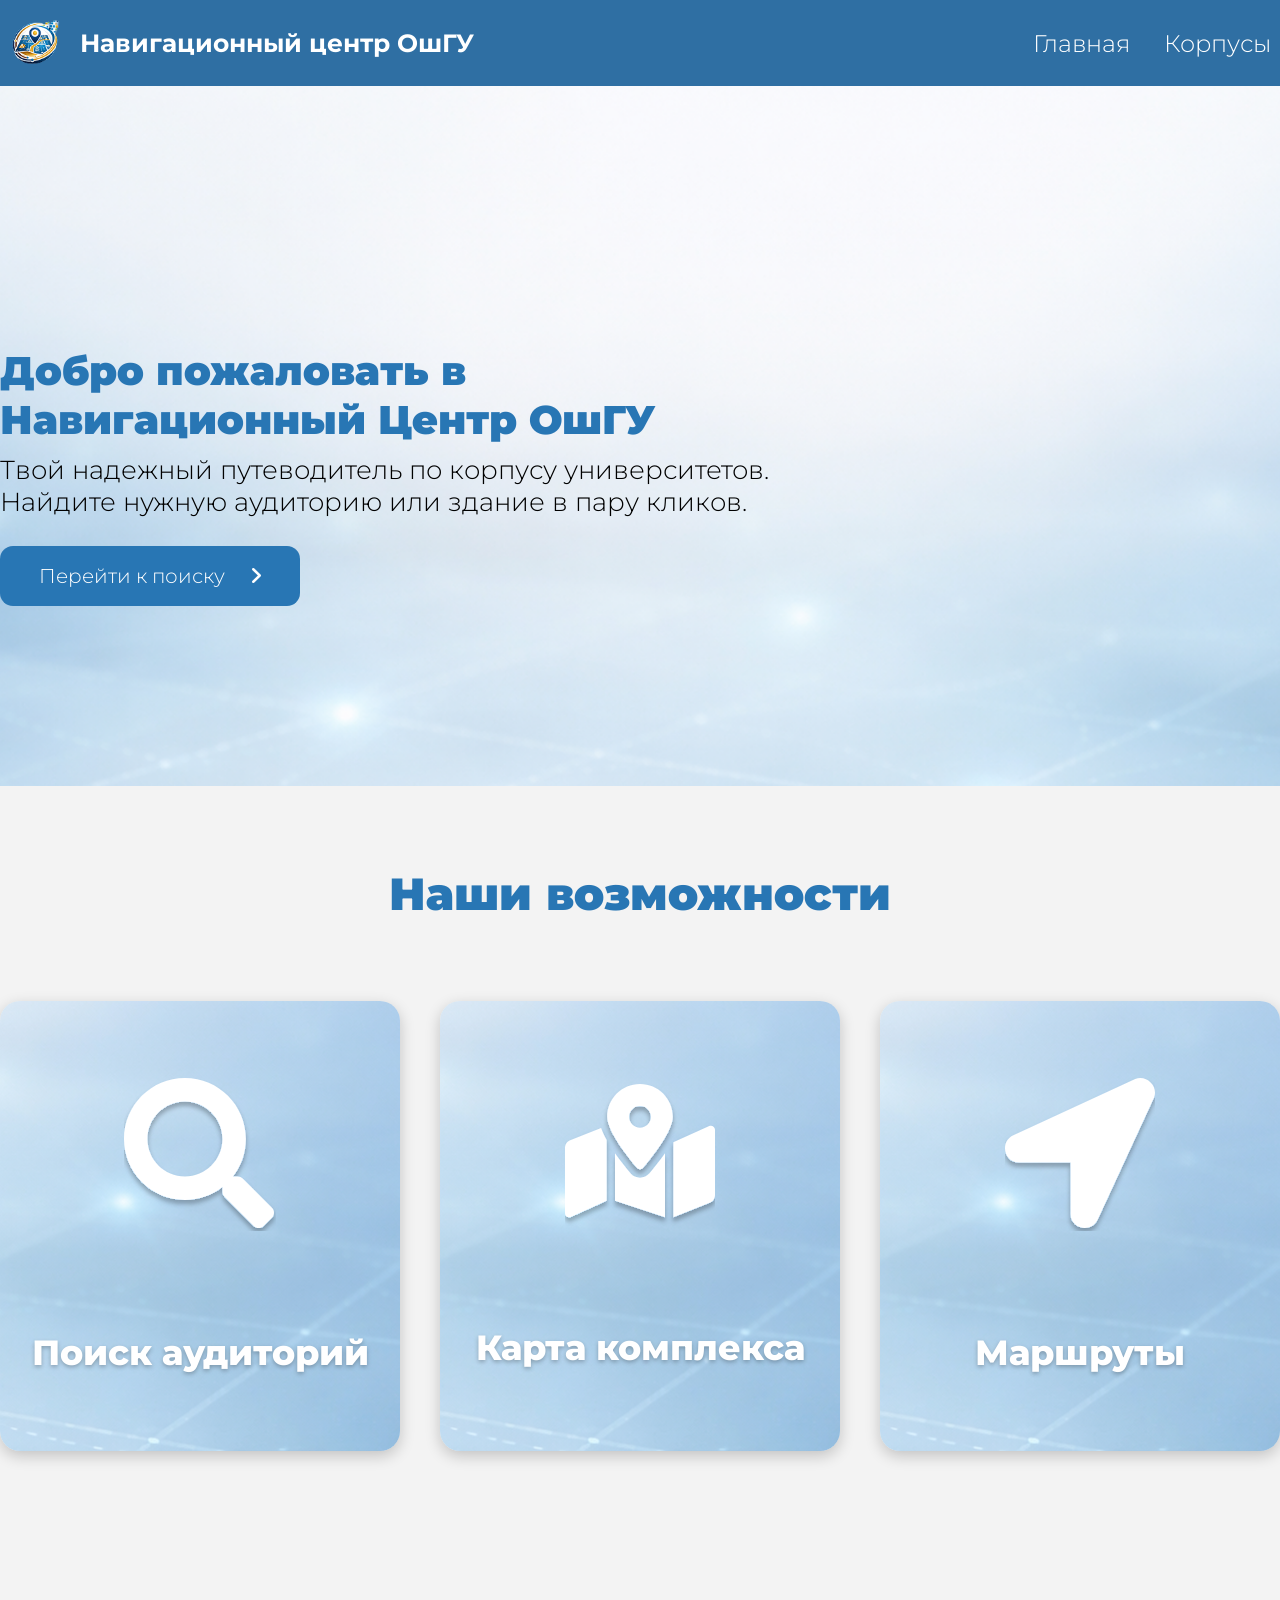
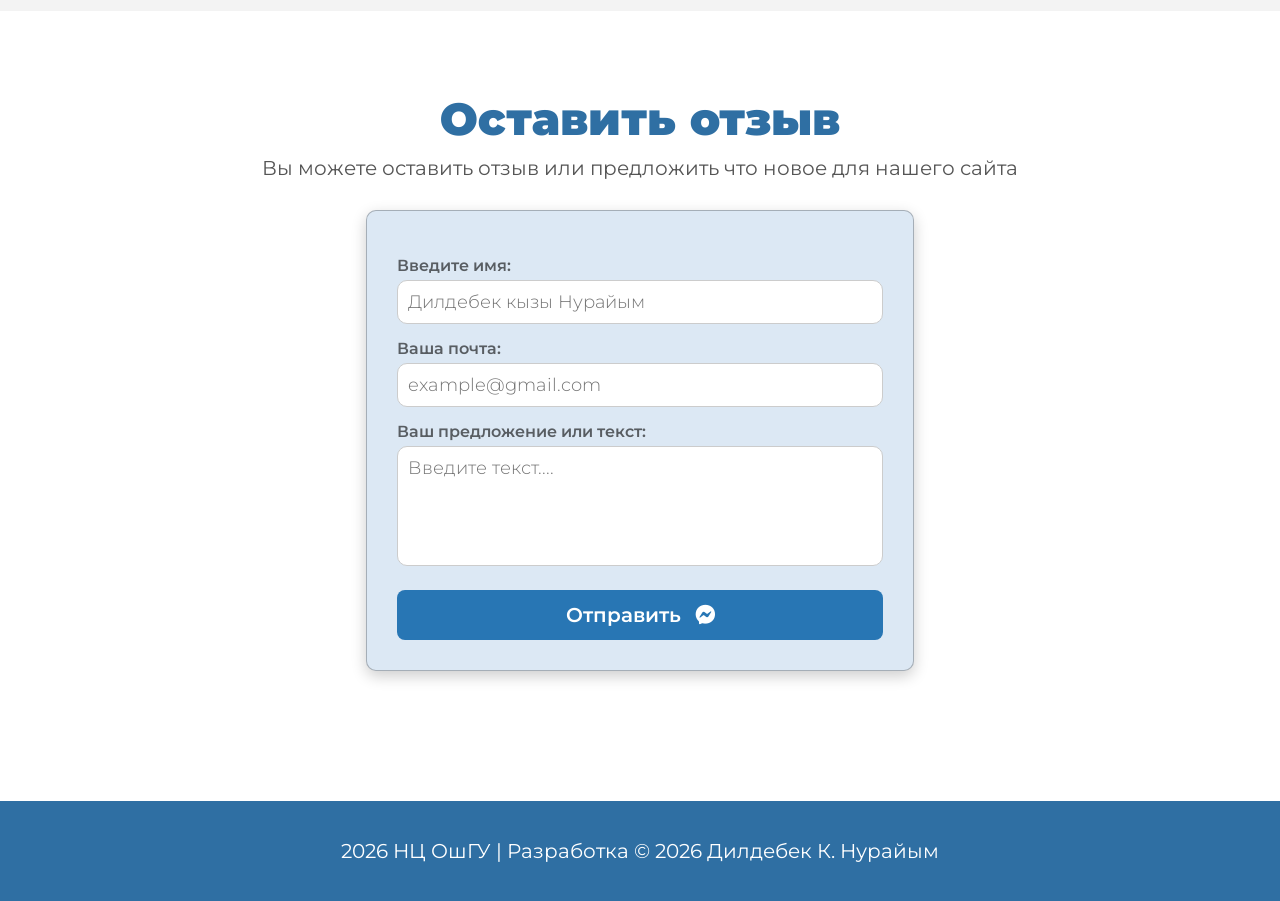
<file: index.html>
<!DOCTYPE html>
<html lang="ru">

<head>
    <meta charset="UTF-8">
    <meta name="viewport" content="width=device-width, initial-scale=1.0">
    <title>Навигационный центр ОшГУ</title>

    <link rel="stylesheet" href="css/style.css">

    <link href="https://fonts.googleapis.com/css2?family=Montserrat:wght@300;400;600;700;800;900&display=swap"
        rel="stylesheet">

    <link rel="stylesheet"
        href="https://cdnjs.cloudflare.com/ajax/libs/font-awesome/6.5.0/css/all.min.css">
</head>

<body>

    <!-- HEADER -->
    <header>
        <div class="container header-content">

            <div class="logo">
                <img src="assets/LogoNuraim.png" alt="logo">
                <span>Навигационный центр ОшГУ</span>
            </div>

            <!-- БУРГЕР -->
            <div class="burger">
                <i class="fa-solid fa-bars"></i>
            </div>

            <nav>
                <a href="./index.html">Главная</a>
                <a href="./corpus.html">Корпусы</a>
                <a href="./navigation.html">Навигация</a>
            </nav>

        </div>
    </header>

    <!-- HERO -->
    <section class="hero">
        <div class="container hero-content">

            <h1>
                Добро пожаловать в<br>
                Навигационный Центр ОшГУ
            </h1>

            <p>
                Твой надежный путеводитель по корпусу университетов.<br>
                Найдите нужную аудиторию или здание в пару кликов.
            </p>

            <a href="./navigation.html">
                <button class="main-btn">
                    Перейти к поиску
                    <i class="fa-solid fa-angle-right"></i>
                </button>
            </a>

        </div>
    </section>

    <!-- FEATURES -->
    <section class="features">

        <h2>Наши возможности</h2>

        <div class="features-grid">

            <!-- CARD 1 -->
            <div class="card">
                <!-- SVG -->
                <svg width="152" height="153" viewBox="0 0 152 153" fill="none" xmlns="http://www.w3.org/2000/svg">
                    <g filter="url(#filter0_d_8_90)">
                    <path d="M147.949 129.697L118.74 100.488C117.422 99.1699 115.635 98.4375 113.76 98.4375H108.984C117.07 88.0957 121.875 75.0879 121.875 60.9375C121.875 27.2754 94.5996 0 60.9375 0C27.2754 0 0 27.2754 0 60.9375C0 94.5996 27.2754 121.875 60.9375 121.875C75.0879 121.875 88.0957 117.07 98.4375 108.984V113.76C98.4375 115.635 99.1699 117.422 100.488 118.74L129.697 147.949C132.451 150.703 136.904 150.703 139.629 147.949L147.92 139.658C150.674 136.904 150.674 132.451 147.949 129.697ZM60.9375 98.4375C40.2246 98.4375 23.4375 81.6797 23.4375 60.9375C23.4375 40.2246 40.1953 23.4375 60.9375 23.4375C81.6504 23.4375 98.4375 40.1953 98.4375 60.9375C98.4375 81.6504 81.6797 98.4375 60.9375 98.4375Z" fill="white"/>
                    </g>
                    <defs>
                    <filter id="filter0_d_8_90" x="-4" y="0" width="157.989" height="158.015" filterUnits="userSpaceOnUse" color-interpolation-filters="sRGB">
                    <feFlood flood-opacity="0" result="BackgroundImageFix"/>
                    <feColorMatrix in="SourceAlpha" type="matrix" values="0 0 0 0 0 0 0 0 0 0 0 0 0 0 0 0 0 0 127 0" result="hardAlpha"/>
                    <feOffset dy="4"/>
                    <feGaussianBlur stdDeviation="2"/>
                    <feComposite in2="hardAlpha" operator="out"/>
                    <feColorMatrix type="matrix" values="0 0 0 0 0 0 0 0 0 0 0 0 0 0 0 0 0 0 0.25 0"/>
                    <feBlend mode="normal" in2="BackgroundImageFix" result="effect1_dropShadow_8_90"/>
                    <feBlend mode="normal" in="SourceGraphic" in2="effect1_dropShadow_8_90" result="shape"/>
                    </filter>
                    </defs>
                </svg>

                <p>Поиск аудиторий</p>
            </div>

            <!-- CARD 2 -->
            <div class="card">
                <svg width="150" height="142" viewBox="0 0 150 142" fill="none" xmlns="http://www.w3.org/2000/svg">
                    <g filter="url(#filter0_d_1_49)">
                    <path d="M75 0C56.8776 0 42.1875 14.6901 42.1875 32.8125C42.1875 47.4635 63.6328 74.1667 71.849 83.8594C73.513 85.8229 76.4896 85.8229 78.151 83.8594C86.3672 74.1667 107.812 47.4635 107.812 32.8125C107.812 14.6901 93.1224 0 75 0ZM75 43.75C68.9583 43.75 64.0625 38.8542 64.0625 32.8125C64.0625 26.7708 68.9583 21.875 75 21.875C81.0417 21.875 85.9375 26.7708 85.9375 32.8125C85.9375 38.8542 81.0417 43.75 75 43.75ZM5.23958 56.237C3.69317 56.8555 2.36753 57.9231 1.43362 59.3022C0.49971 60.6812 0.000370367 62.3084 0 63.974L0 129.161C0 132.109 2.97656 134.125 5.71354 133.031L41.6667 116.667V55.9687C39.3646 51.8073 37.4818 47.7552 36.1328 43.8802L5.23958 56.237ZM75 93.6641C71.3359 93.6641 67.8698 92.0547 65.4922 89.2474C60.3724 83.2057 54.9271 76.3255 50 69.2682V116.664L100 133.331V69.2708C95.0729 76.3255 89.6302 83.2083 84.5078 89.25C82.1302 92.0547 78.6641 93.6641 75 93.6641ZM144.286 41.9688L108.333 58.3333V133.333L144.76 118.763C146.307 118.145 147.633 117.077 148.567 115.698C149.501 114.319 150 112.692 150 111.026V45.8385C150 42.8906 147.023 40.875 144.286 41.9688Z" fill="white"/>
                    </g>
                    <defs>
                    <filter id="filter0_d_1_49" x="-4" y="0" width="158" height="141.333" filterUnits="userSpaceOnUse" color-interpolation-filters="sRGB">
                    <feFlood flood-opacity="0" result="BackgroundImageFix"/>
                    <feColorMatrix in="SourceAlpha" type="matrix" values="0 0 0 0 0 0 0 0 0 0 0 0 0 0 0 0 0 0 127 0" result="hardAlpha"/>
                    <feOffset dy="4"/>
                    <feGaussianBlur stdDeviation="2"/>
                    <feComposite in2="hardAlpha" operator="out"/>
                    <feColorMatrix type="matrix" values="0 0 0 0 0 0 0 0 0 0 0 0 0 0 0 0 0 0 0.25 0"/>
                    <feBlend mode="normal" in2="BackgroundImageFix" result="effect1_dropShadow_1_49"/>
                    <feBlend mode="normal" in="SourceGraphic" in2="effect1_dropShadow_1_49" result="shape"/>
                    </filter>
                    </defs>
                </svg> 

                <p>Карта комплекса</p>
            </div>

            <!-- CARD 3 -->
            <div class="card">
                <svg width="150" height="153" viewBox="0 0 150 153" fill="none" xmlns="http://www.w3.org/2000/svg">
                    <g filter="url(#filter0_d_1_64)">
                    <path d="M130.231 1.03084L8.41997 57.2515C-5.63374 63.8111 -0.949172 84.4244 14.042 84.4244H65.5782V135.961C65.5782 150.952 86.1915 155.639 92.751 141.583L148.972 19.772C153.656 8.52497 141.475 -3.65666 130.231 1.03084Z" fill="white"/>
                    </g>
                    <defs>
                    <filter id="filter0_d_1_64" x="-3.99805" y="0" width="158" height="158.002" filterUnits="userSpaceOnUse" color-interpolation-filters="sRGB">
                    <feFlood flood-opacity="0" result="BackgroundImageFix"/>
                    <feColorMatrix in="SourceAlpha" type="matrix" values="0 0 0 0 0 0 0 0 0 0 0 0 0 0 0 0 0 0 127 0" result="hardAlpha"/>
                    <feOffset dy="4"/>
                    <feGaussianBlur stdDeviation="2"/>
                    <feComposite in2="hardAlpha" operator="out"/>
                    <feColorMatrix type="matrix" values="0 0 0 0 0 0 0 0 0 0 0 0 0 0 0 0 0 0 0.25 0"/>
                    <feBlend mode="normal" in2="BackgroundImageFix" result="effect1_dropShadow_1_64"/>
                    <feBlend mode="normal" in="SourceGraphic" in2="effect1_dropShadow_1_64" result="shape"/>
                    </filter>
                    </defs>
                </svg>

                <p>Маршруты</p>
            </div>

        </div>

    </section>

    <!-- FEEDBACK -->
    <section class="feedback">

        <h2>Оставить отзыв</h2>

        <p class="subtitle">
            Вы можете оставить отзыв или предложить что новое для нашего сайта
        </p>

        <div class="form-box">

            <form>

                <label>Введите имя:</label>
                <input type="text" placeholder="Дилдебек кызы Нурайым">

                <label>Ваша почта:</label>
                <input type="email" placeholder="example@gmail.com">

                <label>Ваш предложение или текст:</label>
                <textarea placeholder="Введите текст...."></textarea>

                <button class="send-btn">
                    Отправить
                    <i class="fab fa-facebook-messenger"></i>
                </button>

            </form>

        </div>

    </section>

    <!-- FOOTER -->
    <footer>
        2026 НЦ ОшГУ | Разработка © 2026 Дилдебек К. Нурайым
    </footer>

    <!-- JS для бургера -->
    <script>
        const burger = document.querySelector('.burger');
        const nav = document.querySelector('nav');

        burger.addEventListener('click', () => {
            nav.classList.toggle('active');
        });
    </script>

</body>

</html>
</file>
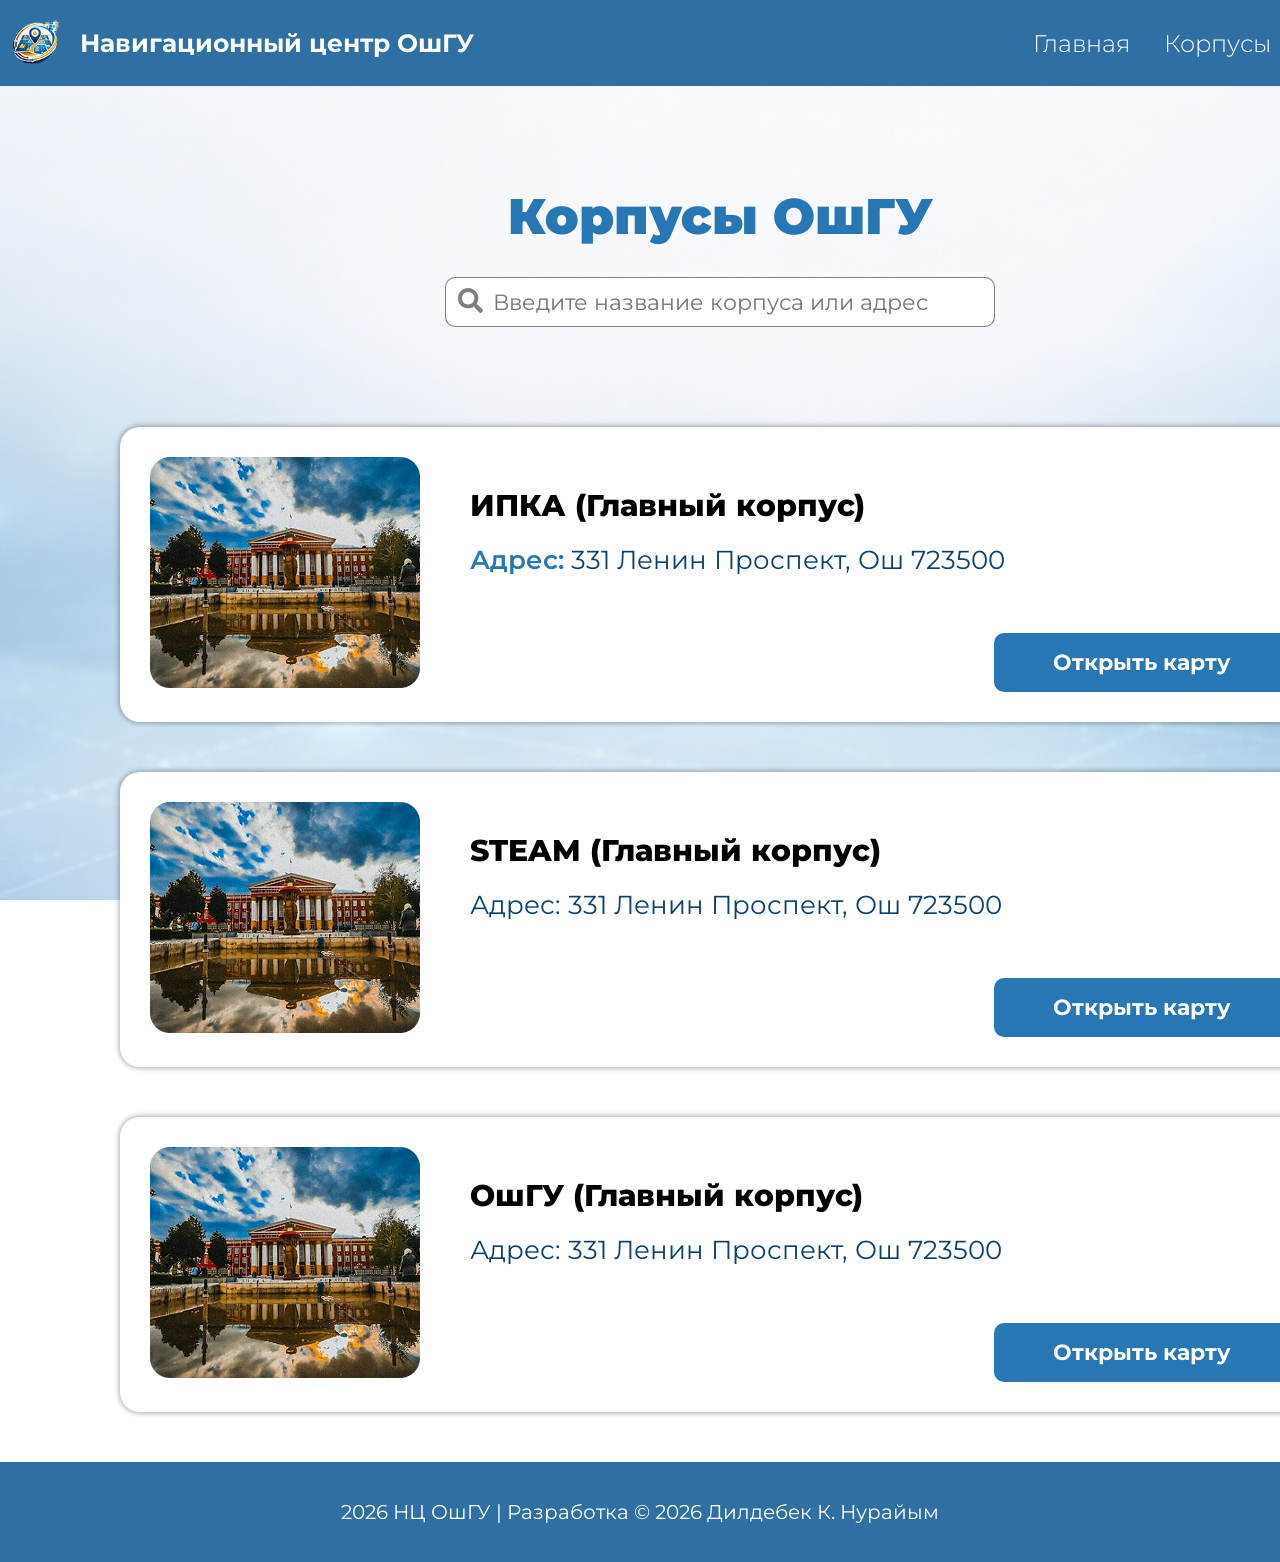
<file: corpus.html>
<!DOCTYPE html>
<html lang="ru">

<head>
    <meta charset="UTF-8">
    <meta name="viewport" content="width=device-width, initial-scale=1.0">
    <title>Навигационный центр ОшГУ</title>

    <link rel="stylesheet" href="css/corpus.css">

    <link href="https://fonts.googleapis.com/css2?family=Montserrat:wght@300;400;600;700;800;900&display=swap"
        rel="stylesheet">

    <link rel="stylesheet"
        href="https://cdnjs.cloudflare.com/ajax/libs/font-awesome/6.5.0/css/all.min.css">
</head>

<body>

    <!-- HEADER -->
    <header>
        <div class="container header-content">

            <div class="logo">
                <img src="assets/LogoNuraim.png" alt="logo">
                <span>Навигационный центр ОшГУ</span>
            </div>

            <!-- БУРГЕР -->
            <div class="burger">
                <i class="fa-solid fa-bars"></i>
            </div>

            <nav>
                <a href="./index.html">Главная</a>
                <a href="./corpus.html">Корпусы</a>
                <a href="./navigation.html">Навигация</a>
            </nav>

        </div>
    </header>

    <section class="search_and_title">
        <div class="container">
            <div class="content_search_title">
                <h1>Корпусы ОшГУ</h1>

                <div class="search_block">
                    <span>
                        <svg width="25" height="25" viewBox="0 0 25 25" fill="none" xmlns="http://www.w3.org/2000/svg">
                            <g clip-path="url(#clip0_11_99)">
                            <path d="M24.6582 21.6162L19.79 16.748C19.5703 16.5283 19.2725 16.4062 18.96 16.4062H18.1641C19.5117 14.6826 20.3125 12.5146 20.3125 10.1562C20.3125 4.5459 15.7666 0 10.1562 0C4.5459 0 0 4.5459 0 10.1562C0 15.7666 4.5459 20.3125 10.1562 20.3125C12.5146 20.3125 14.6826 19.5117 16.4062 18.1641V18.96C16.4062 19.2725 16.5283 19.5703 16.748 19.79L21.6162 24.6582C22.0752 25.1172 22.8174 25.1172 23.2715 24.6582L24.6533 23.2764C25.1123 22.8174 25.1123 22.0752 24.6582 21.6162ZM10.1562 16.4062C6.7041 16.4062 3.90625 13.6133 3.90625 10.1562C3.90625 6.7041 6.69922 3.90625 10.1562 3.90625C13.6084 3.90625 16.4062 6.69922 16.4062 10.1562C16.4062 13.6084 13.6133 16.4062 10.1562 16.4062Z" fill="black" fill-opacity="0.5"/>
                            </g>
                            <defs>
                            <clipPath id="clip0_11_99">
                            <rect width="25" height="25" fill="white"/>
                            </clipPath>
                            </defs>
                        </svg>
                    </span>
                    <input type="text" id="search_content" placeholder="Введите название корпуса или адрес">
                </div>
            </div>
        </div>
    </section>

    <section class="cards_blocks">
        <div class="container">
            <div class="cards_blocks_items">
                <div class="card_block">
                    <div class="card_image">
                        <img src="./assets/UniversityImage.png" alt="">
                    </div>

                    <div class="card_content_description">
                        <h3>ИПКА (Главный корпус)</h3>
                        <p><span>Адрес:</span> 331 Ленин Проспект, Ош 723500</p>
                        <a href="./map.html">Открыть карту</a>
                    </div>
                </div>

                <div class="card_block">
                    <div class="card_image">
                        <img src="./assets/UniversityImage.png" alt="">
                    </div>

                    <div class="card_content_description">
                        <h3>STEAM (Главный корпус)</h3>
                        <p>Адрес: 331 Ленин Проспект, Ош 723500</p>
                        <a href="">Открыть карту</a>
                    </div>
                </div>

                <div class="card_block">
                    <div class="card_image">
                        <img src="./assets/UniversityImage.png" alt="">
                    </div>

                    <div class="card_content_description">
                        <h3>ОшГУ (Главный корпус)</h3>
                        <p>Адрес: 331 Ленин Проспект, Ош 723500</p>
                        <a href="">Открыть карту</a>
                    </div>
                </div>

                <p id="noResults" style="display: none; text-align: center; font-size: 24px; font-weight: 600; color: #0D416B;">
                    По вашему запросу нечего не найдено
                </p>
            </div>
            
        </div>

    </section>





    <!-- FOOTER -->
    <footer>
        2026 НЦ ОшГУ | Разработка © 2026 Дилдебек К. Нурайым
    </footer>

    <!-- JS для бургера -->
    <script>
        const burger = document.querySelector('.burger');
        const nav = document.querySelector('nav');

        burger.addEventListener('click', () => {
            nav.classList.toggle('active');
        });
    </script>
    <script>
        const searchInput = document.getElementById("search_content");
        const cards = document.querySelectorAll(".card_block");
        const noResults = document.getElementById("noResults");

        searchInput.addEventListener("input", function () {
            const value = this.value.toLowerCase();
            let found = false;

            cards.forEach(card => {
                const title = card.querySelector("h3").textContent.toLowerCase();
                const address = card.querySelector("p").textContent.toLowerCase();

                if (title.includes(value) || address.includes(value)) {
                    card.style.display = "flex";
                    found = true;
                } else {
                    card.style.display = "none";
                }
            });

            // показываем или скрываем текст
            if (found) {
                noResults.style.display = "none";
            } else {
                noResults.style.display = "block";
            }
        });
    </script>

</body>

</html>
</file>
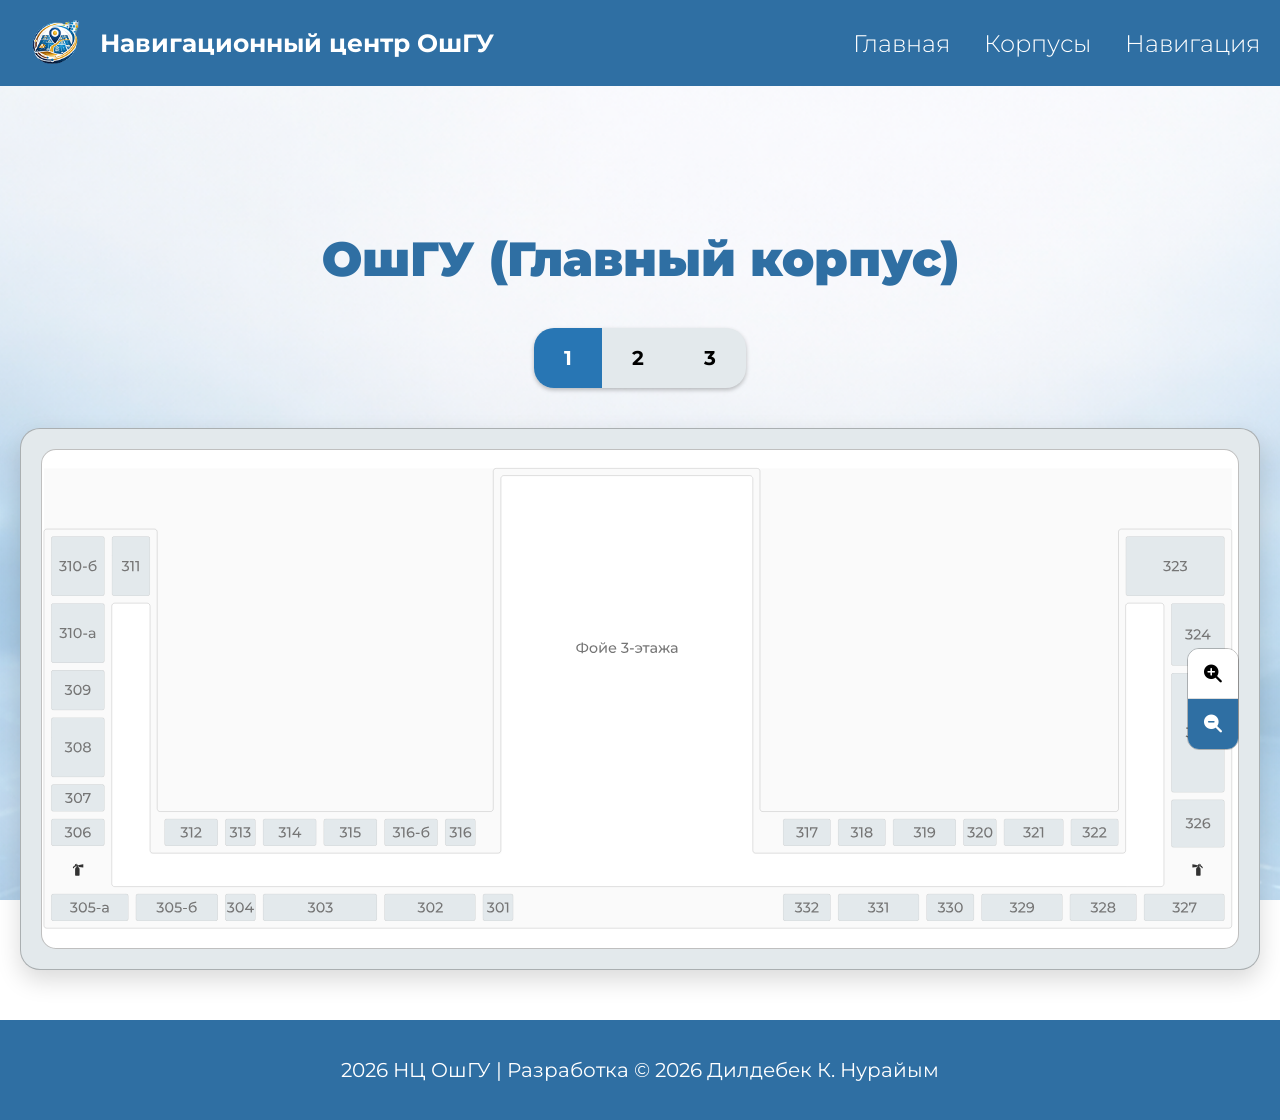
<file: map.html>
<!DOCTYPE html>
<html lang="ru">

<head>
    <meta charset="UTF-8">
    <meta name="viewport" content="width=device-width, initial-scale=1.0">
    <title>Навигационный центр ОшГУ</title>

    <link rel="stylesheet" href="css/map.css">

    <link href="https://fonts.googleapis.com/css2?family=Montserrat:wght@300;400;600;700;800;900&display=swap"
        rel="stylesheet">

    <link rel="stylesheet"
        href="https://cdnjs.cloudflare.com/ajax/libs/font-awesome/6.5.0/css/all.min.css">
</head>

<body>

    <!-- HEADER -->
    <header>
        <div class="container header-content">

            <div class="logo">
                <img src="assets/LogoNuraim.png" alt="logo">
                <span>Навигационный центр ОшГУ</span>
            </div>

            <!-- БУРГЕР -->
            <div class="burger">
                <i class="fa-solid fa-bars"></i>
            </div>

            <nav>
                <a href="./index.html">Главная</a>
                <a href="./corpus.html">Корпусы</a>
                <a href="./navigation.html">Навигация</a>
            </nav>

        </div>
    </header>

    <div class="container">
        <div class="map-ui">

            <h1 class="map-title">ОшГУ (Главный корпус)</h1>

            <div class="floors">
                <button class="active">1</button>
                <button>2</button>
                <button>3</button>
            </div>

            <div class="map-wrapper">

                <div class="map-inner">

                    <div id="map">
                        <svg width="auto" height="auto" viewBox="0 0 2502 971" fill="none" xmlns="http://www.w3.org/2000/svg">
                            <rect width="2485" height="962" transform="translate(4 3)" fill="#FAFAFA"/>
                            <rect x="2267" y="285" width="80" height="593" rx="6" fill="white"/>
                            <rect x="146" y="878" width="69" height="2201" rx="6" transform="rotate(-90 146 878)" fill="white"/>
                            <rect x="146" y="285" width="80" height="593" rx="6" fill="white"/>
                            <rect width="526" height="802" transform="translate(961 19)" fill="white"/>
                            <path d="M1129.86 387.59C1127.3 387.59 1125.11 387.24 1123.29 386.54C1121.47 385.82 1120.08 384.78 1119.12 383.42C1118.16 382.06 1117.68 380.41 1117.68 378.47C1117.68 376.53 1118.16 374.88 1119.12 373.52C1120.08 372.16 1121.47 371.12 1123.29 370.4C1125.11 369.68 1127.3 369.32 1129.86 369.32C1129.9 369.32 1129.97 369.32 1130.07 369.32C1130.19 369.32 1130.3 369.32 1130.4 369.32C1130.52 369.32 1130.59 369.32 1130.61 369.32C1133.17 369.32 1135.35 369.68 1137.15 370.4C1138.97 371.12 1140.36 372.16 1141.32 373.52C1142.28 374.88 1142.76 376.53 1142.76 378.47C1142.76 380.39 1142.28 382.04 1141.32 383.42C1140.38 384.78 1139.01 385.82 1137.21 386.54C1135.43 387.24 1133.27 387.59 1130.73 387.59C1130.69 387.59 1130.6 387.59 1130.46 387.59C1130.34 387.59 1130.22 387.59 1130.1 387.59C1129.98 387.59 1129.9 387.59 1129.86 387.59ZM1130.19 385.25C1130.23 385.25 1130.28 385.25 1130.34 385.25C1130.4 385.25 1130.43 385.25 1130.43 385.25C1132.47 385.23 1134.19 384.97 1135.59 384.47C1136.99 383.95 1138.05 383.19 1138.77 382.19C1139.51 381.17 1139.88 379.92 1139.88 378.44C1139.88 376.98 1139.51 375.75 1138.77 374.75C1138.03 373.75 1136.96 372.99 1135.56 372.47C1134.18 371.95 1132.49 371.69 1130.49 371.69C1130.47 371.69 1130.42 371.69 1130.34 371.69C1130.28 371.69 1130.23 371.69 1130.19 371.69C1128.13 371.69 1126.38 371.95 1124.94 372.47C1123.52 372.97 1122.44 373.72 1121.7 374.72C1120.96 375.72 1120.59 376.97 1120.59 378.47C1120.59 379.97 1120.97 381.22 1121.73 382.22C1122.49 383.22 1123.58 383.98 1125 384.5C1126.44 385 1128.17 385.25 1130.19 385.25ZM1128.84 389.78V367.22H1131.63V389.78H1128.84ZM1153.71 389.18C1152.11 389.18 1150.69 388.83 1149.45 388.13C1148.21 387.43 1147.23 386.47 1146.51 385.25C1145.79 384.01 1145.43 382.61 1145.43 381.05C1145.43 379.47 1145.79 378.07 1146.51 376.85C1147.23 375.63 1148.21 374.68 1149.45 374C1150.69 373.3 1152.11 372.95 1153.71 372.95C1155.29 372.95 1156.7 373.3 1157.94 374C1159.2 374.68 1160.18 375.63 1160.88 376.85C1161.6 378.05 1161.96 379.45 1161.96 381.05C1161.96 382.63 1161.6 384.03 1160.88 385.25C1160.18 386.47 1159.2 387.43 1157.94 388.13C1156.7 388.83 1155.29 389.18 1153.71 389.18ZM1153.71 386.66C1154.73 386.66 1155.64 386.43 1156.44 385.97C1157.26 385.51 1157.9 384.86 1158.36 384.02C1158.82 383.16 1159.05 382.17 1159.05 381.05C1159.05 379.91 1158.82 378.93 1158.36 378.11C1157.9 377.27 1157.26 376.62 1156.44 376.16C1155.64 375.7 1154.73 375.47 1153.71 375.47C1152.69 375.47 1151.78 375.7 1150.98 376.16C1150.18 376.62 1149.54 377.27 1149.06 378.11C1148.58 378.93 1148.34 379.91 1148.34 381.05C1148.34 382.17 1148.58 383.16 1149.06 384.02C1149.54 384.86 1150.18 385.51 1150.98 385.97C1151.78 386.43 1152.69 386.66 1153.71 386.66ZM1166.12 389V373.1H1169V384.68L1178.75 373.1H1181.36V389H1178.48V377.42L1168.76 389H1166.12ZM1173.56 371.03C1172.1 371.03 1170.95 370.68 1170.11 369.98C1169.29 369.26 1168.87 368.23 1168.85 366.89H1170.8C1170.82 367.65 1171.07 368.25 1171.55 368.69C1172.05 369.13 1172.71 369.35 1173.53 369.35C1174.35 369.35 1175.01 369.13 1175.51 368.69C1176.01 368.25 1176.27 367.65 1176.29 366.89H1178.3C1178.28 368.23 1177.85 369.26 1177.01 369.98C1176.17 370.68 1175.02 371.03 1173.56 371.03ZM1194.03 389.18C1192.33 389.18 1190.83 388.83 1189.53 388.13C1188.25 387.43 1187.25 386.47 1186.53 385.25C1185.83 384.03 1185.48 382.63 1185.48 381.05C1185.48 379.47 1185.82 378.07 1186.5 376.85C1187.2 375.63 1188.15 374.68 1189.35 374C1190.57 373.3 1191.94 372.95 1193.46 372.95C1195 372.95 1196.36 373.29 1197.54 373.97C1198.72 374.65 1199.64 375.61 1200.3 376.85C1200.98 378.07 1201.32 379.5 1201.32 381.14C1201.32 381.26 1201.31 381.4 1201.29 381.56C1201.29 381.72 1201.28 381.87 1201.26 382.01H1187.73V379.94H1199.76L1198.59 380.66C1198.61 379.64 1198.4 378.73 1197.96 377.93C1197.52 377.13 1196.91 376.51 1196.13 376.07C1195.37 375.61 1194.48 375.38 1193.46 375.38C1192.46 375.38 1191.57 375.61 1190.79 376.07C1190.01 376.51 1189.4 377.14 1188.96 377.96C1188.52 378.76 1188.3 379.68 1188.3 380.72V381.2C1188.3 382.26 1188.54 383.21 1189.02 384.05C1189.52 384.87 1190.21 385.51 1191.09 385.97C1191.97 386.43 1192.98 386.66 1194.12 386.66C1195.06 386.66 1195.91 386.5 1196.67 386.18C1197.45 385.86 1198.13 385.38 1198.71 384.74L1200.3 386.6C1199.58 387.44 1198.68 388.08 1197.6 388.52C1196.54 388.96 1195.35 389.18 1194.03 389.18ZM1218.91 389.24C1217.43 389.24 1215.99 389.01 1214.59 388.55C1213.21 388.09 1212.08 387.47 1211.2 386.69L1212.58 384.32C1213.28 384.98 1214.19 385.52 1215.31 385.94C1216.43 386.36 1217.63 386.57 1218.91 386.57C1220.47 386.57 1221.68 386.24 1222.54 385.58C1223.42 384.9 1223.86 383.99 1223.86 382.85C1223.86 381.75 1223.44 380.87 1222.6 380.21C1221.78 379.53 1220.47 379.19 1218.67 379.19H1216.99V377.09L1223.23 369.41L1223.65 370.61H1212.16V368H1226.02V370.04L1219.81 377.69L1218.25 376.76H1219.24C1221.78 376.76 1223.68 377.33 1224.94 378.47C1226.22 379.61 1226.86 381.06 1226.86 382.82C1226.86 384 1226.57 385.08 1225.99 386.06C1225.41 387.04 1224.53 387.82 1223.35 388.4C1222.19 388.96 1220.71 389.24 1218.91 389.24ZM1229.93 382.01V379.52H1238V382.01H1229.93ZM1247.08 389.21C1245.72 389.21 1244.46 388.99 1243.3 388.55C1242.16 388.11 1241.2 387.47 1240.42 386.63L1242.1 384.95C1242.76 385.59 1243.49 386.07 1244.29 386.39C1245.11 386.69 1246 386.84 1246.96 386.84C1248.12 386.84 1249.15 386.6 1250.05 386.12C1250.95 385.62 1251.66 384.93 1252.18 384.05C1252.72 383.17 1252.99 382.17 1252.99 381.05C1252.99 379.93 1252.72 378.94 1252.18 378.08C1251.66 377.2 1250.95 376.51 1250.05 376.01C1249.15 375.51 1248.12 375.26 1246.96 375.26C1246 375.26 1245.11 375.42 1244.29 375.74C1243.49 376.06 1242.76 376.54 1242.1 377.18L1240.42 375.53C1241.2 374.67 1242.16 374.02 1243.3 373.58C1244.46 373.14 1245.72 372.92 1247.08 372.92C1248.72 372.92 1250.19 373.27 1251.49 373.97C1252.79 374.67 1253.81 375.63 1254.55 376.85C1255.29 378.07 1255.66 379.47 1255.66 381.05C1255.66 382.61 1255.29 384.01 1254.55 385.25C1253.81 386.49 1252.79 387.46 1251.49 388.16C1250.19 388.86 1248.72 389.21 1247.08 389.21ZM1244.95 382.01V379.88H1253.86V382.01H1244.95ZM1262.31 389V374.87L1263.03 375.62H1256.49V373.1H1271.01V375.62H1264.5L1265.19 374.87V389H1262.31ZM1283.71 389V385.64L1283.56 385.01V379.28C1283.56 378.06 1283.2 377.12 1282.48 376.46C1281.78 375.78 1280.72 375.44 1279.3 375.44C1278.36 375.44 1277.44 375.6 1276.54 375.92C1275.64 376.22 1274.88 376.63 1274.26 377.15L1273.06 374.99C1273.88 374.33 1274.86 373.83 1276 373.49C1277.16 373.13 1278.37 372.95 1279.63 372.95C1281.81 372.95 1283.49 373.48 1284.67 374.54C1285.85 375.6 1286.44 377.22 1286.44 379.4V389H1283.71ZM1278.49 389.18C1277.31 389.18 1276.27 388.98 1275.37 388.58C1274.49 388.18 1273.81 387.63 1273.33 386.93C1272.85 386.21 1272.61 385.4 1272.61 384.5C1272.61 383.64 1272.81 382.86 1273.21 382.16C1273.63 381.46 1274.3 380.9 1275.22 380.48C1276.16 380.06 1277.42 379.85 1279 379.85H1284.04V381.92H1279.12C1277.68 381.92 1276.71 382.16 1276.21 382.64C1275.71 383.12 1275.46 383.7 1275.46 384.38C1275.46 385.16 1275.77 385.79 1276.39 386.27C1277.01 386.73 1277.87 386.96 1278.97 386.96C1280.05 386.96 1280.99 386.72 1281.79 386.24C1282.61 385.76 1283.2 385.06 1283.56 384.14L1284.13 386.12C1283.75 387.06 1283.08 387.81 1282.12 388.37C1281.16 388.91 1279.95 389.18 1278.49 389.18ZM1310.49 389L1305.42 381.26L1307.79 379.82L1313.91 389H1310.49ZM1289.22 389L1295.31 379.82L1297.68 381.26L1292.64 389H1289.22ZM1295.07 381.38L1289.64 373.1H1292.7L1297.77 381.02L1295.07 381.38ZM1295.85 382.28V379.82H1300.98V382.28H1295.85ZM1300.11 389V373.1H1302.99V389H1300.11ZM1302.12 382.28V379.82H1307.28V382.28H1302.12ZM1308.06 381.38L1305.33 381.02L1310.4 373.1H1313.49L1308.06 381.38ZM1326.54 389V385.64L1326.39 385.01V379.28C1326.39 378.06 1326.03 377.12 1325.31 376.46C1324.61 375.78 1323.55 375.44 1322.13 375.44C1321.19 375.44 1320.27 375.6 1319.37 375.92C1318.47 376.22 1317.71 376.63 1317.09 377.15L1315.89 374.99C1316.71 374.33 1317.69 373.83 1318.83 373.49C1319.99 373.13 1321.2 372.95 1322.46 372.95C1324.64 372.95 1326.32 373.48 1327.5 374.54C1328.68 375.6 1329.27 377.22 1329.27 379.4V389H1326.54ZM1321.32 389.18C1320.14 389.18 1319.1 388.98 1318.2 388.58C1317.32 388.18 1316.64 387.63 1316.16 386.93C1315.68 386.21 1315.44 385.4 1315.44 384.5C1315.44 383.64 1315.64 382.86 1316.04 382.16C1316.46 381.46 1317.13 380.9 1318.05 380.48C1318.99 380.06 1320.25 379.85 1321.83 379.85H1326.87V381.92H1321.95C1320.51 381.92 1319.54 382.16 1319.04 382.64C1318.54 383.12 1318.29 383.7 1318.29 384.38C1318.29 385.16 1318.6 385.79 1319.22 386.27C1319.84 386.73 1320.7 386.96 1321.8 386.96C1322.88 386.96 1323.82 386.72 1324.62 386.24C1325.44 385.76 1326.03 385.06 1326.39 384.14L1326.96 386.12C1326.58 387.06 1325.91 387.81 1324.95 388.37C1323.99 388.91 1322.78 389.18 1321.32 389.18Z" fill="#767676"/>
                            <g clip-path="url(#clip0_64_41)">
                            <path d="M146 264V186.165V151C146 147.686 148.686 145 152 145H220C223.314 145 226 147.686 226 151V264C226 267.314 223.314 270 220 270H152C148.686 270 146 267.314 146 264Z" fill="#E3E9EC" stroke="#C3C3C3"/>
                            <path d="M174.173 218.24C172.693 218.24 171.253 218.01 169.853 217.55C168.473 217.09 167.343 216.47 166.463 215.69L167.843 213.32C168.543 213.98 169.453 214.52 170.573 214.94C171.693 215.36 172.893 215.57 174.173 215.57C175.733 215.57 176.943 215.24 177.803 214.58C178.683 213.9 179.123 212.99 179.123 211.85C179.123 210.75 178.703 209.87 177.863 209.21C177.043 208.53 175.733 208.19 173.933 208.19H172.253V206.09L178.493 198.41L178.913 199.61H167.423V197H181.283V199.04L175.073 206.69L173.513 205.76H174.503C177.043 205.76 178.943 206.33 180.203 207.47C181.483 208.61 182.123 210.06 182.123 211.82C182.123 213 181.833 214.08 181.253 215.06C180.673 216.04 179.793 216.82 178.613 217.4C177.453 217.96 175.973 218.24 174.173 218.24ZM188.46 218V198.2L189.75 199.61H183.72V197H191.43V218H188.46ZM199.564 218V198.2L200.854 199.61H194.824V197H202.534V218H199.564Z" fill="#767676"/>
                            </g>
                            <g clip-path="url(#clip1_64_41)">
                            <path d="M19 264V186.165V151C19 147.686 21.6863 145 25 145H125C128.314 145 131 147.686 131 151V264C131 267.314 128.314 270 125 270H25C21.6863 270 19 267.314 19 264Z" fill="#E3E9EC" stroke="#C3C3C3"/>
                            <path d="M43.3405 218.24C41.8605 218.24 40.4205 218.01 39.0205 217.55C37.6405 217.09 36.5105 216.47 35.6305 215.69L37.0105 213.32C37.7105 213.98 38.6205 214.52 39.7405 214.94C40.8605 215.36 42.0605 215.57 43.3405 215.57C44.9005 215.57 46.1105 215.24 46.9705 214.58C47.8505 213.9 48.2905 212.99 48.2905 211.85C48.2905 210.75 47.8705 209.87 47.0305 209.21C46.2105 208.53 44.9005 208.19 43.1005 208.19H41.4205V206.09L47.6605 198.41L48.0805 199.61H36.5905V197H50.4505V199.04L44.2405 206.69L42.6805 205.76H43.6705C46.2105 205.76 48.1105 206.33 49.3705 207.47C50.6505 208.61 51.2905 210.06 51.2905 211.82C51.2905 213 51.0005 214.08 50.4205 215.06C49.8405 216.04 48.9605 216.82 47.7805 217.4C46.6205 217.96 45.1405 218.24 43.3405 218.24ZM57.6284 218V198.2L58.9184 199.61H52.8884V197H60.5984V218H57.6284ZM73.772 218.24C72.132 218.24 70.662 217.82 69.362 216.98C68.082 216.14 67.062 214.92 66.302 213.32C65.562 211.72 65.192 209.78 65.192 207.5C65.192 205.22 65.562 203.28 66.302 201.68C67.062 200.08 68.082 198.86 69.362 198.02C70.662 197.18 72.132 196.76 73.772 196.76C75.392 196.76 76.852 197.18 78.152 198.02C79.452 198.86 80.472 200.08 81.212 201.68C81.952 203.28 82.322 205.22 82.322 207.5C82.322 209.78 81.952 211.72 81.212 213.32C80.472 214.92 79.452 216.14 78.152 216.98C76.852 217.82 75.392 218.24 73.772 218.24ZM73.772 215.57C74.872 215.57 75.832 215.27 76.652 214.67C77.492 214.07 78.142 213.17 78.602 211.97C79.082 210.77 79.322 209.28 79.322 207.5C79.322 205.72 79.082 204.23 78.602 203.03C78.142 201.83 77.492 200.93 76.652 200.33C75.832 199.73 74.872 199.43 73.772 199.43C72.672 199.43 71.702 199.73 70.862 200.33C70.022 200.93 69.362 201.83 68.882 203.03C68.422 204.23 68.192 205.72 68.192 207.5C68.192 209.28 68.422 210.77 68.882 211.97C69.362 213.17 70.022 214.07 70.862 214.67C71.702 215.27 72.672 215.57 73.772 215.57ZM85.6768 211.01V208.52H93.7468V211.01H85.6768ZM105.796 218.24C104.476 218.24 103.306 218.03 102.286 217.61C101.286 217.19 100.426 216.57 99.7063 215.75C98.9863 214.91 98.4363 213.86 98.0563 212.6C97.6963 211.32 97.5163 209.82 97.5163 208.1C97.5163 206.74 97.6363 205.52 97.8763 204.44C98.1163 203.36 98.4563 202.4 98.8963 201.56C99.3563 200.72 99.9163 199.99 100.576 199.37C101.256 198.75 102.016 198.24 102.856 197.84C103.716 197.42 104.656 197.1 105.676 196.88L112.936 195.26L113.356 197.93L106.666 199.37C106.266 199.45 105.786 199.57 105.226 199.73C104.666 199.89 104.096 200.14 103.516 200.48C102.936 200.8 102.396 201.25 101.896 201.83C101.396 202.41 100.996 203.17 100.696 204.11C100.396 205.03 100.246 206.17 100.246 207.53C100.246 207.91 100.256 208.2 100.276 208.4C100.296 208.6 100.316 208.8 100.336 209C100.376 209.2 100.406 209.5 100.426 209.9L99.2263 208.67C99.5463 207.57 100.056 206.61 100.756 205.79C101.456 204.97 102.296 204.34 103.276 203.9C104.276 203.44 105.366 203.21 106.546 203.21C108.026 203.21 109.336 203.53 110.476 204.17C111.636 204.81 112.546 205.69 113.206 206.81C113.866 207.93 114.196 209.21 114.196 210.65C114.196 212.11 113.846 213.42 113.146 214.58C112.466 215.72 111.496 216.62 110.236 217.28C108.976 217.92 107.496 218.24 105.796 218.24ZM106.066 215.84C107.086 215.84 107.986 215.62 108.766 215.18C109.546 214.72 110.156 214.11 110.596 213.35C111.036 212.57 111.256 211.7 111.256 210.74C111.256 209.78 111.036 208.93 110.596 208.19C110.156 207.45 109.546 206.87 108.766 206.45C107.986 206.01 107.066 205.79 106.006 205.79C105.006 205.79 104.106 206 103.306 206.42C102.506 206.82 101.886 207.39 101.446 208.13C101.006 208.85 100.786 209.69 100.786 210.65C100.786 211.61 101.006 212.49 101.446 213.29C101.906 214.07 102.526 214.69 103.306 215.15C104.106 215.61 105.026 215.84 106.066 215.84Z" fill="#767676"/>
                            </g>
                            <g clip-path="url(#clip2_64_41)">
                            <path d="M19 503V452.663V431C19 427.686 21.6863 425 25 425H125C128.314 425 131 427.686 131 431V503C131 506.314 128.314 509 125 509H25C21.6863 509 19 506.314 19 503Z" fill="#E3E9EC" stroke="#C3C3C3"/>
                            <path d="M55.0133 477.24C53.5333 477.24 52.0933 477.01 50.6933 476.55C49.3133 476.09 48.1833 475.47 47.3033 474.69L48.6833 472.32C49.3833 472.98 50.2933 473.52 51.4133 473.94C52.5333 474.36 53.7333 474.57 55.0133 474.57C56.5733 474.57 57.7833 474.24 58.6433 473.58C59.5233 472.9 59.9633 471.99 59.9633 470.85C59.9633 469.75 59.5433 468.87 58.7033 468.21C57.8833 467.53 56.5733 467.19 54.7733 467.19H53.0933V465.09L59.3333 457.41L59.7533 458.61H48.2633V456H62.1233V458.04L55.9133 465.69L54.3533 464.76H55.3433C57.8833 464.76 59.7833 465.33 61.0433 466.47C62.3233 467.61 62.9633 469.06 62.9633 470.82C62.9633 472 62.6733 473.08 62.0933 474.06C61.5133 475.04 60.6333 475.82 59.4533 476.4C58.2933 476.96 56.8133 477.24 55.0133 477.24ZM74.3413 477.24C72.7013 477.24 71.2313 476.82 69.9313 475.98C68.6513 475.14 67.6313 473.92 66.8713 472.32C66.1313 470.72 65.7613 468.78 65.7613 466.5C65.7613 464.22 66.1313 462.28 66.8713 460.68C67.6313 459.08 68.6513 457.86 69.9313 457.02C71.2313 456.18 72.7013 455.76 74.3413 455.76C75.9613 455.76 77.4213 456.18 78.7213 457.02C80.0213 457.86 81.0413 459.08 81.7813 460.68C82.5213 462.28 82.8913 464.22 82.8913 466.5C82.8913 468.78 82.5213 470.72 81.7813 472.32C81.0413 473.92 80.0213 475.14 78.7213 475.98C77.4213 476.82 75.9613 477.24 74.3413 477.24ZM74.3413 474.57C75.4413 474.57 76.4013 474.27 77.2213 473.67C78.0613 473.07 78.7113 472.17 79.1713 470.97C79.6513 469.77 79.8913 468.28 79.8913 466.5C79.8913 464.72 79.6513 463.23 79.1713 462.03C78.7113 460.83 78.0613 459.93 77.2213 459.33C76.4013 458.73 75.4413 458.43 74.3413 458.43C73.2413 458.43 72.2713 458.73 71.4313 459.33C70.5913 459.93 69.9313 460.83 69.4513 462.03C68.9913 463.23 68.7613 464.72 68.7613 466.5C68.7613 468.28 68.9913 469.77 69.4513 470.97C69.9313 472.17 70.5913 473.07 71.4313 473.67C72.2713 474.27 73.2413 474.57 74.3413 474.57ZM91.4711 477.24C90.4911 477.24 89.5411 477.14 88.6211 476.94C87.7211 476.74 86.9311 476.43 86.2511 476.01L87.3911 473.67C87.9511 474.03 88.5711 474.29 89.2511 474.45C89.9511 474.59 90.6811 474.66 91.4411 474.66C93.5611 474.66 95.2511 474 96.5111 472.68C97.7711 471.34 98.4011 469.36 98.4011 466.74C98.4011 466.32 98.3811 465.82 98.3411 465.24C98.3011 464.66 98.2111 464.09 98.0711 463.53L99.0611 464.55C98.7811 465.47 98.3111 466.25 97.6511 466.89C97.0111 467.51 96.2311 467.98 95.3111 468.3C94.4111 468.6 93.4211 468.75 92.3411 468.75C90.9611 468.75 89.7311 468.49 88.6511 467.97C87.5711 467.45 86.7211 466.72 86.1011 465.78C85.4811 464.82 85.1711 463.69 85.1711 462.39C85.1711 461.03 85.4911 459.86 86.1311 458.88C86.7911 457.88 87.6811 457.11 88.8011 456.57C89.9411 456.03 91.2011 455.76 92.5811 455.76C94.4811 455.76 96.0811 456.17 97.3811 456.99C98.7011 457.81 99.7011 459 100.381 460.56C101.061 462.1 101.401 463.99 101.401 466.23C101.401 468.61 100.981 470.62 100.141 472.26C99.3011 473.9 98.1411 475.14 96.6611 475.98C95.1811 476.82 93.4511 477.24 91.4711 477.24ZM92.8511 466.32C93.8111 466.32 94.6511 466.14 95.3711 465.78C96.1111 465.42 96.6811 464.93 97.0811 464.31C97.5011 463.69 97.7111 463 97.7111 462.24C97.7111 461.5 97.5211 460.83 97.1411 460.23C96.7611 459.63 96.2011 459.14 95.4611 458.76C94.7211 458.38 93.8011 458.19 92.7011 458.19C91.8011 458.19 91.0011 458.36 90.3011 458.7C89.6011 459.04 89.0511 459.51 88.6511 460.11C88.2711 460.71 88.0811 461.43 88.0811 462.27C88.0811 463.51 88.5111 464.5 89.3711 465.24C90.2311 465.96 91.3911 466.32 92.8511 466.32Z" fill="#767676"/>
                            </g>
                            <g clip-path="url(#clip3_64_41)">
                            <path d="M19 404V326.165V291C19 287.686 21.6863 285 25 285H125C128.314 285 131 287.686 131 291V404C131 407.314 128.314 410 125 410H25C21.6863 410 19 407.314 19 404Z" fill="#E3E9EC" stroke="#C3C3C3"/>
                            <path d="M44.0416 358.24C42.5616 358.24 41.1216 358.01 39.7216 357.55C38.3416 357.09 37.2116 356.47 36.3316 355.69L37.7116 353.32C38.4116 353.98 39.3216 354.52 40.4416 354.94C41.5616 355.36 42.7616 355.57 44.0416 355.57C45.6016 355.57 46.8116 355.24 47.6716 354.58C48.5516 353.9 48.9916 352.99 48.9916 351.85C48.9916 350.75 48.5716 349.87 47.7316 349.21C46.9116 348.53 45.6016 348.19 43.8016 348.19H42.1216V346.09L48.3616 338.41L48.7816 339.61H37.2916V337H51.1516V339.04L44.9416 346.69L43.3816 345.76H44.3716C46.9116 345.76 48.8116 346.33 50.0716 347.47C51.3516 348.61 51.9916 350.06 51.9916 351.82C51.9916 353 51.7016 354.08 51.1216 355.06C50.5416 356.04 49.6616 356.82 48.4816 357.4C47.3216 357.96 45.8416 358.24 44.0416 358.24ZM58.3296 358V338.2L59.6196 339.61H53.5896V337H61.2996V358H58.3296ZM74.4731 358.24C72.8331 358.24 71.3631 357.82 70.0631 356.98C68.7831 356.14 67.7631 354.92 67.0031 353.32C66.2631 351.72 65.8931 349.78 65.8931 347.5C65.8931 345.22 66.2631 343.28 67.0031 341.68C67.7631 340.08 68.7831 338.86 70.0631 338.02C71.3631 337.18 72.8331 336.76 74.4731 336.76C76.0931 336.76 77.5531 337.18 78.8531 338.02C80.1531 338.86 81.1731 340.08 81.9131 341.68C82.6531 343.28 83.0231 345.22 83.0231 347.5C83.0231 349.78 82.6531 351.72 81.9131 353.32C81.1731 354.92 80.1531 356.14 78.8531 356.98C77.5531 357.82 76.0931 358.24 74.4731 358.24ZM74.4731 355.57C75.5731 355.57 76.5331 355.27 77.3531 354.67C78.1931 354.07 78.8431 353.17 79.3031 351.97C79.7831 350.77 80.0231 349.28 80.0231 347.5C80.0231 345.72 79.7831 344.23 79.3031 343.03C78.8431 341.83 78.1931 340.93 77.3531 340.33C76.5331 339.73 75.5731 339.43 74.4731 339.43C73.3731 339.43 72.4031 339.73 71.5631 340.33C70.7231 340.93 70.0631 341.83 69.5831 343.03C69.1231 344.23 68.8931 345.72 68.8931 347.5C68.8931 349.28 69.1231 350.77 69.5831 351.97C70.0631 353.17 70.7231 354.07 71.5631 354.67C72.4031 355.27 73.3731 355.57 74.4731 355.57ZM86.378 351.01V348.52H94.448V351.01H86.378ZM108.692 358V354.64L108.542 354.01V348.28C108.542 347.06 108.182 346.12 107.462 345.46C106.762 344.78 105.702 344.44 104.282 344.44C103.342 344.44 102.422 344.6 101.522 344.92C100.622 345.22 99.8623 345.63 99.2423 346.15L98.0423 343.99C98.8623 343.33 99.8423 342.83 100.982 342.49C102.142 342.13 103.352 341.95 104.612 341.95C106.792 341.95 108.472 342.48 109.652 343.54C110.832 344.6 111.422 346.22 111.422 348.4V358H108.692ZM103.472 358.18C102.292 358.18 101.252 357.98 100.352 357.58C99.4723 357.18 98.7923 356.63 98.3123 355.93C97.8323 355.21 97.5923 354.4 97.5923 353.5C97.5923 352.64 97.7923 351.86 98.1923 351.16C98.6123 350.46 99.2823 349.9 100.202 349.48C101.142 349.06 102.402 348.85 103.982 348.85H109.022V350.92H104.102C102.662 350.92 101.692 351.16 101.192 351.64C100.692 352.12 100.442 352.7 100.442 353.38C100.442 354.16 100.752 354.79 101.372 355.27C101.992 355.73 102.852 355.96 103.952 355.96C105.032 355.96 105.972 355.72 106.772 355.24C107.592 354.76 108.182 354.06 108.542 353.14L109.112 355.12C108.732 356.06 108.062 356.81 107.102 357.37C106.142 357.91 104.932 358.18 103.472 358.18Z" fill="#767676"/>
                            </g>
                            <g clip-path="url(#clip4_64_41)">
                            <path d="M19 643V565.165V530C19 526.686 21.6863 524 25 524H125C128.314 524 131 526.686 131 530V643C131 646.314 128.314 649 125 649H25C21.6863 649 19 646.314 19 643Z" fill="#E3E9EC" stroke="#C3C3C3"/>
                            <path d="M55.1178 597.24C53.6378 597.24 52.1978 597.01 50.7978 596.55C49.4178 596.09 48.2878 595.47 47.4078 594.69L48.7878 592.32C49.4878 592.98 50.3978 593.52 51.5178 593.94C52.6378 594.36 53.8378 594.57 55.1178 594.57C56.6778 594.57 57.8878 594.24 58.7478 593.58C59.6278 592.9 60.0678 591.99 60.0678 590.85C60.0678 589.75 59.6478 588.87 58.8078 588.21C57.9878 587.53 56.6778 587.19 54.8778 587.19H53.1978V585.09L59.4378 577.41L59.8578 578.61H48.3678V576H62.2278V578.04L56.0178 585.69L54.4578 584.76H55.4478C57.9878 584.76 59.8878 585.33 61.1478 586.47C62.4278 587.61 63.0678 589.06 63.0678 590.82C63.0678 592 62.7778 593.08 62.1978 594.06C61.6178 595.04 60.7378 595.82 59.5578 596.4C58.3978 596.96 56.9178 597.24 55.1178 597.24ZM74.4458 597.24C72.8058 597.24 71.3358 596.82 70.0358 595.98C68.7558 595.14 67.7358 593.92 66.9758 592.32C66.2358 590.72 65.8658 588.78 65.8658 586.5C65.8658 584.22 66.2358 582.28 66.9758 580.68C67.7358 579.08 68.7558 577.86 70.0358 577.02C71.3358 576.18 72.8058 575.76 74.4458 575.76C76.0658 575.76 77.5258 576.18 78.8258 577.02C80.1258 577.86 81.1458 579.08 81.8858 580.68C82.6258 582.28 82.9958 584.22 82.9958 586.5C82.9958 588.78 82.6258 590.72 81.8858 592.32C81.1458 593.92 80.1258 595.14 78.8258 595.98C77.5258 596.82 76.0658 597.24 74.4458 597.24ZM74.4458 594.57C75.5458 594.57 76.5058 594.27 77.3258 593.67C78.1658 593.07 78.8158 592.17 79.2758 590.97C79.7558 589.77 79.9958 588.28 79.9958 586.5C79.9958 584.72 79.7558 583.23 79.2758 582.03C78.8158 580.83 78.1658 579.93 77.3258 579.33C76.5058 578.73 75.5458 578.43 74.4458 578.43C73.3458 578.43 72.3758 578.73 71.5358 579.33C70.6958 579.93 70.0358 580.83 69.5558 582.03C69.0958 583.23 68.8658 584.72 68.8658 586.5C68.8658 588.28 69.0958 589.77 69.5558 590.97C70.0358 592.17 70.6958 593.07 71.5358 593.67C72.3758 594.27 73.3458 594.57 74.4458 594.57ZM94.0655 597.24C92.3655 597.24 90.8955 596.99 89.6555 596.49C88.4155 595.99 87.4555 595.28 86.7755 594.36C86.0955 593.42 85.7555 592.32 85.7555 591.06C85.7555 589.82 86.0755 588.77 86.7155 587.91C87.3755 587.03 88.3255 586.37 89.5655 585.93C90.8055 585.47 92.3055 585.24 94.0655 585.24C95.8255 585.24 97.3255 585.47 98.5655 585.93C99.8255 586.37 100.786 587.03 101.446 587.91C102.106 588.79 102.436 589.84 102.436 591.06C102.436 592.32 102.096 593.42 101.416 594.36C100.736 595.28 99.7655 595.99 98.5055 596.49C97.2455 596.99 95.7655 597.24 94.0655 597.24ZM94.0655 594.81C95.7455 594.81 97.0555 594.47 97.9955 593.79C98.9555 593.09 99.4355 592.15 99.4355 590.97C99.4355 589.81 98.9555 588.9 97.9955 588.24C97.0555 587.56 95.7455 587.22 94.0655 587.22C92.4055 587.22 91.1055 587.56 90.1655 588.24C89.2255 588.9 88.7555 589.81 88.7555 590.97C88.7555 592.15 89.2255 593.09 90.1655 593.79C91.1055 594.47 92.4055 594.81 94.0655 594.81ZM94.0655 584.94C95.5255 584.94 96.6655 584.64 97.4855 584.04C98.3255 583.44 98.7455 582.62 98.7455 581.58C98.7455 580.52 98.3155 579.69 97.4555 579.09C96.5955 578.49 95.4655 578.19 94.0655 578.19C92.6655 578.19 91.5455 578.49 90.7055 579.09C89.8855 579.69 89.4755 580.52 89.4755 581.58C89.4755 582.62 89.8755 583.44 90.6755 584.04C91.4955 584.64 92.6255 584.94 94.0655 584.94ZM94.0655 586.86C92.4655 586.86 91.1055 586.65 89.9855 586.23C88.8655 585.79 88.0055 585.17 87.4055 584.37C86.8055 583.55 86.5055 582.58 86.5055 581.46C86.5055 580.28 86.8155 579.27 87.4355 578.43C88.0755 577.57 88.9655 576.91 90.1055 576.45C91.2455 575.99 92.5655 575.76 94.0655 575.76C95.5855 575.76 96.9155 575.99 98.0555 576.45C99.1955 576.91 100.086 577.57 100.726 578.43C101.366 579.27 101.686 580.28 101.686 581.46C101.686 582.58 101.386 583.55 100.786 584.37C100.186 585.17 99.3155 585.79 98.1755 586.23C97.0355 586.65 95.6655 586.86 94.0655 586.86Z" fill="#767676"/>
                            </g>
                            <g clip-path="url(#clip5_64_41)">
                            <path d="M19 715V682.771V670C19 666.686 21.6863 664 25 664H125C128.314 664 131 666.686 131 670V715C131 718.314 128.314 721 125 721H25C21.6863 721 19 718.314 19 715Z" fill="#E3E9EC" stroke="#C3C3C3"/>
                            <path d="M55.9088 703.24C54.4288 703.24 52.9888 703.01 51.5888 702.55C50.2088 702.09 49.0788 701.47 48.1988 700.69L49.5788 698.32C50.2788 698.98 51.1888 699.52 52.3088 699.94C53.4288 700.36 54.6288 700.57 55.9088 700.57C57.4688 700.57 58.6788 700.24 59.5388 699.58C60.4188 698.9 60.8588 697.99 60.8588 696.85C60.8588 695.75 60.4388 694.87 59.5988 694.21C58.7788 693.53 57.4688 693.19 55.6688 693.19H53.9888V691.09L60.2288 683.41L60.6488 684.61H49.1588V682H63.0188V684.04L56.8088 691.69L55.2488 690.76H56.2388C58.7788 690.76 60.6788 691.33 61.9388 692.47C63.2188 693.61 63.8588 695.06 63.8588 696.82C63.8588 698 63.5688 699.08 62.9888 700.06C62.4088 701.04 61.5288 701.82 60.3488 702.4C59.1888 702.96 57.7088 703.24 55.9088 703.24ZM75.2368 703.24C73.5968 703.24 72.1268 702.82 70.8268 701.98C69.5468 701.14 68.5268 699.92 67.7668 698.32C67.0268 696.72 66.6568 694.78 66.6568 692.5C66.6568 690.22 67.0268 688.28 67.7668 686.68C68.5268 685.08 69.5468 683.86 70.8268 683.02C72.1268 682.18 73.5968 681.76 75.2368 681.76C76.8568 681.76 78.3168 682.18 79.6168 683.02C80.9168 683.86 81.9368 685.08 82.6768 686.68C83.4168 688.28 83.7868 690.22 83.7868 692.5C83.7868 694.78 83.4168 696.72 82.6768 698.32C81.9368 699.92 80.9168 701.14 79.6168 701.98C78.3168 702.82 76.8568 703.24 75.2368 703.24ZM75.2368 700.57C76.3368 700.57 77.2968 700.27 78.1168 699.67C78.9568 699.07 79.6068 698.17 80.0668 696.97C80.5468 695.77 80.7868 694.28 80.7868 692.5C80.7868 690.72 80.5468 689.23 80.0668 688.03C79.6068 686.83 78.9568 685.93 78.1168 685.33C77.2968 684.73 76.3368 684.43 75.2368 684.43C74.1368 684.43 73.1668 684.73 72.3268 685.33C71.4868 685.93 70.8268 686.83 70.3468 688.03C69.8868 689.23 69.6568 690.72 69.6568 692.5C69.6568 694.28 69.8868 695.77 70.3468 696.97C70.8268 698.17 71.4868 699.07 72.3268 699.67C73.1668 700.27 74.1368 700.57 75.2368 700.57ZM90.0915 703L99.0015 683.26L99.7815 684.61H87.3015L88.8015 683.14V688.36H85.9215V682H101.761V684.04L93.2715 703H90.0915Z" fill="#767676"/>
                            </g>
                            <g clip-path="url(#clip6_64_41)">
                            <path d="M19 787V754.771V742C19 738.686 21.6863 736 25 736H125C128.314 736 131 738.686 131 742V787C131 790.314 128.314 793 125 793H25C21.6863 793 19 790.314 19 787Z" fill="#E3E9EC" stroke="#C3C3C3"/>
                            <path d="M55.0133 775.24C53.5333 775.24 52.0933 775.01 50.6933 774.55C49.3133 774.09 48.1833 773.47 47.3033 772.69L48.6833 770.32C49.3833 770.98 50.2933 771.52 51.4133 771.94C52.5333 772.36 53.7333 772.57 55.0133 772.57C56.5733 772.57 57.7833 772.24 58.6433 771.58C59.5233 770.9 59.9633 769.99 59.9633 768.85C59.9633 767.75 59.5433 766.87 58.7033 766.21C57.8833 765.53 56.5733 765.19 54.7733 765.19H53.0933V763.09L59.3333 755.41L59.7533 756.61H48.2633V754H62.1233V756.04L55.9133 763.69L54.3533 762.76H55.3433C57.8833 762.76 59.7833 763.33 61.0433 764.47C62.3233 765.61 62.9633 767.06 62.9633 768.82C62.9633 770 62.6733 771.08 62.0933 772.06C61.5133 773.04 60.6333 773.82 59.4533 774.4C58.2933 774.96 56.8133 775.24 55.0133 775.24ZM74.3413 775.24C72.7013 775.24 71.2313 774.82 69.9313 773.98C68.6513 773.14 67.6313 771.92 66.8713 770.32C66.1313 768.72 65.7613 766.78 65.7613 764.5C65.7613 762.22 66.1313 760.28 66.8713 758.68C67.6313 757.08 68.6513 755.86 69.9313 755.02C71.2313 754.18 72.7013 753.76 74.3413 753.76C75.9613 753.76 77.4213 754.18 78.7213 755.02C80.0213 755.86 81.0413 757.08 81.7813 758.68C82.5213 760.28 82.8913 762.22 82.8913 764.5C82.8913 766.78 82.5213 768.72 81.7813 770.32C81.0413 771.92 80.0213 773.14 78.7213 773.98C77.4213 774.82 75.9613 775.24 74.3413 775.24ZM74.3413 772.57C75.4413 772.57 76.4013 772.27 77.2213 771.67C78.0613 771.07 78.7113 770.17 79.1713 768.97C79.6513 767.77 79.8913 766.28 79.8913 764.5C79.8913 762.72 79.6513 761.23 79.1713 760.03C78.7113 758.83 78.0613 757.93 77.2213 757.33C76.4013 756.73 75.4413 756.43 74.3413 756.43C73.2413 756.43 72.2713 756.73 71.4313 757.33C70.5913 757.93 69.9313 758.83 69.4513 760.03C68.9913 761.23 68.7613 762.72 68.7613 764.5C68.7613 766.28 68.9913 767.77 69.4513 768.97C69.9313 770.17 70.5913 771.07 71.4313 771.67C72.2713 772.27 73.2413 772.57 74.3413 772.57ZM94.5911 775.24C92.7311 775.24 91.1411 774.83 89.8211 774.01C88.5011 773.19 87.4911 772.01 86.7911 770.47C86.1111 768.91 85.7711 767.01 85.7711 764.77C85.7711 762.39 86.1911 760.38 87.0311 758.74C87.8711 757.1 89.0411 755.86 90.5411 755.02C92.0411 754.18 93.7611 753.76 95.7011 753.76C96.7011 753.76 97.6511 753.86 98.5511 754.06C99.4711 754.26 100.261 754.57 100.921 754.99L99.7811 757.33C99.2411 756.95 98.6211 756.69 97.9211 756.55C97.2411 756.41 96.5211 756.34 95.7611 756.34C93.6211 756.34 91.9211 757.01 90.6611 758.35C89.4011 759.67 88.7711 761.64 88.7711 764.26C88.7711 764.68 88.7911 765.18 88.8311 765.76C88.8711 766.34 88.9711 766.91 89.1311 767.47L88.1111 766.45C88.4111 765.53 88.8811 764.76 89.5211 764.14C90.1811 763.5 90.9611 763.03 91.8611 762.73C92.7811 762.41 93.7711 762.25 94.8311 762.25C96.2311 762.25 97.4711 762.51 98.5511 763.03C99.6311 763.55 100.481 764.29 101.101 765.25C101.721 766.19 102.031 767.31 102.031 768.61C102.031 769.95 101.701 771.12 101.041 772.12C100.381 773.12 99.4911 773.89 98.3711 774.43C97.2511 774.97 95.9911 775.24 94.5911 775.24ZM94.4711 772.81C95.3911 772.81 96.1911 772.64 96.8711 772.3C97.5711 771.96 98.1211 771.49 98.5211 770.89C98.9211 770.27 99.1211 769.55 99.1211 768.73C99.1211 767.49 98.6911 766.51 97.8311 765.79C96.9711 765.05 95.8011 764.68 94.3211 764.68C93.3611 764.68 92.5211 764.86 91.8011 765.22C91.0811 765.58 90.5111 766.07 90.0911 766.69C89.6911 767.29 89.4911 767.98 89.4911 768.76C89.4911 769.48 89.6811 770.15 90.0611 770.77C90.4411 771.37 91.0011 771.86 91.7411 772.24C92.4811 772.62 93.3911 772.81 94.4711 772.81Z" fill="#767676"/>
                            </g>
                            <g clip-path="url(#clip7_64_41)">
                            <path d="M19 944V911.771V899C19 895.686 21.6863 893 25 893H175C178.314 893 181 895.686 181 899V944C181 947.314 178.314 950 175 950H25C21.6863 950 19 947.314 19 944Z" fill="#E3E9EC" stroke="#C3C3C3"/>
                            <path d="M66.0827 932.24C64.6027 932.24 63.1627 932.01 61.7627 931.55C60.3827 931.09 59.2527 930.47 58.3727 929.69L59.7527 927.32C60.4527 927.98 61.3627 928.52 62.4827 928.94C63.6027 929.36 64.8027 929.57 66.0827 929.57C67.6427 929.57 68.8527 929.24 69.7127 928.58C70.5927 927.9 71.0327 926.99 71.0327 925.85C71.0327 924.75 70.6127 923.87 69.7727 923.21C68.9527 922.53 67.6427 922.19 65.8427 922.19H64.1627V920.09L70.4027 912.41L70.8227 913.61H59.3327V911H73.1927V913.04L66.9827 920.69L65.4227 919.76H66.4127C68.9527 919.76 70.8527 920.33 72.1127 921.47C73.3927 922.61 74.0327 924.06 74.0327 925.82C74.0327 927 73.7427 928.08 73.1627 929.06C72.5827 930.04 71.7027 930.82 70.5227 931.4C69.3627 931.96 67.8827 932.24 66.0827 932.24ZM85.4106 932.24C83.7706 932.24 82.3006 931.82 81.0006 930.98C79.7206 930.14 78.7006 928.92 77.9406 927.32C77.2006 925.72 76.8306 923.78 76.8306 921.5C76.8306 919.22 77.2006 917.28 77.9406 915.68C78.7006 914.08 79.7206 912.86 81.0006 912.02C82.3006 911.18 83.7706 910.76 85.4106 910.76C87.0306 910.76 88.4906 911.18 89.7906 912.02C91.0906 912.86 92.1106 914.08 92.8506 915.68C93.5906 917.28 93.9606 919.22 93.9606 921.5C93.9606 923.78 93.5906 925.72 92.8506 927.32C92.1106 928.92 91.0906 930.14 89.7906 930.98C88.4906 931.82 87.0306 932.24 85.4106 932.24ZM85.4106 929.57C86.5106 929.57 87.4706 929.27 88.2906 928.67C89.1306 928.07 89.7806 927.17 90.2406 925.97C90.7206 924.77 90.9606 923.28 90.9606 921.5C90.9606 919.72 90.7206 918.23 90.2406 917.03C89.7806 915.83 89.1306 914.93 88.2906 914.33C87.4706 913.73 86.5106 913.43 85.4106 913.43C84.3106 913.43 83.3406 913.73 82.5006 914.33C81.6606 914.93 81.0006 915.83 80.5206 917.03C80.0606 918.23 79.8306 919.72 79.8306 921.5C79.8306 923.28 80.0606 924.77 80.5206 925.97C81.0006 927.17 81.6606 928.07 82.5006 928.67C83.3406 929.27 84.3106 929.57 85.4106 929.57ZM103.62 932.24C102.14 932.24 100.7 932.01 99.3004 931.55C97.9204 931.09 96.7904 930.47 95.9104 929.69L97.2904 927.32C97.9904 927.98 98.9004 928.52 100.02 928.94C101.14 929.36 102.33 929.57 103.59 929.57C105.19 929.57 106.42 929.23 107.28 928.55C108.14 927.87 108.57 926.96 108.57 925.82C108.57 925.04 108.38 924.36 108 923.78C107.62 923.2 106.96 922.76 106.02 922.46C105.1 922.14 103.83 921.98 102.21 921.98H97.4404L98.5504 911H110.4V913.61H99.6604L101.22 912.14L100.35 920.81L98.7904 919.37H102.84C104.94 919.37 106.63 919.64 107.91 920.18C109.19 920.72 110.12 921.47 110.7 922.43C111.28 923.37 111.57 924.46 111.57 925.7C111.57 926.9 111.28 928 110.7 929C110.12 929.98 109.24 930.77 108.06 931.37C106.9 931.95 105.42 932.24 103.62 932.24ZM114.337 925.01V922.52H122.407V925.01H114.337ZM136.651 932V928.64L136.501 928.01V922.28C136.501 921.06 136.141 920.12 135.421 919.46C134.721 918.78 133.661 918.44 132.241 918.44C131.301 918.44 130.381 918.6 129.481 918.92C128.581 919.22 127.821 919.63 127.201 920.15L126.001 917.99C126.821 917.33 127.801 916.83 128.941 916.49C130.101 916.13 131.311 915.95 132.571 915.95C134.751 915.95 136.431 916.48 137.611 917.54C138.791 918.6 139.381 920.22 139.381 922.4V932H136.651ZM131.431 932.18C130.251 932.18 129.211 931.98 128.311 931.58C127.431 931.18 126.751 930.63 126.271 929.93C125.791 929.21 125.551 928.4 125.551 927.5C125.551 926.64 125.751 925.86 126.151 925.16C126.571 924.46 127.241 923.9 128.161 923.48C129.101 923.06 130.361 922.85 131.941 922.85H136.981V924.92H132.061C130.621 924.92 129.651 925.16 129.151 925.64C128.651 926.12 128.401 926.7 128.401 927.38C128.401 928.16 128.711 928.79 129.331 929.27C129.951 929.73 130.811 929.96 131.911 929.96C132.991 929.96 133.931 929.72 134.731 929.24C135.551 928.76 136.141 928.06 136.501 927.14L137.071 929.12C136.691 930.06 136.021 930.81 135.061 931.37C134.101 931.91 132.891 932.18 131.431 932.18Z" fill="#767676"/>
                            </g>
                            <g clip-path="url(#clip8_64_41)">
                            <path d="M256 787V754.771V742C256 738.686 258.686 736 262 736H362C365.314 736 368 738.686 368 742V787C368 790.314 365.314 793 362 793H262C258.686 793 256 790.314 256 787Z" fill="#E3E9EC" stroke="#C3C3C3"/>
                            <path d="M297.111 775.24C295.631 775.24 294.191 775.01 292.791 774.55C291.411 774.09 290.281 773.47 289.401 772.69L290.781 770.32C291.481 770.98 292.391 771.52 293.511 771.94C294.631 772.36 295.831 772.57 297.111 772.57C298.671 772.57 299.881 772.24 300.741 771.58C301.621 770.9 302.061 769.99 302.061 768.85C302.061 767.75 301.641 766.87 300.801 766.21C299.981 765.53 298.671 765.19 296.871 765.19H295.191V763.09L301.431 755.41L301.851 756.61H290.361V754H304.221V756.04L298.011 763.69L296.451 762.76H297.441C299.981 762.76 301.881 763.33 303.141 764.47C304.421 765.61 305.061 767.06 305.061 768.82C305.061 770 304.771 771.08 304.191 772.06C303.611 773.04 302.731 773.82 301.551 774.4C300.391 774.96 298.911 775.24 297.111 775.24ZM311.399 775V755.2L312.689 756.61H306.659V754H314.369V775H311.399ZM318.632 775V772.96L327.182 764.71C327.942 763.99 328.502 763.36 328.862 762.82C329.242 762.26 329.492 761.75 329.612 761.29C329.752 760.81 329.822 760.35 329.822 759.91C329.822 758.83 329.442 757.98 328.682 757.36C327.922 756.74 326.812 756.43 325.352 756.43C324.232 756.43 323.222 756.62 322.322 757C321.422 757.36 320.642 757.93 319.982 758.71L317.942 756.94C318.742 755.92 319.812 755.14 321.152 754.6C322.512 754.04 324.002 753.76 325.622 753.76C327.082 753.76 328.352 754 329.432 754.48C330.512 754.94 331.342 755.61 331.922 756.49C332.522 757.37 332.822 758.41 332.822 759.61C332.822 760.29 332.732 760.96 332.552 761.62C332.372 762.28 332.032 762.98 331.532 763.72C331.032 764.46 330.312 765.29 329.372 766.21L321.752 773.56L321.032 772.39H333.722V775H318.632Z" fill="#767676"/>
                            </g>
                            <g clip-path="url(#clip9_64_41)">
                            <path d="M196 944V911.771V899C196 895.686 198.686 893 202 893H362C365.314 893 368 895.686 368 899V944C368 947.314 365.314 950 362 950H202C198.686 950 196 947.314 196 944Z" fill="#E3E9EC" stroke="#C3C3C3"/>
                            <path d="M246.881 932.24C245.401 932.24 243.961 932.01 242.561 931.55C241.181 931.09 240.051 930.47 239.171 929.69L240.551 927.32C241.251 927.98 242.161 928.52 243.281 928.94C244.401 929.36 245.601 929.57 246.881 929.57C248.441 929.57 249.651 929.24 250.511 928.58C251.391 927.9 251.831 926.99 251.831 925.85C251.831 924.75 251.411 923.87 250.571 923.21C249.751 922.53 248.441 922.19 246.641 922.19H244.961V920.09L251.201 912.41L251.621 913.61H240.131V911H253.991V913.04L247.781 920.69L246.221 919.76H247.211C249.751 919.76 251.651 920.33 252.911 921.47C254.191 922.61 254.831 924.06 254.831 925.82C254.831 927 254.541 928.08 253.961 929.06C253.381 930.04 252.501 930.82 251.321 931.4C250.161 931.96 248.681 932.24 246.881 932.24ZM266.209 932.24C264.569 932.24 263.099 931.82 261.799 930.98C260.519 930.14 259.499 928.92 258.739 927.32C257.999 925.72 257.629 923.78 257.629 921.5C257.629 919.22 257.999 917.28 258.739 915.68C259.499 914.08 260.519 912.86 261.799 912.02C263.099 911.18 264.569 910.76 266.209 910.76C267.829 910.76 269.289 911.18 270.589 912.02C271.889 912.86 272.909 914.08 273.649 915.68C274.389 917.28 274.759 919.22 274.759 921.5C274.759 923.78 274.389 925.72 273.649 927.32C272.909 928.92 271.889 930.14 270.589 930.98C269.289 931.82 267.829 932.24 266.209 932.24ZM266.209 929.57C267.309 929.57 268.269 929.27 269.089 928.67C269.929 928.07 270.579 927.17 271.039 925.97C271.519 924.77 271.759 923.28 271.759 921.5C271.759 919.72 271.519 918.23 271.039 917.03C270.579 915.83 269.929 914.93 269.089 914.33C268.269 913.73 267.309 913.43 266.209 913.43C265.109 913.43 264.139 913.73 263.299 914.33C262.459 914.93 261.799 915.83 261.319 917.03C260.859 918.23 260.629 919.72 260.629 921.5C260.629 923.28 260.859 924.77 261.319 925.97C261.799 927.17 262.459 928.07 263.299 928.67C264.139 929.27 265.109 929.57 266.209 929.57ZM284.419 932.24C282.939 932.24 281.499 932.01 280.099 931.55C278.719 931.09 277.589 930.47 276.709 929.69L278.089 927.32C278.789 927.98 279.699 928.52 280.819 928.94C281.939 929.36 283.129 929.57 284.389 929.57C285.989 929.57 287.219 929.23 288.079 928.55C288.939 927.87 289.369 926.96 289.369 925.82C289.369 925.04 289.179 924.36 288.799 923.78C288.419 923.2 287.759 922.76 286.819 922.46C285.899 922.14 284.629 921.98 283.009 921.98H278.239L279.349 911H291.199V913.61H280.459L282.019 912.14L281.149 920.81L279.589 919.37H283.639C285.739 919.37 287.429 919.64 288.709 920.18C289.989 920.72 290.919 921.47 291.499 922.43C292.079 923.37 292.369 924.46 292.369 925.7C292.369 926.9 292.079 928 291.499 929C290.919 929.98 290.039 930.77 288.859 931.37C287.699 931.95 286.219 932.24 284.419 932.24ZM295.136 925.01V922.52H303.206V925.01H295.136ZM315.255 932.24C313.935 932.24 312.765 932.03 311.745 931.61C310.745 931.19 309.885 930.57 309.165 929.75C308.445 928.91 307.895 927.86 307.515 926.6C307.155 925.32 306.975 923.82 306.975 922.1C306.975 920.74 307.095 919.52 307.335 918.44C307.575 917.36 307.915 916.4 308.355 915.56C308.815 914.72 309.375 913.99 310.035 913.37C310.715 912.75 311.475 912.24 312.315 911.84C313.175 911.42 314.115 911.1 315.135 910.88L322.395 909.26L322.815 911.93L316.125 913.37C315.725 913.45 315.245 913.57 314.685 913.73C314.125 913.89 313.555 914.14 312.975 914.48C312.395 914.8 311.855 915.25 311.355 915.83C310.855 916.41 310.455 917.17 310.155 918.11C309.855 919.03 309.705 920.17 309.705 921.53C309.705 921.91 309.715 922.2 309.735 922.4C309.755 922.6 309.775 922.8 309.795 923C309.835 923.2 309.865 923.5 309.885 923.9L308.685 922.67C309.005 921.57 309.515 920.61 310.215 919.79C310.915 918.97 311.755 918.34 312.735 917.9C313.735 917.44 314.825 917.21 316.005 917.21C317.485 917.21 318.795 917.53 319.935 918.17C321.095 918.81 322.005 919.69 322.665 920.81C323.325 921.93 323.655 923.21 323.655 924.65C323.655 926.11 323.305 927.42 322.605 928.58C321.925 929.72 320.955 930.62 319.695 931.28C318.435 931.92 316.955 932.24 315.255 932.24ZM315.525 929.84C316.545 929.84 317.445 929.62 318.225 929.18C319.005 928.72 319.615 928.11 320.055 927.35C320.495 926.57 320.715 925.7 320.715 924.74C320.715 923.78 320.495 922.93 320.055 922.19C319.615 921.45 319.005 920.87 318.225 920.45C317.445 920.01 316.525 919.79 315.465 919.79C314.465 919.79 313.565 920 312.765 920.42C311.965 920.82 311.345 921.39 310.905 922.13C310.465 922.85 310.245 923.69 310.245 924.65C310.245 925.61 310.465 926.49 310.905 927.29C311.365 928.07 311.985 928.69 312.765 929.15C313.565 929.61 314.485 929.84 315.525 929.84Z" fill="#767676"/>
                            </g>
                            <g clip-path="url(#clip10_64_41)">
                            <path d="M462 787V754.771V742C462 738.686 464.686 736 468 736H568C571.314 736 574 738.686 574 742V787C574 790.314 571.314 793 568 793H468C464.686 793 462 790.314 462 787Z" fill="#E3E9EC" stroke="#C3C3C3"/>
                            <path d="M502.19 775.24C500.71 775.24 499.27 775.01 497.87 774.55C496.49 774.09 495.36 773.47 494.48 772.69L495.86 770.32C496.56 770.98 497.47 771.52 498.59 771.94C499.71 772.36 500.91 772.57 502.19 772.57C503.75 772.57 504.96 772.24 505.82 771.58C506.7 770.9 507.14 769.99 507.14 768.85C507.14 767.75 506.72 766.87 505.88 766.21C505.06 765.53 503.75 765.19 501.95 765.19H500.27V763.09L506.51 755.41L506.93 756.61H495.44V754H509.3V756.04L503.09 763.69L501.53 762.76H502.52C505.06 762.76 506.96 763.33 508.22 764.47C509.5 765.61 510.14 767.06 510.14 768.82C510.14 770 509.85 771.08 509.27 772.06C508.69 773.04 507.81 773.82 506.63 774.4C505.47 774.96 503.99 775.24 502.19 775.24ZM516.478 775V755.2L517.768 756.61H511.738V754H519.448V775H516.478ZM523.742 769.84V767.74L534.482 754H537.722L527.072 767.74L525.542 767.26H542.312V769.84H523.742ZM535.412 775V769.84L535.502 767.26V762.7H538.322V775H535.412Z" fill="#767676"/>
                            </g>
                            <g clip-path="url(#clip11_64_41)">
                            <path d="M589 787V754.771V742C589 738.686 591.686 736 595 736H695C698.314 736 701 738.686 701 742V787C701 790.314 698.314 793 695 793H595C591.686 793 589 790.314 589 787Z" fill="#E3E9EC" stroke="#C3C3C3"/>
                            <path d="M630.111 775.24C628.631 775.24 627.191 775.01 625.791 774.55C624.411 774.09 623.281 773.47 622.401 772.69L623.781 770.32C624.481 770.98 625.391 771.52 626.511 771.94C627.631 772.36 628.831 772.57 630.111 772.57C631.671 772.57 632.881 772.24 633.741 771.58C634.621 770.9 635.061 769.99 635.061 768.85C635.061 767.75 634.641 766.87 633.801 766.21C632.981 765.53 631.671 765.19 629.871 765.19H628.191V763.09L634.431 755.41L634.851 756.61H623.361V754H637.221V756.04L631.011 763.69L629.451 762.76H630.441C632.981 762.76 634.881 763.33 636.141 764.47C637.421 765.61 638.061 767.06 638.061 768.82C638.061 770 637.771 771.08 637.191 772.06C636.611 773.04 635.731 773.82 634.551 774.4C633.391 774.96 631.911 775.24 630.111 775.24ZM644.399 775V755.2L645.689 756.61H639.659V754H647.369V775H644.399ZM658.742 775.24C657.262 775.24 655.822 775.01 654.422 774.55C653.042 774.09 651.912 773.47 651.032 772.69L652.412 770.32C653.112 770.98 654.022 771.52 655.142 771.94C656.262 772.36 657.452 772.57 658.712 772.57C660.312 772.57 661.542 772.23 662.402 771.55C663.262 770.87 663.692 769.96 663.692 768.82C663.692 768.04 663.502 767.36 663.122 766.78C662.742 766.2 662.082 765.76 661.142 765.46C660.222 765.14 658.952 764.98 657.332 764.98H652.562L653.672 754H665.522V756.61H654.782L656.342 755.14L655.472 763.81L653.912 762.37H657.962C660.062 762.37 661.752 762.64 663.032 763.18C664.312 763.72 665.242 764.47 665.822 765.43C666.402 766.37 666.692 767.46 666.692 768.7C666.692 769.9 666.402 771 665.822 772C665.242 772.98 664.362 773.77 663.182 774.37C662.022 774.95 660.542 775.24 658.742 775.24Z" fill="#767676"/>
                            </g>
                            <g clip-path="url(#clip12_64_41)">
                            <path d="M716 787V754.771V742C716 738.686 718.686 736 722 736H822C825.314 736 828 738.686 828 742V787C828 790.314 825.314 793 822 793H722C718.686 793 716 790.314 716 787Z" fill="#E3E9EC" stroke="#C3C3C3"/>
                            <path d="M741.117 775.24C739.637 775.24 738.197 775.01 736.797 774.55C735.417 774.09 734.287 773.47 733.407 772.69L734.787 770.32C735.487 770.98 736.397 771.52 737.517 771.94C738.637 772.36 739.837 772.57 741.117 772.57C742.677 772.57 743.887 772.24 744.747 771.58C745.627 770.9 746.067 769.99 746.067 768.85C746.067 767.75 745.647 766.87 744.807 766.21C743.987 765.53 742.677 765.19 740.877 765.19H739.197V763.09L745.437 755.41L745.857 756.61H734.367V754H748.227V756.04L742.017 763.69L740.457 762.76H741.447C743.987 762.76 745.887 763.33 747.147 764.47C748.427 765.61 749.067 767.06 749.067 768.82C749.067 770 748.777 771.08 748.197 772.06C747.617 773.04 746.737 773.82 745.557 774.4C744.397 774.96 742.917 775.24 741.117 775.24ZM755.405 775V755.2L756.695 756.61H750.665V754H758.375V775H755.405ZM771.788 775.24C769.928 775.24 768.338 774.83 767.018 774.01C765.698 773.19 764.688 772.01 763.988 770.47C763.308 768.91 762.968 767.01 762.968 764.77C762.968 762.39 763.388 760.38 764.228 758.74C765.068 757.1 766.238 755.86 767.738 755.02C769.238 754.18 770.958 753.76 772.898 753.76C773.898 753.76 774.848 753.86 775.748 754.06C776.668 754.26 777.458 754.57 778.118 754.99L776.978 757.33C776.438 756.95 775.818 756.69 775.118 756.55C774.438 756.41 773.718 756.34 772.958 756.34C770.818 756.34 769.118 757.01 767.858 758.35C766.598 759.67 765.968 761.64 765.968 764.26C765.968 764.68 765.988 765.18 766.028 765.76C766.068 766.34 766.168 766.91 766.328 767.47L765.308 766.45C765.608 765.53 766.078 764.76 766.718 764.14C767.378 763.5 768.158 763.03 769.058 762.73C769.978 762.41 770.968 762.25 772.028 762.25C773.428 762.25 774.668 762.51 775.748 763.03C776.828 763.55 777.678 764.29 778.298 765.25C778.918 766.19 779.228 767.31 779.228 768.61C779.228 769.95 778.898 771.12 778.238 772.12C777.578 773.12 776.688 773.89 775.568 774.43C774.448 774.97 773.188 775.24 771.788 775.24ZM771.668 772.81C772.588 772.81 773.388 772.64 774.068 772.3C774.768 771.96 775.318 771.49 775.718 770.89C776.118 770.27 776.318 769.55 776.318 768.73C776.318 767.49 775.888 766.51 775.028 765.79C774.168 765.05 772.998 764.68 771.518 764.68C770.558 764.68 769.718 764.86 768.998 765.22C768.278 765.58 767.708 766.07 767.288 766.69C766.888 767.29 766.688 767.98 766.688 768.76C766.688 769.48 766.878 770.15 767.258 770.77C767.638 771.37 768.198 771.86 768.938 772.24C769.678 772.62 770.588 772.81 771.668 772.81ZM781.9 768.01V765.52H789.97V768.01H781.9ZM802.02 775.24C800.7 775.24 799.53 775.03 798.51 774.61C797.51 774.19 796.65 773.57 795.93 772.75C795.21 771.91 794.66 770.86 794.28 769.6C793.92 768.32 793.74 766.82 793.74 765.1C793.74 763.74 793.86 762.52 794.1 761.44C794.34 760.36 794.68 759.4 795.12 758.56C795.58 757.72 796.14 756.99 796.8 756.37C797.48 755.75 798.24 755.24 799.08 754.84C799.94 754.42 800.88 754.1 801.9 753.88L809.16 752.26L809.58 754.93L802.89 756.37C802.49 756.45 802.01 756.57 801.45 756.73C800.89 756.89 800.32 757.14 799.74 757.48C799.16 757.8 798.62 758.25 798.12 758.83C797.62 759.41 797.22 760.17 796.92 761.11C796.62 762.03 796.47 763.17 796.47 764.53C796.47 764.91 796.48 765.2 796.5 765.4C796.52 765.6 796.54 765.8 796.56 766C796.6 766.2 796.63 766.5 796.65 766.9L795.45 765.67C795.77 764.57 796.28 763.61 796.98 762.79C797.68 761.97 798.52 761.34 799.5 760.9C800.5 760.44 801.59 760.21 802.77 760.21C804.25 760.21 805.56 760.53 806.7 761.17C807.86 761.81 808.77 762.69 809.43 763.81C810.09 764.93 810.42 766.21 810.42 767.65C810.42 769.11 810.07 770.42 809.37 771.58C808.69 772.72 807.72 773.62 806.46 774.28C805.2 774.92 803.72 775.24 802.02 775.24ZM802.29 772.84C803.31 772.84 804.21 772.62 804.99 772.18C805.77 771.72 806.38 771.11 806.82 770.35C807.26 769.57 807.48 768.7 807.48 767.74C807.48 766.78 807.26 765.93 806.82 765.19C806.38 764.45 805.77 763.87 804.99 763.45C804.21 763.01 803.29 762.79 802.23 762.79C801.23 762.79 800.33 763 799.53 763.42C798.73 763.82 798.11 764.39 797.67 765.13C797.23 765.85 797.01 766.69 797.01 767.65C797.01 768.61 797.23 769.49 797.67 770.29C798.13 771.07 798.75 771.69 799.53 772.15C800.33 772.61 801.25 772.84 802.29 772.84Z" fill="#767676"/>
                            </g>
                            <g clip-path="url(#clip13_64_41)">
                            <path d="M716 944V911.771V899C716 895.686 718.686 893 722 893H901C904.314 893 907 895.686 907 899V944C907 947.314 904.314 950 901 950H722C718.686 950 716 947.314 716 944Z" fill="#E3E9EC" stroke="#C3C3C3"/>
                            <path d="M793.158 932.24C791.678 932.24 790.238 932.01 788.838 931.55C787.458 931.09 786.328 930.47 785.448 929.69L786.828 927.32C787.528 927.98 788.438 928.52 789.558 928.94C790.678 929.36 791.878 929.57 793.158 929.57C794.718 929.57 795.928 929.24 796.788 928.58C797.668 927.9 798.108 926.99 798.108 925.85C798.108 924.75 797.688 923.87 796.848 923.21C796.028 922.53 794.718 922.19 792.918 922.19H791.238V920.09L797.478 912.41L797.898 913.61H786.408V911H800.268V913.04L794.058 920.69L792.498 919.76H793.488C796.028 919.76 797.928 920.33 799.188 921.47C800.468 922.61 801.108 924.06 801.108 925.82C801.108 927 800.818 928.08 800.238 929.06C799.658 930.04 798.778 930.82 797.598 931.4C796.438 931.96 794.958 932.24 793.158 932.24ZM812.486 932.24C810.846 932.24 809.376 931.82 808.076 930.98C806.796 930.14 805.776 928.92 805.016 927.32C804.276 925.72 803.906 923.78 803.906 921.5C803.906 919.22 804.276 917.28 805.016 915.68C805.776 914.08 806.796 912.86 808.076 912.02C809.376 911.18 810.846 910.76 812.486 910.76C814.106 910.76 815.566 911.18 816.866 912.02C818.166 912.86 819.186 914.08 819.926 915.68C820.666 917.28 821.036 919.22 821.036 921.5C821.036 923.78 820.666 925.72 819.926 927.32C819.186 928.92 818.166 930.14 816.866 930.98C815.566 931.82 814.106 932.24 812.486 932.24ZM812.486 929.57C813.586 929.57 814.546 929.27 815.366 928.67C816.206 928.07 816.856 927.17 817.316 925.97C817.796 924.77 818.036 923.28 818.036 921.5C818.036 919.72 817.796 918.23 817.316 917.03C816.856 915.83 816.206 914.93 815.366 914.33C814.546 913.73 813.586 913.43 812.486 913.43C811.386 913.43 810.416 913.73 809.576 914.33C808.736 914.93 808.076 915.83 807.596 917.03C807.136 918.23 806.906 919.72 806.906 921.5C806.906 923.28 807.136 924.77 807.596 925.97C808.076 927.17 808.736 928.07 809.576 928.67C810.416 929.27 811.386 929.57 812.486 929.57ZM823.586 932V929.96L832.136 921.71C832.896 920.99 833.456 920.36 833.816 919.82C834.196 919.26 834.446 918.75 834.566 918.29C834.706 917.81 834.776 917.35 834.776 916.91C834.776 915.83 834.396 914.98 833.636 914.36C832.876 913.74 831.766 913.43 830.306 913.43C829.186 913.43 828.176 913.62 827.276 914C826.376 914.36 825.596 914.93 824.936 915.71L822.896 913.94C823.696 912.92 824.766 912.14 826.106 911.6C827.466 911.04 828.956 910.76 830.576 910.76C832.036 910.76 833.306 911 834.386 911.48C835.466 911.94 836.296 912.61 836.876 913.49C837.476 914.37 837.776 915.41 837.776 916.61C837.776 917.29 837.686 917.96 837.506 918.62C837.326 919.28 836.986 919.98 836.486 920.72C835.986 921.46 835.266 922.29 834.326 923.21L826.706 930.56L825.986 929.39H838.676V932H823.586Z" fill="#767676"/>
                            </g>
                            <g clip-path="url(#clip14_64_41)">
                            <path d="M462 944V911.771V899C462 895.686 464.686 893 468 893H695C698.314 893 701 895.686 701 899V944C701 947.314 698.314 950 695 950H468C464.686 950 462 947.314 462 944Z" fill="#E3E9EC" stroke="#C3C3C3"/>
                            <path d="M563.334 932.24C561.854 932.24 560.414 932.01 559.014 931.55C557.634 931.09 556.504 930.47 555.624 929.69L557.004 927.32C557.704 927.98 558.614 928.52 559.734 928.94C560.854 929.36 562.054 929.57 563.334 929.57C564.894 929.57 566.104 929.24 566.964 928.58C567.844 927.9 568.284 926.99 568.284 925.85C568.284 924.75 567.864 923.87 567.024 923.21C566.204 922.53 564.894 922.19 563.094 922.19H561.414V920.09L567.654 912.41L568.074 913.61H556.584V911H570.444V913.04L564.234 920.69L562.674 919.76H563.664C566.204 919.76 568.104 920.33 569.364 921.47C570.644 922.61 571.284 924.06 571.284 925.82C571.284 927 570.994 928.08 570.414 929.06C569.834 930.04 568.954 930.82 567.774 931.4C566.614 931.96 565.134 932.24 563.334 932.24ZM582.662 932.24C581.022 932.24 579.552 931.82 578.252 930.98C576.972 930.14 575.952 928.92 575.192 927.32C574.452 925.72 574.082 923.78 574.082 921.5C574.082 919.22 574.452 917.28 575.192 915.68C575.952 914.08 576.972 912.86 578.252 912.02C579.552 911.18 581.022 910.76 582.662 910.76C584.282 910.76 585.742 911.18 587.042 912.02C588.342 912.86 589.362 914.08 590.102 915.68C590.842 917.28 591.212 919.22 591.212 921.5C591.212 923.78 590.842 925.72 590.102 927.32C589.362 928.92 588.342 930.14 587.042 930.98C585.742 931.82 584.282 932.24 582.662 932.24ZM582.662 929.57C583.762 929.57 584.722 929.27 585.542 928.67C586.382 928.07 587.032 927.17 587.492 925.97C587.972 924.77 588.212 923.28 588.212 921.5C588.212 919.72 587.972 918.23 587.492 917.03C587.032 915.83 586.382 914.93 585.542 914.33C584.722 913.73 583.762 913.43 582.662 913.43C581.562 913.43 580.592 913.73 579.752 914.33C578.912 914.93 578.252 915.83 577.772 917.03C577.312 918.23 577.082 919.72 577.082 921.5C577.082 923.28 577.312 924.77 577.772 925.97C578.252 927.17 578.912 928.07 579.752 928.67C580.592 929.27 581.562 929.57 582.662 929.57ZM600.218 932.24C598.738 932.24 597.298 932.01 595.898 931.55C594.518 931.09 593.388 930.47 592.508 929.69L593.888 927.32C594.588 927.98 595.498 928.52 596.618 928.94C597.738 929.36 598.938 929.57 600.218 929.57C601.778 929.57 602.988 929.24 603.848 928.58C604.728 927.9 605.168 926.99 605.168 925.85C605.168 924.75 604.748 923.87 603.908 923.21C603.088 922.53 601.778 922.19 599.978 922.19H598.298V920.09L604.538 912.41L604.958 913.61H593.468V911H607.328V913.04L601.118 920.69L599.558 919.76H600.548C603.088 919.76 604.988 920.33 606.248 921.47C607.528 922.61 608.168 924.06 608.168 925.82C608.168 927 607.878 928.08 607.298 929.06C606.718 930.04 605.838 930.82 604.658 931.4C603.498 931.96 602.018 932.24 600.218 932.24Z" fill="#767676"/>
                            </g>
                            <g clip-path="url(#clip15_64_41)">
                            <path d="M843 787V754.771V742C843 738.686 845.686 736 849 736H901C904.314 736 907 738.686 907 742V787C907 790.314 904.314 793 901 793H849C845.686 793 843 790.314 843 787Z" fill="#E3E9EC" stroke="#C3C3C3"/>
                            <path d="M859.966 775.24C858.486 775.24 857.046 775.01 855.646 774.55C854.266 774.09 853.136 773.47 852.256 772.69L853.636 770.32C854.336 770.98 855.246 771.52 856.366 771.94C857.486 772.36 858.686 772.57 859.966 772.57C861.526 772.57 862.736 772.24 863.596 771.58C864.476 770.9 864.916 769.99 864.916 768.85C864.916 767.75 864.496 766.87 863.656 766.21C862.836 765.53 861.526 765.19 859.726 765.19H858.046V763.09L864.286 755.41L864.706 756.61H853.216V754H867.076V756.04L860.866 763.69L859.306 762.76H860.296C862.836 762.76 864.736 763.33 865.996 764.47C867.276 765.61 867.916 767.06 867.916 768.82C867.916 770 867.626 771.08 867.046 772.06C866.466 773.04 865.586 773.82 864.406 774.4C863.246 774.96 861.766 775.24 859.966 775.24ZM874.254 775V755.2L875.544 756.61H869.514V754H877.224V775H874.254ZM890.638 775.24C888.778 775.24 887.188 774.83 885.868 774.01C884.548 773.19 883.538 772.01 882.838 770.47C882.158 768.91 881.818 767.01 881.818 764.77C881.818 762.39 882.238 760.38 883.078 758.74C883.918 757.1 885.088 755.86 886.588 755.02C888.088 754.18 889.808 753.76 891.748 753.76C892.748 753.76 893.698 753.86 894.598 754.06C895.518 754.26 896.308 754.57 896.968 754.99L895.828 757.33C895.288 756.95 894.668 756.69 893.968 756.55C893.288 756.41 892.568 756.34 891.808 756.34C889.668 756.34 887.968 757.01 886.708 758.35C885.448 759.67 884.818 761.64 884.818 764.26C884.818 764.68 884.838 765.18 884.878 765.76C884.918 766.34 885.018 766.91 885.178 767.47L884.158 766.45C884.458 765.53 884.928 764.76 885.568 764.14C886.228 763.5 887.008 763.03 887.908 762.73C888.828 762.41 889.818 762.25 890.878 762.25C892.278 762.25 893.518 762.51 894.598 763.03C895.678 763.55 896.528 764.29 897.148 765.25C897.768 766.19 898.078 767.31 898.078 768.61C898.078 769.95 897.748 771.12 897.088 772.12C896.428 773.12 895.538 773.89 894.418 774.43C893.298 774.97 892.038 775.24 890.638 775.24ZM890.518 772.81C891.438 772.81 892.238 772.64 892.918 772.3C893.618 771.96 894.168 771.49 894.568 770.89C894.968 770.27 895.168 769.55 895.168 768.73C895.168 767.49 894.738 766.51 893.878 765.79C893.018 765.05 891.848 764.68 890.368 764.68C889.408 764.68 888.568 764.86 887.848 765.22C887.128 765.58 886.558 766.07 886.138 766.69C885.738 767.29 885.538 767.98 885.538 768.76C885.538 769.48 885.728 770.15 886.108 770.77C886.488 771.37 887.048 771.86 887.788 772.24C888.528 772.62 889.438 772.81 890.518 772.81Z" fill="#767676"/>
                            </g>
                            <g clip-path="url(#clip16_64_41)">
                            <path d="M922 944V911.771V899C922 895.686 924.686 893 928 893H980C983.314 893 986 895.686 986 899V944C986 947.314 983.314 950 980 950H928C924.686 950 922 947.314 922 944Z" fill="#E3E9EC" stroke="#C3C3C3"/>
                            <path d="M938.219 932.24C936.739 932.24 935.299 932.01 933.899 931.55C932.519 931.09 931.389 930.47 930.509 929.69L931.889 927.32C932.589 927.98 933.499 928.52 934.619 928.94C935.739 929.36 936.939 929.57 938.219 929.57C939.779 929.57 940.989 929.24 941.849 928.58C942.729 927.9 943.169 926.99 943.169 925.85C943.169 924.75 942.749 923.87 941.909 923.21C941.089 922.53 939.779 922.19 937.979 922.19H936.299V920.09L942.539 912.41L942.959 913.61H931.469V911H945.329V913.04L939.119 920.69L937.559 919.76H938.549C941.089 919.76 942.989 920.33 944.249 921.47C945.529 922.61 946.169 924.06 946.169 925.82C946.169 927 945.879 928.08 945.299 929.06C944.719 930.04 943.839 930.82 942.659 931.4C941.499 931.96 940.019 932.24 938.219 932.24ZM957.547 932.24C955.907 932.24 954.437 931.82 953.137 930.98C951.857 930.14 950.837 928.92 950.077 927.32C949.337 925.72 948.967 923.78 948.967 921.5C948.967 919.22 949.337 917.28 950.077 915.68C950.837 914.08 951.857 912.86 953.137 912.02C954.437 911.18 955.907 910.76 957.547 910.76C959.167 910.76 960.627 911.18 961.927 912.02C963.227 912.86 964.247 914.08 964.987 915.68C965.727 917.28 966.097 919.22 966.097 921.5C966.097 923.78 965.727 925.72 964.987 927.32C964.247 928.92 963.227 930.14 961.927 930.98C960.627 931.82 959.167 932.24 957.547 932.24ZM957.547 929.57C958.647 929.57 959.607 929.27 960.427 928.67C961.267 928.07 961.917 927.17 962.377 925.97C962.857 924.77 963.097 923.28 963.097 921.5C963.097 919.72 962.857 918.23 962.377 917.03C961.917 915.83 961.267 914.93 960.427 914.33C959.607 913.73 958.647 913.43 957.547 913.43C956.447 913.43 955.477 913.73 954.637 914.33C953.797 914.93 953.137 915.83 952.657 917.03C952.197 918.23 951.967 919.72 951.967 921.5C951.967 923.28 952.197 924.77 952.657 925.97C953.137 927.17 953.797 928.07 954.637 928.67C955.477 929.27 956.447 929.57 957.547 929.57ZM972.517 932V912.2L973.807 913.61H967.777V911H975.487V932H972.517Z" fill="#767676"/>
                            </g>
                            <g clip-path="url(#clip17_64_41)">
                            <path d="M383 787V754.771V742C383 738.686 385.686 736 389 736H441C444.314 736 447 738.686 447 742V787C447 790.314 444.314 793 441 793H389C385.686 793 383 790.314 383 787Z" fill="#E3E9EC" stroke="#C3C3C3"/>
                            <path d="M400.14 775.24C398.66 775.24 397.22 775.01 395.82 774.55C394.44 774.09 393.31 773.47 392.43 772.69L393.81 770.32C394.51 770.98 395.42 771.52 396.54 771.94C397.66 772.36 398.86 772.57 400.14 772.57C401.7 772.57 402.91 772.24 403.77 771.58C404.65 770.9 405.09 769.99 405.09 768.85C405.09 767.75 404.67 766.87 403.83 766.21C403.01 765.53 401.7 765.19 399.9 765.19H398.22V763.09L404.46 755.41L404.88 756.61H393.39V754H407.25V756.04L401.04 763.69L399.48 762.76H400.47C403.01 762.76 404.91 763.33 406.17 764.47C407.45 765.61 408.09 767.06 408.09 768.82C408.09 770 407.8 771.08 407.22 772.06C406.64 773.04 405.76 773.82 404.58 774.4C403.42 774.96 401.94 775.24 400.14 775.24ZM414.428 775V755.2L415.718 756.61H409.688V754H417.398V775H414.428ZM428.412 775.24C426.932 775.24 425.492 775.01 424.092 774.55C422.712 774.09 421.582 773.47 420.702 772.69L422.082 770.32C422.782 770.98 423.692 771.52 424.812 771.94C425.932 772.36 427.132 772.57 428.412 772.57C429.972 772.57 431.182 772.24 432.042 771.58C432.922 770.9 433.362 769.99 433.362 768.85C433.362 767.75 432.942 766.87 432.102 766.21C431.282 765.53 429.972 765.19 428.172 765.19H426.492V763.09L432.732 755.41L433.152 756.61H421.662V754H435.522V756.04L429.312 763.69L427.752 762.76H428.742C431.282 762.76 433.182 763.33 434.442 764.47C435.722 765.61 436.362 767.06 436.362 768.82C436.362 770 436.072 771.08 435.492 772.06C434.912 773.04 434.032 773.82 432.852 774.4C431.692 774.96 430.212 775.24 428.412 775.24Z" fill="#767676"/>
                            </g>
                            <g clip-path="url(#clip18_64_41)">
                            <path d="M383 944V911.771V899C383 895.686 385.686 893 389 893H441C444.314 893 447 895.686 447 899V944C447 947.314 444.314 950 441 950H389C385.686 950 383 947.314 383 944Z" fill="#E3E9EC" stroke="#C3C3C3"/>
                            <path d="M394.237 932.24C392.757 932.24 391.317 932.01 389.917 931.55C388.537 931.09 387.407 930.47 386.527 929.69L387.907 927.32C388.607 927.98 389.517 928.52 390.637 928.94C391.757 929.36 392.957 929.57 394.237 929.57C395.797 929.57 397.007 929.24 397.867 928.58C398.747 927.9 399.187 926.99 399.187 925.85C399.187 924.75 398.767 923.87 397.927 923.21C397.107 922.53 395.797 922.19 393.997 922.19H392.317V920.09L398.557 912.41L398.977 913.61H387.487V911H401.347V913.04L395.137 920.69L393.577 919.76H394.567C397.107 919.76 399.007 920.33 400.267 921.47C401.547 922.61 402.187 924.06 402.187 925.82C402.187 927 401.897 928.08 401.317 929.06C400.737 930.04 399.857 930.82 398.677 931.4C397.517 931.96 396.037 932.24 394.237 932.24ZM413.565 932.24C411.925 932.24 410.455 931.82 409.155 930.98C407.875 930.14 406.855 928.92 406.095 927.32C405.355 925.72 404.985 923.78 404.985 921.5C404.985 919.22 405.355 917.28 406.095 915.68C406.855 914.08 407.875 912.86 409.155 912.02C410.455 911.18 411.925 910.76 413.565 910.76C415.185 910.76 416.645 911.18 417.945 912.02C419.245 912.86 420.265 914.08 421.005 915.68C421.745 917.28 422.115 919.22 422.115 921.5C422.115 923.78 421.745 925.72 421.005 927.32C420.265 928.92 419.245 930.14 417.945 930.98C416.645 931.82 415.185 932.24 413.565 932.24ZM413.565 929.57C414.665 929.57 415.625 929.27 416.445 928.67C417.285 928.07 417.935 927.17 418.395 925.97C418.875 924.77 419.115 923.28 419.115 921.5C419.115 919.72 418.875 918.23 418.395 917.03C417.935 915.83 417.285 914.93 416.445 914.33C415.625 913.73 414.665 913.43 413.565 913.43C412.465 913.43 411.495 913.73 410.655 914.33C409.815 914.93 409.155 915.83 408.675 917.03C408.215 918.23 407.985 919.72 407.985 921.5C407.985 923.28 408.215 924.77 408.675 925.97C409.155 927.17 409.815 928.07 410.655 928.67C411.495 929.27 412.465 929.57 413.565 929.57ZM424.695 926.84V924.74L435.435 911H438.675L428.025 924.74L426.495 924.26H443.265V926.84H424.695ZM436.365 932V926.84L436.455 924.26V919.7H439.275V932H436.365Z" fill="#767676"/>
                            </g>
                            <path d="M85.7552 831.286L77.5521 832.653C76.9987 832.745 77.0625 833.311 77.0625 833.516H74.2143C74.736 831.763 73.4222 830 71.5938 830C69.6682 830 68.3531 831.937 69.0436 833.721C66.5026 834.358 65.3628 836.368 64.6466 838.159C64.4063 838.759 64.6985 839.441 65.2995 839.682C65.9009 839.922 66.5826 839.629 66.8227 839.029C68.2274 835.517 69.7854 835.859 72.7656 835.859V837.181C70.7372 837.712 69.25 839.585 69.25 841.778V853.828C69.25 854.475 69.7747 855 70.4219 855H77.4531C78.1003 855 78.625 854.475 78.625 853.828V841.719C78.625 839.535 77.1311 837.7 75.1094 837.179V835.859H77.0625C77.0625 836.005 76.9794 836.627 77.5521 836.722L85.7552 838.089C86.1124 838.149 86.4375 837.874 86.4375 837.511V831.864C86.4375 831.501 86.1124 831.226 85.7552 831.286ZM71.5938 833.516C71.163 833.516 70.8125 833.165 70.8125 832.734C70.8125 832.304 71.163 831.953 71.5938 831.953C72.0245 831.953 72.375 832.304 72.375 832.734C72.375 833.165 72.0245 833.516 71.5938 833.516Z" fill="black" fill-opacity="0.8"/>
                            <g clip-path="url(#clip19_64_41)">
                            <path d="M2362 790V728.932V702C2362 698.686 2364.69 696 2368 696H2468C2471.31 696 2474 698.686 2474 702V790C2474 793.314 2471.31 796 2468 796H2368C2364.69 796 2362 793.314 2362 790Z" fill="#E3E9EC" stroke="#C3C3C3"/>
                            <path d="M2399.99 756.24C2398.51 756.24 2397.07 756.01 2395.67 755.55C2394.29 755.09 2393.16 754.47 2392.28 753.69L2393.66 751.32C2394.36 751.98 2395.27 752.52 2396.39 752.94C2397.51 753.36 2398.71 753.57 2399.99 753.57C2401.55 753.57 2402.76 753.24 2403.62 752.58C2404.5 751.9 2404.94 750.99 2404.94 749.85C2404.94 748.75 2404.52 747.87 2403.68 747.21C2402.86 746.53 2401.55 746.19 2399.75 746.19H2398.07V744.09L2404.31 736.41L2404.73 737.61H2393.24V735H2407.1V737.04L2400.89 744.69L2399.33 743.76H2400.32C2402.86 743.76 2404.76 744.33 2406.02 745.47C2407.3 746.61 2407.94 748.06 2407.94 749.82C2407.94 751 2407.65 752.08 2407.07 753.06C2406.49 754.04 2405.61 754.82 2404.43 755.4C2403.27 755.96 2401.79 756.24 2399.99 756.24ZM2410.26 756V753.96L2418.81 745.71C2419.57 744.99 2420.13 744.36 2420.49 743.82C2420.87 743.26 2421.12 742.75 2421.24 742.29C2421.38 741.81 2421.45 741.35 2421.45 740.91C2421.45 739.83 2421.07 738.98 2420.31 738.36C2419.55 737.74 2418.44 737.43 2416.98 737.43C2415.86 737.43 2414.85 737.62 2413.95 738C2413.05 738.36 2412.27 738.93 2411.61 739.71L2409.57 737.94C2410.37 736.92 2411.44 736.14 2412.78 735.6C2414.14 735.04 2415.63 734.76 2417.25 734.76C2418.71 734.76 2419.98 735 2421.06 735.48C2422.14 735.94 2422.97 736.61 2423.55 737.49C2424.15 738.37 2424.45 739.41 2424.45 740.61C2424.45 741.29 2424.36 741.96 2424.18 742.62C2424 743.28 2423.66 743.98 2423.16 744.72C2422.66 745.46 2421.94 746.29 2421 747.21L2413.38 754.56L2412.66 753.39H2425.35V756H2410.26ZM2436.61 756.24C2434.75 756.24 2433.16 755.83 2431.84 755.01C2430.52 754.19 2429.51 753.01 2428.81 751.47C2428.13 749.91 2427.79 748.01 2427.79 745.77C2427.79 743.39 2428.21 741.38 2429.05 739.74C2429.89 738.1 2431.06 736.86 2432.56 736.02C2434.06 735.18 2435.78 734.76 2437.72 734.76C2438.72 734.76 2439.67 734.86 2440.57 735.06C2441.49 735.26 2442.28 735.57 2442.94 735.99L2441.8 738.33C2441.26 737.95 2440.64 737.69 2439.94 737.55C2439.26 737.41 2438.54 737.34 2437.78 737.34C2435.64 737.34 2433.94 738.01 2432.68 739.35C2431.42 740.67 2430.79 742.64 2430.79 745.26C2430.79 745.68 2430.81 746.18 2430.85 746.76C2430.89 747.34 2430.99 747.91 2431.15 748.47L2430.13 747.45C2430.43 746.53 2430.9 745.76 2431.54 745.14C2432.2 744.5 2432.98 744.03 2433.88 743.73C2434.8 743.41 2435.79 743.25 2436.85 743.25C2438.25 743.25 2439.49 743.51 2440.57 744.03C2441.65 744.55 2442.5 745.29 2443.12 746.25C2443.74 747.19 2444.05 748.31 2444.05 749.61C2444.05 750.95 2443.72 752.12 2443.06 753.12C2442.4 754.12 2441.51 754.89 2440.39 755.43C2439.27 755.97 2438.01 756.24 2436.61 756.24ZM2436.49 753.81C2437.41 753.81 2438.21 753.64 2438.89 753.3C2439.59 752.96 2440.14 752.49 2440.54 751.89C2440.94 751.27 2441.14 750.55 2441.14 749.73C2441.14 748.49 2440.71 747.51 2439.85 746.79C2438.99 746.05 2437.82 745.68 2436.34 745.68C2435.38 745.68 2434.54 745.86 2433.82 746.22C2433.1 746.58 2432.53 747.07 2432.11 747.69C2431.71 748.29 2431.51 748.98 2431.51 749.76C2431.51 750.48 2431.7 751.15 2432.08 751.77C2432.46 752.37 2433.02 752.86 2433.76 753.24C2434.5 753.62 2435.41 753.81 2436.49 753.81Z" fill="#767676"/>
                            </g>
                            <g clip-path="url(#clip20_64_41)">
                            <path d="M2362 675V513.329V437C2362 433.686 2364.69 431 2368 431H2468C2471.31 431 2474 433.686 2474 437V675C2474 678.314 2471.31 681 2468 681H2368C2364.69 681 2362 678.314 2362 675Z" fill="#E3E9EC" stroke="#C3C3C3"/>
                            <path d="M2400.12 566.24C2398.64 566.24 2397.2 566.01 2395.8 565.55C2394.42 565.09 2393.29 564.47 2392.41 563.69L2393.79 561.32C2394.49 561.98 2395.4 562.52 2396.52 562.94C2397.64 563.36 2398.84 563.57 2400.12 563.57C2401.68 563.57 2402.89 563.24 2403.75 562.58C2404.63 561.9 2405.07 560.99 2405.07 559.85C2405.07 558.75 2404.65 557.87 2403.81 557.21C2402.99 556.53 2401.68 556.19 2399.88 556.19H2398.2V554.09L2404.44 546.41L2404.86 547.61H2393.37V545H2407.23V547.04L2401.02 554.69L2399.46 553.76H2400.45C2402.99 553.76 2404.89 554.33 2406.15 555.47C2407.43 556.61 2408.07 558.06 2408.07 559.82C2408.07 561 2407.78 562.08 2407.2 563.06C2406.62 564.04 2405.74 564.82 2404.56 565.4C2403.4 565.96 2401.92 566.24 2400.12 566.24ZM2410.39 566V563.96L2418.94 555.71C2419.7 554.99 2420.26 554.36 2420.62 553.82C2421 553.26 2421.25 552.75 2421.37 552.29C2421.51 551.81 2421.58 551.35 2421.58 550.91C2421.58 549.83 2421.2 548.98 2420.44 548.36C2419.68 547.74 2418.57 547.43 2417.11 547.43C2415.99 547.43 2414.98 547.62 2414.08 548C2413.18 548.36 2412.4 548.93 2411.74 549.71L2409.7 547.94C2410.5 546.92 2411.57 546.14 2412.91 545.6C2414.27 545.04 2415.76 544.76 2417.38 544.76C2418.84 544.76 2420.11 545 2421.19 545.48C2422.27 545.94 2423.1 546.61 2423.68 547.49C2424.28 548.37 2424.58 549.41 2424.58 550.61C2424.58 551.29 2424.49 551.96 2424.31 552.62C2424.13 553.28 2423.79 553.98 2423.29 554.72C2422.79 555.46 2422.07 556.29 2421.13 557.21L2413.51 564.56L2412.79 563.39H2425.48V566H2410.39ZM2434.73 566.24C2433.25 566.24 2431.81 566.01 2430.41 565.55C2429.03 565.09 2427.9 564.47 2427.02 563.69L2428.4 561.32C2429.1 561.98 2430.01 562.52 2431.13 562.94C2432.25 563.36 2433.44 563.57 2434.7 563.57C2436.3 563.57 2437.53 563.23 2438.39 562.55C2439.25 561.87 2439.68 560.96 2439.68 559.82C2439.68 559.04 2439.49 558.36 2439.11 557.78C2438.73 557.2 2438.07 556.76 2437.13 556.46C2436.21 556.14 2434.94 555.98 2433.32 555.98H2428.55L2429.66 545H2441.51V547.61H2430.77L2432.33 546.14L2431.46 554.81L2429.9 553.37H2433.95C2436.05 553.37 2437.74 553.64 2439.02 554.18C2440.3 554.72 2441.23 555.47 2441.81 556.43C2442.39 557.37 2442.68 558.46 2442.68 559.7C2442.68 560.9 2442.39 562 2441.81 563C2441.23 563.98 2440.35 564.77 2439.17 565.37C2438.01 565.95 2436.53 566.24 2434.73 566.24Z" fill="#767676"/>
                            </g>
                            <g clip-path="url(#clip21_64_41)">
                            <path d="M2362 410V328.141V291C2362 287.686 2364.69 285 2368 285H2468C2471.31 285 2474 287.686 2474 291V410C2474 413.314 2471.31 416 2468 416H2368C2364.69 416 2362 413.314 2362 410Z" fill="#E3E9EC" stroke="#C3C3C3"/>
                            <path d="M2398.99 361.24C2397.51 361.24 2396.07 361.01 2394.67 360.55C2393.29 360.09 2392.16 359.47 2391.28 358.69L2392.66 356.32C2393.36 356.98 2394.27 357.52 2395.39 357.94C2396.51 358.36 2397.71 358.57 2398.99 358.57C2400.55 358.57 2401.76 358.24 2402.62 357.58C2403.5 356.9 2403.94 355.99 2403.94 354.85C2403.94 353.75 2403.52 352.87 2402.68 352.21C2401.86 351.53 2400.55 351.19 2398.75 351.19H2397.07V349.09L2403.31 341.41L2403.73 342.61H2392.24V340H2406.1V342.04L2399.89 349.69L2398.33 348.76H2399.32C2401.86 348.76 2403.76 349.33 2405.02 350.47C2406.3 351.61 2406.94 353.06 2406.94 354.82C2406.94 356 2406.65 357.08 2406.07 358.06C2405.49 359.04 2404.61 359.82 2403.43 360.4C2402.27 360.96 2400.79 361.24 2398.99 361.24ZM2409.27 361V358.96L2417.82 350.71C2418.58 349.99 2419.14 349.36 2419.5 348.82C2419.88 348.26 2420.13 347.75 2420.25 347.29C2420.39 346.81 2420.46 346.35 2420.46 345.91C2420.46 344.83 2420.08 343.98 2419.32 343.36C2418.56 342.74 2417.45 342.43 2415.99 342.43C2414.87 342.43 2413.86 342.62 2412.96 343C2412.06 343.36 2411.28 343.93 2410.62 344.71L2408.58 342.94C2409.38 341.92 2410.45 341.14 2411.79 340.6C2413.15 340.04 2414.64 339.76 2416.26 339.76C2417.72 339.76 2418.99 340 2420.07 340.48C2421.15 340.94 2421.98 341.61 2422.56 342.49C2423.16 343.37 2423.46 344.41 2423.46 345.61C2423.46 346.29 2423.37 346.96 2423.19 347.62C2423.01 348.28 2422.67 348.98 2422.17 349.72C2421.67 350.46 2420.95 351.29 2420.01 352.21L2412.39 359.56L2411.67 358.39H2424.36V361H2409.27ZM2425.94 355.84V353.74L2436.68 340H2439.92L2429.27 353.74L2427.74 353.26H2444.51V355.84H2425.94ZM2437.61 361V355.84L2437.7 353.26V348.7H2440.52V361H2437.61Z" fill="#767676"/>
                            </g>
                            <g clip-path="url(#clip22_64_41)">
                            <path d="M2267 264V186.165V151C2267 147.686 2269.69 145 2273 145H2468C2471.31 145 2474 147.686 2474 151V264C2474 267.314 2471.31 270 2468 270H2273C2269.69 270 2267 267.314 2267 264Z" fill="#E3E9EC" stroke="#C3C3C3"/>
                            <path d="M2353.15 218.24C2351.67 218.24 2350.23 218.01 2348.83 217.55C2347.45 217.09 2346.32 216.47 2345.44 215.69L2346.82 213.32C2347.52 213.98 2348.43 214.52 2349.55 214.94C2350.67 215.36 2351.87 215.57 2353.15 215.57C2354.71 215.57 2355.92 215.24 2356.78 214.58C2357.66 213.9 2358.1 212.99 2358.1 211.85C2358.1 210.75 2357.68 209.87 2356.84 209.21C2356.02 208.53 2354.71 208.19 2352.91 208.19H2351.23V206.09L2357.47 198.41L2357.89 199.61H2346.4V197H2360.26V199.04L2354.05 206.69L2352.49 205.76H2353.48C2356.02 205.76 2357.92 206.33 2359.18 207.47C2360.46 208.61 2361.1 210.06 2361.1 211.82C2361.1 213 2360.81 214.08 2360.23 215.06C2359.65 216.04 2358.77 216.82 2357.59 217.4C2356.43 217.96 2354.95 218.24 2353.15 218.24ZM2363.42 218V215.96L2371.97 207.71C2372.73 206.99 2373.29 206.36 2373.65 205.82C2374.03 205.26 2374.28 204.75 2374.4 204.29C2374.54 203.81 2374.61 203.35 2374.61 202.91C2374.61 201.83 2374.23 200.98 2373.47 200.36C2372.71 199.74 2371.6 199.43 2370.14 199.43C2369.02 199.43 2368.01 199.62 2367.11 200C2366.21 200.36 2365.43 200.93 2364.77 201.71L2362.73 199.94C2363.53 198.92 2364.6 198.14 2365.94 197.6C2367.3 197.04 2368.79 196.76 2370.41 196.76C2371.87 196.76 2373.14 197 2374.22 197.48C2375.3 197.94 2376.13 198.61 2376.71 199.49C2377.31 200.37 2377.61 201.41 2377.61 202.61C2377.61 203.29 2377.52 203.96 2377.34 204.62C2377.16 205.28 2376.82 205.98 2376.32 206.72C2375.82 207.46 2375.1 208.29 2374.16 209.21L2366.54 216.56L2365.82 215.39H2378.51V218H2363.42ZM2387.4 218.24C2385.92 218.24 2384.48 218.01 2383.08 217.55C2381.7 217.09 2380.57 216.47 2379.69 215.69L2381.07 213.32C2381.77 213.98 2382.68 214.52 2383.8 214.94C2384.92 215.36 2386.12 215.57 2387.4 215.57C2388.96 215.57 2390.17 215.24 2391.03 214.58C2391.91 213.9 2392.35 212.99 2392.35 211.85C2392.35 210.75 2391.93 209.87 2391.09 209.21C2390.27 208.53 2388.96 208.19 2387.16 208.19H2385.48V206.09L2391.72 198.41L2392.14 199.61H2380.65V197H2394.51V199.04L2388.3 206.69L2386.74 205.76H2387.73C2390.27 205.76 2392.17 206.33 2393.43 207.47C2394.71 208.61 2395.35 210.06 2395.35 211.82C2395.35 213 2395.06 214.08 2394.48 215.06C2393.9 216.04 2393.02 216.82 2391.84 217.4C2390.68 217.96 2389.2 218.24 2387.4 218.24Z" fill="#767676"/>
                            </g>
                            <g clip-path="url(#clip23_64_41)">
                            <path d="M2305 944V911.771V899C2305 895.686 2307.69 893 2311 893H2468C2471.31 893 2474 895.686 2474 899V944C2474 947.314 2471.31 950 2468 950H2311C2307.69 950 2305 947.314 2305 944Z" fill="#E3E9EC" stroke="#C3C3C3"/>
                            <path d="M2372.29 932.24C2370.81 932.24 2369.37 932.01 2367.97 931.55C2366.59 931.09 2365.46 930.47 2364.58 929.69L2365.96 927.32C2366.66 927.98 2367.57 928.52 2368.69 928.94C2369.81 929.36 2371.01 929.57 2372.29 929.57C2373.85 929.57 2375.06 929.24 2375.92 928.58C2376.8 927.9 2377.24 926.99 2377.24 925.85C2377.24 924.75 2376.82 923.87 2375.98 923.21C2375.16 922.53 2373.85 922.19 2372.05 922.19H2370.37V920.09L2376.61 912.41L2377.03 913.61H2365.54V911H2379.4V913.04L2373.19 920.69L2371.63 919.76H2372.62C2375.16 919.76 2377.06 920.33 2378.32 921.47C2379.6 922.61 2380.24 924.06 2380.24 925.82C2380.24 927 2379.95 928.08 2379.37 929.06C2378.79 930.04 2377.91 930.82 2376.73 931.4C2375.57 931.96 2374.09 932.24 2372.29 932.24ZM2382.56 932V929.96L2391.11 921.71C2391.87 920.99 2392.43 920.36 2392.79 919.82C2393.17 919.26 2393.42 918.75 2393.54 918.29C2393.68 917.81 2393.75 917.35 2393.75 916.91C2393.75 915.83 2393.37 914.98 2392.61 914.36C2391.85 913.74 2390.74 913.43 2389.28 913.43C2388.16 913.43 2387.15 913.62 2386.25 914C2385.35 914.36 2384.57 914.93 2383.91 915.71L2381.87 913.94C2382.67 912.92 2383.74 912.14 2385.08 911.6C2386.44 911.04 2387.93 910.76 2389.55 910.76C2391.01 910.76 2392.28 911 2393.36 911.48C2394.44 911.94 2395.27 912.61 2395.85 913.49C2396.45 914.37 2396.75 915.41 2396.75 916.61C2396.75 917.29 2396.66 917.96 2396.48 918.62C2396.3 919.28 2395.96 919.98 2395.46 920.72C2394.96 921.46 2394.24 922.29 2393.3 923.21L2385.68 930.56L2384.96 929.39H2397.65V932H2382.56ZM2403.71 932L2412.62 912.26L2413.4 913.61H2400.92L2402.42 912.14V917.36H2399.54V911H2415.38V913.04L2406.89 932H2403.71Z" fill="#767676"/>
                            </g>
                            <path d="M2407.24 831.286L2415.45 832.653C2416 832.745 2415.94 833.311 2415.94 833.516H2418.79C2418.26 831.763 2419.58 830 2421.41 830C2423.33 830 2424.65 831.937 2423.96 833.721C2426.5 834.358 2427.64 836.368 2428.35 838.159C2428.59 838.759 2428.3 839.441 2427.7 839.682C2427.1 839.922 2426.42 839.629 2426.18 839.029C2424.77 835.517 2423.21 835.859 2420.23 835.859V837.181C2422.26 837.712 2423.75 839.585 2423.75 841.778V853.828C2423.75 854.475 2423.23 855 2422.58 855H2415.55C2414.9 855 2414.37 854.475 2414.37 853.828V841.719C2414.37 839.535 2415.87 837.7 2417.89 837.179V835.859H2415.94C2415.94 836.005 2416.02 836.627 2415.45 836.722L2407.24 838.089C2406.89 838.149 2406.56 837.874 2406.56 837.511V831.864C2406.56 831.501 2406.89 831.226 2407.24 831.286ZM2421.41 833.516C2421.84 833.516 2422.19 833.165 2422.19 832.734C2422.19 832.304 2421.84 831.953 2421.41 831.953C2420.98 831.953 2420.62 832.304 2420.62 832.734C2420.62 833.165 2420.98 833.516 2421.41 833.516Z" fill="black" fill-opacity="0.8"/>
                            <g clip-path="url(#clip24_64_41)">
                            <path d="M1550 944V911.771V899C1550 895.686 1552.69 893 1556 893H1644C1647.31 893 1650 895.686 1650 899V944C1650 947.314 1647.31 950 1644 950H1556C1552.69 950 1550 947.314 1550 944Z" fill="#E3E9EC" stroke="#C3C3C3"/>
                            <path d="M1582.23 932.24C1580.75 932.24 1579.31 932.01 1577.91 931.55C1576.53 931.09 1575.4 930.47 1574.52 929.69L1575.9 927.32C1576.6 927.98 1577.51 928.52 1578.63 928.94C1579.75 929.36 1580.95 929.57 1582.23 929.57C1583.79 929.57 1585 929.24 1585.86 928.58C1586.74 927.9 1587.18 926.99 1587.18 925.85C1587.18 924.75 1586.76 923.87 1585.92 923.21C1585.1 922.53 1583.79 922.19 1581.99 922.19H1580.31V920.09L1586.55 912.41L1586.97 913.61H1575.48V911H1589.34V913.04L1583.13 920.69L1581.57 919.76H1582.56C1585.1 919.76 1587 920.33 1588.26 921.47C1589.54 922.61 1590.18 924.06 1590.18 925.82C1590.18 927 1589.89 928.08 1589.31 929.06C1588.73 930.04 1587.85 930.82 1586.67 931.4C1585.51 931.96 1584.03 932.24 1582.23 932.24ZM1599.25 932.24C1597.77 932.24 1596.33 932.01 1594.93 931.55C1593.55 931.09 1592.42 930.47 1591.54 929.69L1592.92 927.32C1593.62 927.98 1594.53 928.52 1595.65 928.94C1596.77 929.36 1597.97 929.57 1599.25 929.57C1600.81 929.57 1602.02 929.24 1602.88 928.58C1603.76 927.9 1604.2 926.99 1604.2 925.85C1604.2 924.75 1603.78 923.87 1602.94 923.21C1602.12 922.53 1600.81 922.19 1599.01 922.19H1597.33V920.09L1603.57 912.41L1603.99 913.61H1592.5V911H1606.36V913.04L1600.15 920.69L1598.59 919.76H1599.58C1602.12 919.76 1604.02 920.33 1605.28 921.47C1606.56 922.61 1607.2 924.06 1607.2 925.82C1607.2 927 1606.91 928.08 1606.33 929.06C1605.75 930.04 1604.87 930.82 1603.69 931.4C1602.53 931.96 1601.05 932.24 1599.25 932.24ZM1609.52 932V929.96L1618.07 921.71C1618.83 920.99 1619.39 920.36 1619.75 919.82C1620.13 919.26 1620.38 918.75 1620.5 918.29C1620.64 917.81 1620.71 917.35 1620.71 916.91C1620.71 915.83 1620.33 914.98 1619.57 914.36C1618.81 913.74 1617.7 913.43 1616.24 913.43C1615.12 913.43 1614.11 913.62 1613.21 914C1612.31 914.36 1611.53 914.93 1610.87 915.71L1608.83 913.94C1609.63 912.92 1610.7 912.14 1612.04 911.6C1613.4 911.04 1614.89 910.76 1616.51 910.76C1617.97 910.76 1619.24 911 1620.32 911.48C1621.4 911.94 1622.23 912.61 1622.81 913.49C1623.41 914.37 1623.71 915.41 1623.71 916.61C1623.71 917.29 1623.62 917.96 1623.44 918.62C1623.26 919.28 1622.92 919.98 1622.42 920.72C1621.92 921.46 1621.2 922.29 1620.26 923.21L1612.64 930.56L1611.92 929.39H1624.61V932H1609.52Z" fill="#767676"/>
                            </g>
                            <g clip-path="url(#clip25_64_41)">
                            <path d="M1550 787V754.771V742C1550 738.686 1552.69 736 1556 736H1644C1647.31 736 1650 738.686 1650 742V787C1650 790.314 1647.31 793 1644 793H1556C1552.69 793 1550 790.314 1550 787Z" fill="#E3E9EC" stroke="#C3C3C3"/>
                            <path d="M1585.26 775.24C1583.78 775.24 1582.34 775.01 1580.94 774.55C1579.56 774.09 1578.43 773.47 1577.55 772.69L1578.93 770.32C1579.63 770.98 1580.54 771.52 1581.66 771.94C1582.78 772.36 1583.98 772.57 1585.26 772.57C1586.82 772.57 1588.03 772.24 1588.89 771.58C1589.77 770.9 1590.21 769.99 1590.21 768.85C1590.21 767.75 1589.79 766.87 1588.95 766.21C1588.13 765.53 1586.82 765.19 1585.02 765.19H1583.34V763.09L1589.58 755.41L1590 756.61H1578.51V754H1592.37V756.04L1586.16 763.69L1584.6 762.76H1585.59C1588.13 762.76 1590.03 763.33 1591.29 764.47C1592.57 765.61 1593.21 767.06 1593.21 768.82C1593.21 770 1592.92 771.08 1592.34 772.06C1591.76 773.04 1590.88 773.82 1589.7 774.4C1588.54 774.96 1587.06 775.24 1585.26 775.24ZM1599.55 775V755.2L1600.84 756.61H1594.81V754H1602.52V775H1599.55ZM1610.74 775L1619.65 755.26L1620.43 756.61H1607.95L1609.45 755.14V760.36H1606.57V754H1622.41V756.04L1613.92 775H1610.74Z" fill="#767676"/>
                            </g>
                            <g clip-path="url(#clip26_64_41)">
                            <path d="M1665 787V754.771V742C1665 738.686 1667.69 736 1671 736H1759C1762.31 736 1765 738.686 1765 742V787C1765 790.314 1762.31 793 1759 793H1671C1667.69 793 1665 790.314 1665 787Z" fill="#E3E9EC" stroke="#C3C3C3"/>
                            <path d="M1699.07 775.24C1697.59 775.24 1696.15 775.01 1694.75 774.55C1693.37 774.09 1692.24 773.47 1691.36 772.69L1692.74 770.32C1693.44 770.98 1694.35 771.52 1695.47 771.94C1696.59 772.36 1697.79 772.57 1699.07 772.57C1700.63 772.57 1701.84 772.24 1702.7 771.58C1703.58 770.9 1704.02 769.99 1704.02 768.85C1704.02 767.75 1703.6 766.87 1702.76 766.21C1701.94 765.53 1700.63 765.19 1698.83 765.19H1697.15V763.09L1703.39 755.41L1703.81 756.61H1692.32V754H1706.18V756.04L1699.97 763.69L1698.41 762.76H1699.4C1701.94 762.76 1703.84 763.33 1705.1 764.47C1706.38 765.61 1707.02 767.06 1707.02 768.82C1707.02 770 1706.73 771.08 1706.15 772.06C1705.57 773.04 1704.69 773.82 1703.51 774.4C1702.35 774.96 1700.87 775.24 1699.07 775.24ZM1713.36 775V755.2L1714.65 756.61H1708.62V754H1716.33V775H1713.36ZM1729.11 775.24C1727.41 775.24 1725.94 774.99 1724.7 774.49C1723.46 773.99 1722.5 773.28 1721.82 772.36C1721.14 771.42 1720.8 770.32 1720.8 769.06C1720.8 767.82 1721.12 766.77 1721.76 765.91C1722.42 765.03 1723.37 764.37 1724.61 763.93C1725.85 763.47 1727.35 763.24 1729.11 763.24C1730.87 763.24 1732.37 763.47 1733.61 763.93C1734.87 764.37 1735.83 765.03 1736.49 765.91C1737.15 766.79 1737.48 767.84 1737.48 769.06C1737.48 770.32 1737.14 771.42 1736.46 772.36C1735.78 773.28 1734.81 773.99 1733.55 774.49C1732.29 774.99 1730.81 775.24 1729.11 775.24ZM1729.11 772.81C1730.79 772.81 1732.1 772.47 1733.04 771.79C1734 771.09 1734.48 770.15 1734.48 768.97C1734.48 767.81 1734 766.9 1733.04 766.24C1732.1 765.56 1730.79 765.22 1729.11 765.22C1727.45 765.22 1726.15 765.56 1725.21 766.24C1724.27 766.9 1723.8 767.81 1723.8 768.97C1723.8 770.15 1724.27 771.09 1725.21 771.79C1726.15 772.47 1727.45 772.81 1729.11 772.81ZM1729.11 762.94C1730.57 762.94 1731.71 762.64 1732.53 762.04C1733.37 761.44 1733.79 760.62 1733.79 759.58C1733.79 758.52 1733.36 757.69 1732.5 757.09C1731.64 756.49 1730.51 756.19 1729.11 756.19C1727.71 756.19 1726.59 756.49 1725.75 757.09C1724.93 757.69 1724.52 758.52 1724.52 759.58C1724.52 760.62 1724.92 761.44 1725.72 762.04C1726.54 762.64 1727.67 762.94 1729.11 762.94ZM1729.11 764.86C1727.51 764.86 1726.15 764.65 1725.03 764.23C1723.91 763.79 1723.05 763.17 1722.45 762.37C1721.85 761.55 1721.55 760.58 1721.55 759.46C1721.55 758.28 1721.86 757.27 1722.48 756.43C1723.12 755.57 1724.01 754.91 1725.15 754.45C1726.29 753.99 1727.61 753.76 1729.11 753.76C1730.63 753.76 1731.96 753.99 1733.1 754.45C1734.24 754.91 1735.13 755.57 1735.77 756.43C1736.41 757.27 1736.73 758.28 1736.73 759.46C1736.73 760.58 1736.43 761.55 1735.83 762.37C1735.23 763.17 1734.36 763.79 1733.22 764.23C1732.08 764.65 1730.71 764.86 1729.11 764.86Z" fill="#767676"/>
                            </g>
                            <g clip-path="url(#clip27_64_41)">
                            <path d="M1780 787V754.771V742C1780 738.686 1782.69 736 1786 736H1906C1909.31 736 1912 738.686 1912 742V787C1912 790.314 1909.31 793 1906 793H1786C1782.69 793 1780 790.314 1780 787Z" fill="#E3E9EC" stroke="#C3C3C3"/>
                            <path d="M1830.97 775.24C1829.49 775.24 1828.05 775.01 1826.65 774.55C1825.27 774.09 1824.14 773.47 1823.26 772.69L1824.64 770.32C1825.34 770.98 1826.25 771.52 1827.37 771.94C1828.49 772.36 1829.69 772.57 1830.97 772.57C1832.53 772.57 1833.74 772.24 1834.6 771.58C1835.48 770.9 1835.92 769.99 1835.92 768.85C1835.92 767.75 1835.5 766.87 1834.66 766.21C1833.84 765.53 1832.53 765.19 1830.73 765.19H1829.05V763.09L1835.29 755.41L1835.71 756.61H1824.22V754H1838.08V756.04L1831.87 763.69L1830.31 762.76H1831.3C1833.84 762.76 1835.74 763.33 1837 764.47C1838.28 765.61 1838.92 767.06 1838.92 768.82C1838.92 770 1838.63 771.08 1838.05 772.06C1837.47 773.04 1836.59 773.82 1835.41 774.4C1834.25 774.96 1832.77 775.24 1830.97 775.24ZM1845.25 775V755.2L1846.54 756.61H1840.51V754H1848.22V775H1845.25ZM1858.52 775.24C1857.54 775.24 1856.59 775.14 1855.67 774.94C1854.77 774.74 1853.98 774.43 1853.3 774.01L1854.44 771.67C1855 772.03 1855.62 772.29 1856.3 772.45C1857 772.59 1857.73 772.66 1858.49 772.66C1860.61 772.66 1862.3 772 1863.56 770.68C1864.82 769.34 1865.45 767.36 1865.45 764.74C1865.45 764.32 1865.43 763.82 1865.39 763.24C1865.35 762.66 1865.26 762.09 1865.12 761.53L1866.11 762.55C1865.83 763.47 1865.36 764.25 1864.7 764.89C1864.06 765.51 1863.28 765.98 1862.36 766.3C1861.46 766.6 1860.47 766.75 1859.39 766.75C1858.01 766.75 1856.78 766.49 1855.7 765.97C1854.62 765.45 1853.77 764.72 1853.15 763.78C1852.53 762.82 1852.22 761.69 1852.22 760.39C1852.22 759.03 1852.54 757.86 1853.18 756.88C1853.84 755.88 1854.73 755.11 1855.85 754.57C1856.99 754.03 1858.25 753.76 1859.63 753.76C1861.53 753.76 1863.13 754.17 1864.43 754.99C1865.75 755.81 1866.75 757 1867.43 758.56C1868.11 760.1 1868.45 761.99 1868.45 764.23C1868.45 766.61 1868.03 768.62 1867.19 770.26C1866.35 771.9 1865.19 773.14 1863.71 773.98C1862.23 774.82 1860.5 775.24 1858.52 775.24ZM1859.9 764.32C1860.86 764.32 1861.7 764.14 1862.42 763.78C1863.16 763.42 1863.73 762.93 1864.13 762.31C1864.55 761.69 1864.76 761 1864.76 760.24C1864.76 759.5 1864.57 758.83 1864.19 758.23C1863.81 757.63 1863.25 757.14 1862.51 756.76C1861.77 756.38 1860.85 756.19 1859.75 756.19C1858.85 756.19 1858.05 756.36 1857.35 756.7C1856.65 757.04 1856.1 757.51 1855.7 758.11C1855.32 758.71 1855.13 759.43 1855.13 760.27C1855.13 761.51 1855.56 762.5 1856.42 763.24C1857.28 763.96 1858.44 764.32 1859.9 764.32Z" fill="#767676"/>
                            </g>
                            <g clip-path="url(#clip28_64_41)">
                            <path d="M1927 787V754.771V742C1927 738.686 1929.69 736 1933 736H1991C1994.31 736 1997 738.686 1997 742V787C1997 790.314 1994.31 793 1991 793H1933C1929.69 793 1927 790.314 1927 787Z" fill="#E3E9EC" stroke="#C3C3C3"/>
                            <path d="M1943.25 775.24C1941.77 775.24 1940.33 775.01 1938.93 774.55C1937.55 774.09 1936.42 773.47 1935.54 772.69L1936.92 770.32C1937.62 770.98 1938.53 771.52 1939.65 771.94C1940.77 772.36 1941.97 772.57 1943.25 772.57C1944.81 772.57 1946.02 772.24 1946.88 771.58C1947.76 770.9 1948.2 769.99 1948.2 768.85C1948.2 767.75 1947.78 766.87 1946.94 766.21C1946.12 765.53 1944.81 765.19 1943.01 765.19H1941.33V763.09L1947.57 755.41L1947.99 756.61H1936.5V754H1950.36V756.04L1944.15 763.69L1942.59 762.76H1943.58C1946.12 762.76 1948.02 763.33 1949.28 764.47C1950.56 765.61 1951.2 767.06 1951.2 768.82C1951.2 770 1950.91 771.08 1950.33 772.06C1949.75 773.04 1948.87 773.82 1947.69 774.4C1946.53 774.96 1945.05 775.24 1943.25 775.24ZM1953.52 775V772.96L1962.07 764.71C1962.83 763.99 1963.39 763.36 1963.75 762.82C1964.13 762.26 1964.38 761.75 1964.5 761.29C1964.64 760.81 1964.71 760.35 1964.71 759.91C1964.71 758.83 1964.33 757.98 1963.57 757.36C1962.81 756.74 1961.7 756.43 1960.24 756.43C1959.12 756.43 1958.11 756.62 1957.21 757C1956.31 757.36 1955.53 757.93 1954.87 758.71L1952.83 756.94C1953.63 755.92 1954.7 755.14 1956.04 754.6C1957.4 754.04 1958.89 753.76 1960.51 753.76C1961.97 753.76 1963.24 754 1964.32 754.48C1965.4 754.94 1966.23 755.61 1966.81 756.49C1967.41 757.37 1967.71 758.41 1967.71 759.61C1967.71 760.29 1967.62 760.96 1967.44 761.62C1967.26 762.28 1966.92 762.98 1966.42 763.72C1965.92 764.46 1965.2 765.29 1964.26 766.21L1956.64 773.56L1955.92 772.39H1968.61V775H1953.52ZM1979.62 775.24C1977.98 775.24 1976.51 774.82 1975.21 773.98C1973.93 773.14 1972.91 771.92 1972.15 770.32C1971.41 768.72 1971.04 766.78 1971.04 764.5C1971.04 762.22 1971.41 760.28 1972.15 758.68C1972.91 757.08 1973.93 755.86 1975.21 755.02C1976.51 754.18 1977.98 753.76 1979.62 753.76C1981.24 753.76 1982.7 754.18 1984 755.02C1985.3 755.86 1986.32 757.08 1987.06 758.68C1987.8 760.28 1988.17 762.22 1988.17 764.5C1988.17 766.78 1987.8 768.72 1987.06 770.32C1986.32 771.92 1985.3 773.14 1984 773.98C1982.7 774.82 1981.24 775.24 1979.62 775.24ZM1979.62 772.57C1980.72 772.57 1981.68 772.27 1982.5 771.67C1983.34 771.07 1983.99 770.17 1984.45 768.97C1984.93 767.77 1985.17 766.28 1985.17 764.5C1985.17 762.72 1984.93 761.23 1984.45 760.03C1983.99 758.83 1983.34 757.93 1982.5 757.33C1981.68 756.73 1980.72 756.43 1979.62 756.43C1978.52 756.43 1977.55 756.73 1976.71 757.33C1975.87 757.93 1975.21 758.83 1974.73 760.03C1974.27 761.23 1974.04 762.72 1974.04 764.5C1974.04 766.28 1974.27 767.77 1974.73 768.97C1975.21 770.17 1975.87 771.07 1976.71 771.67C1977.55 772.27 1978.52 772.57 1979.62 772.57Z" fill="#767676"/>
                            </g>
                            <g clip-path="url(#clip29_64_41)">
                            <path d="M2012 787V754.771V742C2012 738.686 2014.69 736 2018 736H2131C2134.31 736 2137 738.686 2137 742V787C2137 790.314 2134.31 793 2131 793H2018C2014.69 793 2012 790.314 2012 787Z" fill="#E3E9EC" stroke="#C3C3C3"/>
                            <path d="M2060.18 775.24C2058.7 775.24 2057.26 775.01 2055.86 774.55C2054.48 774.09 2053.35 773.47 2052.47 772.69L2053.85 770.32C2054.55 770.98 2055.46 771.52 2056.58 771.94C2057.7 772.36 2058.9 772.57 2060.18 772.57C2061.74 772.57 2062.95 772.24 2063.81 771.58C2064.69 770.9 2065.13 769.99 2065.13 768.85C2065.13 767.75 2064.71 766.87 2063.87 766.21C2063.05 765.53 2061.74 765.19 2059.94 765.19H2058.26V763.09L2064.5 755.41L2064.92 756.61H2053.43V754H2067.29V756.04L2061.08 763.69L2059.52 762.76H2060.51C2063.05 762.76 2064.95 763.33 2066.21 764.47C2067.49 765.61 2068.13 767.06 2068.13 768.82C2068.13 770 2067.84 771.08 2067.26 772.06C2066.68 773.04 2065.8 773.82 2064.62 774.4C2063.46 774.96 2061.98 775.24 2060.18 775.24ZM2070.46 775V772.96L2079.01 764.71C2079.77 763.99 2080.33 763.36 2080.69 762.82C2081.07 762.26 2081.32 761.75 2081.44 761.29C2081.58 760.81 2081.65 760.35 2081.65 759.91C2081.65 758.83 2081.27 757.98 2080.51 757.36C2079.75 756.74 2078.64 756.43 2077.18 756.43C2076.06 756.43 2075.05 756.62 2074.15 757C2073.25 757.36 2072.47 757.93 2071.81 758.71L2069.77 756.94C2070.57 755.92 2071.64 755.14 2072.98 754.6C2074.34 754.04 2075.83 753.76 2077.45 753.76C2078.91 753.76 2080.18 754 2081.26 754.48C2082.34 754.94 2083.17 755.61 2083.75 756.49C2084.35 757.37 2084.65 758.41 2084.65 759.61C2084.65 760.29 2084.56 760.96 2084.38 761.62C2084.2 762.28 2083.86 762.98 2083.36 763.72C2082.86 764.46 2082.14 765.29 2081.2 766.21L2073.58 773.56L2072.86 772.39H2085.55V775H2070.46ZM2091.55 775V755.2L2092.84 756.61H2086.81V754H2094.52V775H2091.55Z" fill="#767676"/>
                            </g>
                            <g clip-path="url(#clip30_64_41)">
                            <path d="M2152 787V754.771V742C2152 738.686 2154.69 736 2158 736H2246C2249.31 736 2252 738.686 2252 742V787C2252 790.314 2249.31 793 2246 793H2158C2154.69 793 2152 790.314 2152 787Z" fill="#E3E9EC" stroke="#C3C3C3"/>
                            <path d="M2184.12 775.24C2182.64 775.24 2181.2 775.01 2179.8 774.55C2178.42 774.09 2177.29 773.47 2176.41 772.69L2177.79 770.32C2178.49 770.98 2179.4 771.52 2180.52 771.94C2181.64 772.36 2182.84 772.57 2184.12 772.57C2185.68 772.57 2186.89 772.24 2187.75 771.58C2188.63 770.9 2189.07 769.99 2189.07 768.85C2189.07 767.75 2188.65 766.87 2187.81 766.21C2186.99 765.53 2185.68 765.19 2183.88 765.19H2182.2V763.09L2188.44 755.41L2188.86 756.61H2177.37V754H2191.23V756.04L2185.02 763.69L2183.46 762.76H2184.45C2186.99 762.76 2188.89 763.33 2190.15 764.47C2191.43 765.61 2192.07 767.06 2192.07 768.82C2192.07 770 2191.78 771.08 2191.2 772.06C2190.62 773.04 2189.74 773.82 2188.56 774.4C2187.4 774.96 2185.92 775.24 2184.12 775.24ZM2194.39 775V772.96L2202.94 764.71C2203.7 763.99 2204.26 763.36 2204.62 762.82C2205 762.26 2205.25 761.75 2205.37 761.29C2205.51 760.81 2205.58 760.35 2205.58 759.91C2205.58 758.83 2205.2 757.98 2204.44 757.36C2203.68 756.74 2202.57 756.43 2201.11 756.43C2199.99 756.43 2198.98 756.62 2198.08 757C2197.18 757.36 2196.4 757.93 2195.74 758.71L2193.7 756.94C2194.5 755.92 2195.57 755.14 2196.91 754.6C2198.27 754.04 2199.76 753.76 2201.38 753.76C2202.84 753.76 2204.11 754 2205.19 754.48C2206.27 754.94 2207.1 755.61 2207.68 756.49C2208.28 757.37 2208.58 758.41 2208.58 759.61C2208.58 760.29 2208.49 760.96 2208.31 761.62C2208.13 762.28 2207.79 762.98 2207.29 763.72C2206.79 764.46 2206.07 765.29 2205.13 766.21L2197.51 773.56L2196.79 772.39H2209.48V775H2194.39ZM2211.62 775V772.96L2220.17 764.71C2220.93 763.99 2221.49 763.36 2221.85 762.82C2222.23 762.26 2222.48 761.75 2222.6 761.29C2222.74 760.81 2222.81 760.35 2222.81 759.91C2222.81 758.83 2222.43 757.98 2221.67 757.36C2220.91 756.74 2219.8 756.43 2218.34 756.43C2217.22 756.43 2216.21 756.62 2215.31 757C2214.41 757.36 2213.63 757.93 2212.97 758.71L2210.93 756.94C2211.73 755.92 2212.8 755.14 2214.14 754.6C2215.5 754.04 2216.99 753.76 2218.61 753.76C2220.07 753.76 2221.34 754 2222.42 754.48C2223.5 754.94 2224.33 755.61 2224.91 756.49C2225.51 757.37 2225.81 758.41 2225.81 759.61C2225.81 760.29 2225.72 760.96 2225.54 761.62C2225.36 762.28 2225.02 762.98 2224.52 763.72C2224.02 764.46 2223.3 765.29 2222.36 766.21L2214.74 773.56L2214.02 772.39H2226.71V775H2211.62Z" fill="#767676"/>
                            </g>
                            <g clip-path="url(#clip31_64_41)">
                            <path d="M1850 944V911.771V899C1850 895.686 1852.69 893 1856 893H1944C1947.31 893 1950 895.686 1950 899V944C1950 947.314 1947.31 950 1944 950H1856C1852.69 950 1850 947.314 1850 944Z" fill="#E3E9EC" stroke="#C3C3C3"/>
                            <path d="M1881.26 932.24C1879.78 932.24 1878.34 932.01 1876.94 931.55C1875.56 931.09 1874.43 930.47 1873.55 929.69L1874.93 927.32C1875.63 927.98 1876.54 928.52 1877.66 928.94C1878.78 929.36 1879.98 929.57 1881.26 929.57C1882.82 929.57 1884.03 929.24 1884.89 928.58C1885.77 927.9 1886.21 926.99 1886.21 925.85C1886.21 924.75 1885.79 923.87 1884.95 923.21C1884.13 922.53 1882.82 922.19 1881.02 922.19H1879.34V920.09L1885.58 912.41L1886 913.61H1874.51V911H1888.37V913.04L1882.16 920.69L1880.6 919.76H1881.59C1884.13 919.76 1886.03 920.33 1887.29 921.47C1888.57 922.61 1889.21 924.06 1889.21 925.82C1889.21 927 1888.92 928.08 1888.34 929.06C1887.76 930.04 1886.88 930.82 1885.7 931.4C1884.54 931.96 1883.06 932.24 1881.26 932.24ZM1898.28 932.24C1896.8 932.24 1895.36 932.01 1893.96 931.55C1892.58 931.09 1891.45 930.47 1890.57 929.69L1891.95 927.32C1892.65 927.98 1893.56 928.52 1894.68 928.94C1895.8 929.36 1897 929.57 1898.28 929.57C1899.84 929.57 1901.05 929.24 1901.91 928.58C1902.79 927.9 1903.23 926.99 1903.23 925.85C1903.23 924.75 1902.81 923.87 1901.97 923.21C1901.15 922.53 1899.84 922.19 1898.04 922.19H1896.36V920.09L1902.6 912.41L1903.02 913.61H1891.53V911H1905.39V913.04L1899.18 920.69L1897.62 919.76H1898.61C1901.15 919.76 1903.05 920.33 1904.31 921.47C1905.59 922.61 1906.23 924.06 1906.23 925.82C1906.23 927 1905.94 928.08 1905.36 929.06C1904.78 930.04 1903.9 930.82 1902.72 931.4C1901.56 931.96 1900.08 932.24 1898.28 932.24ZM1917.61 932.24C1915.97 932.24 1914.5 931.82 1913.2 930.98C1911.92 930.14 1910.9 928.92 1910.14 927.32C1909.4 925.72 1909.03 923.78 1909.03 921.5C1909.03 919.22 1909.4 917.28 1910.14 915.68C1910.9 914.08 1911.92 912.86 1913.2 912.02C1914.5 911.18 1915.97 910.76 1917.61 910.76C1919.23 910.76 1920.69 911.18 1921.99 912.02C1923.29 912.86 1924.31 914.08 1925.05 915.68C1925.79 917.28 1926.16 919.22 1926.16 921.5C1926.16 923.78 1925.79 925.72 1925.05 927.32C1924.31 928.92 1923.29 930.14 1921.99 930.98C1920.69 931.82 1919.23 932.24 1917.61 932.24ZM1917.61 929.57C1918.71 929.57 1919.67 929.27 1920.49 928.67C1921.33 928.07 1921.98 927.17 1922.44 925.97C1922.92 924.77 1923.16 923.28 1923.16 921.5C1923.16 919.72 1922.92 918.23 1922.44 917.03C1921.98 915.83 1921.33 914.93 1920.49 914.33C1919.67 913.73 1918.71 913.43 1917.61 913.43C1916.51 913.43 1915.54 913.73 1914.7 914.33C1913.86 914.93 1913.2 915.83 1912.72 917.03C1912.26 918.23 1912.03 919.72 1912.03 921.5C1912.03 923.28 1912.26 924.77 1912.72 925.97C1913.2 927.17 1913.86 928.07 1914.7 928.67C1915.54 929.27 1916.51 929.57 1917.61 929.57Z" fill="#767676"/>
                            </g>
                            <g clip-path="url(#clip32_64_41)">
                            <path d="M1965 944V911.771V899C1965 895.686 1967.69 893 1971 893H2129C2132.31 893 2135 895.686 2135 899V944C2135 947.314 2132.31 950 2129 950H1971C1967.69 950 1965 947.314 1965 944Z" fill="#E3E9EC" stroke="#C3C3C3"/>
                            <path d="M2031.98 932.24C2030.5 932.24 2029.06 932.01 2027.66 931.55C2026.28 931.09 2025.15 930.47 2024.27 929.69L2025.65 927.32C2026.35 927.98 2027.26 928.52 2028.38 928.94C2029.5 929.36 2030.7 929.57 2031.98 929.57C2033.54 929.57 2034.75 929.24 2035.61 928.58C2036.49 927.9 2036.93 926.99 2036.93 925.85C2036.93 924.75 2036.51 923.87 2035.67 923.21C2034.85 922.53 2033.54 922.19 2031.74 922.19H2030.06V920.09L2036.3 912.41L2036.72 913.61H2025.23V911H2039.09V913.04L2032.88 920.69L2031.32 919.76H2032.31C2034.85 919.76 2036.75 920.33 2038.01 921.47C2039.29 922.61 2039.93 924.06 2039.93 925.82C2039.93 927 2039.64 928.08 2039.06 929.06C2038.48 930.04 2037.6 930.82 2036.42 931.4C2035.26 931.96 2033.78 932.24 2031.98 932.24ZM2042.25 932V929.96L2050.8 921.71C2051.56 920.99 2052.12 920.36 2052.48 919.82C2052.86 919.26 2053.11 918.75 2053.23 918.29C2053.37 917.81 2053.44 917.35 2053.44 916.91C2053.44 915.83 2053.06 914.98 2052.3 914.36C2051.54 913.74 2050.43 913.43 2048.97 913.43C2047.85 913.43 2046.84 913.62 2045.94 914C2045.04 914.36 2044.26 914.93 2043.6 915.71L2041.56 913.94C2042.36 912.92 2043.43 912.14 2044.77 911.6C2046.13 911.04 2047.62 910.76 2049.24 910.76C2050.7 910.76 2051.97 911 2053.05 911.48C2054.13 911.94 2054.96 912.61 2055.54 913.49C2056.14 914.37 2056.44 915.41 2056.44 916.61C2056.44 917.29 2056.35 917.96 2056.17 918.62C2055.99 919.28 2055.65 919.98 2055.15 920.72C2054.65 921.46 2053.93 922.29 2052.99 923.21L2045.37 930.56L2044.65 929.39H2057.34V932H2042.25ZM2065.51 932.24C2064.53 932.24 2063.58 932.14 2062.66 931.94C2061.76 931.74 2060.97 931.43 2060.29 931.01L2061.43 928.67C2061.99 929.03 2062.61 929.29 2063.29 929.45C2063.99 929.59 2064.72 929.66 2065.48 929.66C2067.6 929.66 2069.29 929 2070.55 927.68C2071.81 926.34 2072.44 924.36 2072.44 921.74C2072.44 921.32 2072.42 920.82 2072.38 920.24C2072.34 919.66 2072.25 919.09 2072.11 918.53L2073.1 919.55C2072.82 920.47 2072.35 921.25 2071.69 921.89C2071.05 922.51 2070.27 922.98 2069.35 923.3C2068.45 923.6 2067.46 923.75 2066.38 923.75C2065 923.75 2063.77 923.49 2062.69 922.97C2061.61 922.45 2060.76 921.72 2060.14 920.78C2059.52 919.82 2059.21 918.69 2059.21 917.39C2059.21 916.03 2059.53 914.86 2060.17 913.88C2060.83 912.88 2061.72 912.11 2062.84 911.57C2063.98 911.03 2065.24 910.76 2066.62 910.76C2068.52 910.76 2070.12 911.17 2071.42 911.99C2072.74 912.81 2073.74 914 2074.42 915.56C2075.1 917.1 2075.44 918.99 2075.44 921.23C2075.44 923.61 2075.02 925.62 2074.18 927.26C2073.34 928.9 2072.18 930.14 2070.7 930.98C2069.22 931.82 2067.49 932.24 2065.51 932.24ZM2066.89 921.32C2067.85 921.32 2068.69 921.14 2069.41 920.78C2070.15 920.42 2070.72 919.93 2071.12 919.31C2071.54 918.69 2071.75 918 2071.75 917.24C2071.75 916.5 2071.56 915.83 2071.18 915.23C2070.8 914.63 2070.24 914.14 2069.5 913.76C2068.76 913.38 2067.84 913.19 2066.74 913.19C2065.84 913.19 2065.04 913.36 2064.34 913.7C2063.64 914.04 2063.09 914.51 2062.69 915.11C2062.31 915.71 2062.12 916.43 2062.12 917.27C2062.12 918.51 2062.55 919.5 2063.41 920.24C2064.27 920.96 2065.43 921.32 2066.89 921.32Z" fill="#767676"/>
                            </g>
                            <g clip-path="url(#clip33_64_41)">
                            <path d="M2150 944V911.771V899C2150 895.686 2152.69 893 2156 893H2284C2287.31 893 2290 895.686 2290 899V944C2290 947.314 2287.31 950 2284 950H2156C2152.69 950 2150 947.314 2150 944Z" fill="#E3E9EC" stroke="#C3C3C3"/>
                            <path d="M2201.08 932.24C2199.6 932.24 2198.16 932.01 2196.76 931.55C2195.38 931.09 2194.25 930.47 2193.37 929.69L2194.75 927.32C2195.45 927.98 2196.36 928.52 2197.48 928.94C2198.6 929.36 2199.8 929.57 2201.08 929.57C2202.64 929.57 2203.85 929.24 2204.71 928.58C2205.59 927.9 2206.03 926.99 2206.03 925.85C2206.03 924.75 2205.61 923.87 2204.77 923.21C2203.95 922.53 2202.64 922.19 2200.84 922.19H2199.16V920.09L2205.4 912.41L2205.82 913.61H2194.33V911H2208.19V913.04L2201.98 920.69L2200.42 919.76H2201.41C2203.95 919.76 2205.85 920.33 2207.11 921.47C2208.39 922.61 2209.03 924.06 2209.03 925.82C2209.03 927 2208.74 928.08 2208.16 929.06C2207.58 930.04 2206.7 930.82 2205.52 931.4C2204.36 931.96 2202.88 932.24 2201.08 932.24ZM2211.35 932V929.96L2219.9 921.71C2220.66 920.99 2221.22 920.36 2221.58 919.82C2221.96 919.26 2222.21 918.75 2222.33 918.29C2222.47 917.81 2222.54 917.35 2222.54 916.91C2222.54 915.83 2222.16 914.98 2221.4 914.36C2220.64 913.74 2219.53 913.43 2218.07 913.43C2216.95 913.43 2215.94 913.62 2215.04 914C2214.14 914.36 2213.36 914.93 2212.7 915.71L2210.66 913.94C2211.46 912.92 2212.53 912.14 2213.87 911.6C2215.23 911.04 2216.72 910.76 2218.34 910.76C2219.8 910.76 2221.07 911 2222.15 911.48C2223.23 911.94 2224.06 912.61 2224.64 913.49C2225.24 914.37 2225.54 915.41 2225.54 916.61C2225.54 917.29 2225.45 917.96 2225.27 918.62C2225.09 919.28 2224.75 919.98 2224.25 920.72C2223.75 921.46 2223.03 922.29 2222.09 923.21L2214.47 930.56L2213.75 929.39H2226.44V932H2211.35ZM2237.1 932.24C2235.4 932.24 2233.93 931.99 2232.69 931.49C2231.45 930.99 2230.49 930.28 2229.81 929.36C2229.13 928.42 2228.79 927.32 2228.79 926.06C2228.79 924.82 2229.11 923.77 2229.75 922.91C2230.41 922.03 2231.36 921.37 2232.6 920.93C2233.84 920.47 2235.34 920.24 2237.1 920.24C2238.86 920.24 2240.36 920.47 2241.6 920.93C2242.86 921.37 2243.82 922.03 2244.48 922.91C2245.14 923.79 2245.47 924.84 2245.47 926.06C2245.47 927.32 2245.13 928.42 2244.45 929.36C2243.77 930.28 2242.8 930.99 2241.54 931.49C2240.28 931.99 2238.8 932.24 2237.1 932.24ZM2237.1 929.81C2238.78 929.81 2240.09 929.47 2241.03 928.79C2241.99 928.09 2242.47 927.15 2242.47 925.97C2242.47 924.81 2241.99 923.9 2241.03 923.24C2240.09 922.56 2238.78 922.22 2237.1 922.22C2235.44 922.22 2234.14 922.56 2233.2 923.24C2232.26 923.9 2231.79 924.81 2231.79 925.97C2231.79 927.15 2232.26 928.09 2233.2 928.79C2234.14 929.47 2235.44 929.81 2237.1 929.81ZM2237.1 919.94C2238.56 919.94 2239.7 919.64 2240.52 919.04C2241.36 918.44 2241.78 917.62 2241.78 916.58C2241.78 915.52 2241.35 914.69 2240.49 914.09C2239.63 913.49 2238.5 913.19 2237.1 913.19C2235.7 913.19 2234.58 913.49 2233.74 914.09C2232.92 914.69 2232.51 915.52 2232.51 916.58C2232.51 917.62 2232.91 918.44 2233.71 919.04C2234.53 919.64 2235.66 919.94 2237.1 919.94ZM2237.1 921.86C2235.5 921.86 2234.14 921.65 2233.02 921.23C2231.9 920.79 2231.04 920.17 2230.44 919.37C2229.84 918.55 2229.54 917.58 2229.54 916.46C2229.54 915.28 2229.85 914.27 2230.47 913.43C2231.11 912.57 2232 911.91 2233.14 911.45C2234.28 910.99 2235.6 910.76 2237.1 910.76C2238.62 910.76 2239.95 910.99 2241.09 911.45C2242.23 911.91 2243.12 912.57 2243.76 913.43C2244.4 914.27 2244.72 915.28 2244.72 916.46C2244.72 917.58 2244.42 918.55 2243.82 919.37C2243.22 920.17 2242.35 920.79 2241.21 921.23C2240.07 921.65 2238.7 921.86 2237.1 921.86Z" fill="#767676"/>
                            </g>
                            <g clip-path="url(#clip34_64_41)">
                            <path d="M1665 944V911.771V899C1665 895.686 1667.69 893 1671 893H1829C1832.31 893 1835 895.686 1835 899V944C1835 947.314 1832.31 950 1829 950H1671C1667.69 950 1665 947.314 1665 944Z" fill="#E3E9EC" stroke="#C3C3C3"/>
                            <path d="M1735.21 932.24C1733.73 932.24 1732.29 932.01 1730.89 931.55C1729.51 931.09 1728.38 930.47 1727.5 929.69L1728.88 927.32C1729.58 927.98 1730.49 928.52 1731.61 928.94C1732.73 929.36 1733.93 929.57 1735.21 929.57C1736.77 929.57 1737.98 929.24 1738.84 928.58C1739.72 927.9 1740.16 926.99 1740.16 925.85C1740.16 924.75 1739.74 923.87 1738.9 923.21C1738.08 922.53 1736.77 922.19 1734.97 922.19H1733.29V920.09L1739.53 912.41L1739.95 913.61H1728.46V911H1742.32V913.04L1736.11 920.69L1734.55 919.76H1735.54C1738.08 919.76 1739.98 920.33 1741.24 921.47C1742.52 922.61 1743.16 924.06 1743.16 925.82C1743.16 927 1742.87 928.08 1742.29 929.06C1741.71 930.04 1740.83 930.82 1739.65 931.4C1738.49 931.96 1737.01 932.24 1735.21 932.24ZM1752.24 932.24C1750.76 932.24 1749.32 932.01 1747.92 931.55C1746.54 931.09 1745.41 930.47 1744.53 929.69L1745.91 927.32C1746.61 927.98 1747.52 928.52 1748.64 928.94C1749.76 929.36 1750.96 929.57 1752.24 929.57C1753.8 929.57 1755.01 929.24 1755.87 928.58C1756.75 927.9 1757.19 926.99 1757.19 925.85C1757.19 924.75 1756.77 923.87 1755.93 923.21C1755.11 922.53 1753.8 922.19 1752 922.19H1750.32V920.09L1756.56 912.41L1756.98 913.61H1745.49V911H1759.35V913.04L1753.14 920.69L1751.58 919.76H1752.57C1755.11 919.76 1757.01 920.33 1758.27 921.47C1759.55 922.61 1760.19 924.06 1760.19 925.82C1760.19 927 1759.9 928.08 1759.32 929.06C1758.74 930.04 1757.86 930.82 1756.68 931.4C1755.52 931.96 1754.04 932.24 1752.24 932.24ZM1766.52 932V912.2L1767.81 913.61H1761.78V911H1769.49V932H1766.52Z" fill="#767676"/>
                            </g>
                            <path d="M146 872V291C146 287.686 148.686 285 152 285L220 285C223.314 285 226 287.686 226 291V802C226 805.314 228.686 808 232 808H954C957.314 808 960 805.314 960 802V24.2227C960 20.9089 962.686 18.2227 966 18.2227H1481C1484.31 18.2227 1487 20.909 1487 24.2227V802C1487 805.314 1489.69 808 1493 808H2261C2264.31 808 2267 805.314 2267 802V291C2267 287.686 2269.69 285 2273 285H2341C2344.31 285 2347 287.686 2347 291V872C2347 875.314 2344.31 878 2341 878H152C148.686 878 146 875.314 146 872Z" stroke="black" stroke-opacity="0.25"/>
                            <path d="M235 130H10C6.68629 130 4 132.686 4 136V959C4 962.314 6.68624 965 9.99995 965H2483C2486.31 965 2489 962.314 2489 959V136C2489 132.686 2486.31 130 2483 130H2258C2254.69 130 2252 132.686 2252 136V715C2252 718.314 2249.31 721 2246 721H1508C1504.69 721 1502 718.314 1502 715V9C1502 5.68629 1499.31 3 1496 3H950C946.686 3 944 5.68631 944 9.00002V715C944 718.314 941.314 721 938 721H247C243.686 721 241 718.314 241 715V136C241 132.686 238.314 130 235 130Z" stroke="black" stroke-opacity="0.25"/>
                            <defs>
                            <clipPath id="clip0_64_41">
                            <rect width="80" height="125" fill="white" transform="translate(146 145)"/>
                            </clipPath>
                            <clipPath id="clip1_64_41">
                            <rect width="112" height="125" fill="white" transform="translate(19 145)"/>
                            </clipPath>
                            <clipPath id="clip2_64_41">
                            <rect width="112" height="84" fill="white" transform="translate(19 425)"/>
                            </clipPath>
                            <clipPath id="clip3_64_41">
                            <rect width="112" height="125" fill="white" transform="translate(19 285)"/>
                            </clipPath>
                            <clipPath id="clip4_64_41">
                            <rect width="112" height="125" fill="white" transform="translate(19 524)"/>
                            </clipPath>
                            <clipPath id="clip5_64_41">
                            <rect width="112" height="57" fill="white" transform="translate(19 664)"/>
                            </clipPath>
                            <clipPath id="clip6_64_41">
                            <rect width="112" height="57" fill="white" transform="translate(19 736)"/>
                            </clipPath>
                            <clipPath id="clip7_64_41">
                            <rect width="162" height="57" fill="white" transform="translate(19 893)"/>
                            </clipPath>
                            <clipPath id="clip8_64_41">
                            <rect width="112" height="57" fill="white" transform="translate(256 736)"/>
                            </clipPath>
                            <clipPath id="clip9_64_41">
                            <rect width="172" height="57" fill="white" transform="translate(196 893)"/>
                            </clipPath>
                            <clipPath id="clip10_64_41">
                            <rect width="112" height="57" fill="white" transform="translate(462 736)"/>
                            </clipPath>
                            <clipPath id="clip11_64_41">
                            <rect width="112" height="57" fill="white" transform="translate(589 736)"/>
                            </clipPath>
                            <clipPath id="clip12_64_41">
                            <rect width="112" height="57" fill="white" transform="translate(716 736)"/>
                            </clipPath>
                            <clipPath id="clip13_64_41">
                            <rect width="191" height="57" fill="white" transform="translate(716 893)"/>
                            </clipPath>
                            <clipPath id="clip14_64_41">
                            <rect width="239" height="57" fill="white" transform="translate(462 893)"/>
                            </clipPath>
                            <clipPath id="clip15_64_41">
                            <rect width="64" height="57" fill="white" transform="translate(843 736)"/>
                            </clipPath>
                            <clipPath id="clip16_64_41">
                            <rect width="64" height="57" fill="white" transform="translate(922 893)"/>
                            </clipPath>
                            <clipPath id="clip17_64_41">
                            <rect width="64" height="57" fill="white" transform="translate(383 736)"/>
                            </clipPath>
                            <clipPath id="clip18_64_41">
                            <rect width="64" height="57" fill="white" transform="translate(383 893)"/>
                            </clipPath>
                            <clipPath id="clip19_64_41">
                            <rect width="112" height="100" fill="white" transform="translate(2362 696)"/>
                            </clipPath>
                            <clipPath id="clip20_64_41">
                            <rect width="112" height="250" fill="white" transform="translate(2362 431)"/>
                            </clipPath>
                            <clipPath id="clip21_64_41">
                            <rect width="112" height="131" fill="white" transform="translate(2362 285)"/>
                            </clipPath>
                            <clipPath id="clip22_64_41">
                            <rect width="207" height="125" fill="white" transform="translate(2267 145)"/>
                            </clipPath>
                            <clipPath id="clip23_64_41">
                            <rect width="169" height="57" fill="white" transform="translate(2305 893)"/>
                            </clipPath>
                            <clipPath id="clip24_64_41">
                            <rect width="100" height="57" fill="white" transform="translate(1550 893)"/>
                            </clipPath>
                            <clipPath id="clip25_64_41">
                            <rect width="100" height="57" fill="white" transform="translate(1550 736)"/>
                            </clipPath>
                            <clipPath id="clip26_64_41">
                            <rect width="100" height="57" fill="white" transform="translate(1665 736)"/>
                            </clipPath>
                            <clipPath id="clip27_64_41">
                            <rect width="132" height="57" fill="white" transform="translate(1780 736)"/>
                            </clipPath>
                            <clipPath id="clip28_64_41">
                            <rect width="70" height="57" fill="white" transform="translate(1927 736)"/>
                            </clipPath>
                            <clipPath id="clip29_64_41">
                            <rect width="125" height="57" fill="white" transform="translate(2012 736)"/>
                            </clipPath>
                            <clipPath id="clip30_64_41">
                            <rect width="100" height="57" fill="white" transform="translate(2152 736)"/>
                            </clipPath>
                            <clipPath id="clip31_64_41">
                            <rect width="100" height="57" fill="white" transform="translate(1850 893)"/>
                            </clipPath>
                            <clipPath id="clip32_64_41">
                            <rect width="170" height="57" fill="white" transform="translate(1965 893)"/>
                            </clipPath>
                            <clipPath id="clip33_64_41">
                            <rect width="140" height="57" fill="white" transform="translate(2150 893)"/>
                            </clipPath>
                            <clipPath id="clip34_64_41">
                            <rect width="170" height="57" fill="white" transform="translate(1665 893)"/>
                            </clipPath>
                            </defs>
                        </svg>

                    </div>

                </div>

                <div class="zoom-controls">
                    <button><i class="fa-solid fa-search-plus"></i></button>
                    <button><i class="fa-solid fa-search-minus"></i></button>
                </div>

            </div>

        </div>
    </div>

    <!-- FOOTER -->
    <footer>
        2026 НЦ ОшГУ | Разработка © 2026 Дилдебек К. Нурайым
    </footer>

    <!-- JS для бургера -->
    <script>
        const burger = document.querySelector('.burger');
        const nav = document.querySelector('nav');

        burger.addEventListener('click', () => {
            nav.classList.toggle('active');
        });
    </script>
    <script>
        const map = document.getElementById('map');
        const container = document.querySelector('.map-inner');

        const zoomInBtn = document.querySelector('.zoom-controls button:first-child');
        const zoomOutBtn = document.querySelector('.zoom-controls button:last-child');

        let scale = 1;
        let posX = 0;
        let posY = 0;

        const MIN_SCALE = 0.5;
        const MAX_SCALE = 3;

        // обновление
        function updateTransform() {
            map.style.transform = `translate(${posX}px, ${posY}px) scale(${scale})`;
        }

        // 🔥 ЗУМ КОЛЕСОМ
        container.addEventListener('wheel', (e) => {
            e.preventDefault();

            const zoomIntensity = 0.1;
            const rect = map.getBoundingClientRect();

            const mouseX = e.clientX - rect.left;
            const mouseY = e.clientY - rect.top;

            const direction = e.deltaY > 0 ? -1 : 1;
            const newScale = Math.min(MAX_SCALE, Math.max(MIN_SCALE, scale * (1 + direction * zoomIntensity)));

            const scaleRatio = newScale / scale;

            posX -= mouseX * (scaleRatio - 1);
            posY -= mouseY * (scaleRatio - 1);

            scale = newScale;

            updateTransform();
        });

        // функция зума в центр
        function zoomToCenter(factor) {
            const rect = container.getBoundingClientRect();

            const centerX = rect.width / 2;
            const centerY = rect.height / 2;

            const newScale = Math.min(MAX_SCALE, Math.max(MIN_SCALE, scale * factor));
            const scaleRatio = newScale / scale;

            // смещаем относительно центра
            posX -= centerX * (scaleRatio - 1);
            posY -= centerY * (scaleRatio - 1);

            scale = newScale;

            updateTransform();
        }

        // кнопка +
        zoomInBtn.addEventListener('click', () => {
            zoomToCenter(1.2);
        });

        // кнопка -
        zoomOutBtn.addEventListener('click', () => {
            zoomToCenter(0.8);
        });
    </script>
    <script>
        let isDragging = false;
        let startX, startY;

        container.addEventListener('mousedown', (e) => {
            isDragging = true;
            container.style.cursor = 'grabbing';

            startX = e.clientX - posX;
            startY = e.clientY - posY;
        });

        window.addEventListener('mousemove', (e) => {
            if (!isDragging) return;

            posX = e.clientX - startX;
            posY = e.clientY - startY;

            updateTransform();
        });

        window.addEventListener('mouseup', () => {
            isDragging = false;
            container.style.cursor = 'grab';
        });
    </script>
    <script>
        // 👉 ТАЧ ПЕРЕТАСКИВАНИЕ
        let touchStartX = 0;
        let touchStartY = 0;

        container.addEventListener('touchstart', (e) => {
            if (e.touches.length === 1) {
                isDragging = true;

                touchStartX = e.touches[0].clientX - posX;
                touchStartY = e.touches[0].clientY - posY;
            }
        });

        // движение пальцем
        container.addEventListener('touchmove', (e) => {
            if (e.touches.length === 1 && isDragging) {
                posX = e.touches[0].clientX - touchStartX;
                posY = e.touches[0].clientY - touchStartY;

                updateTransform();
            }
        });

        // отпустил
        container.addEventListener('touchend', () => {
            isDragging = false;
        });
    </script>
    <script>
        let initialDistance = null;
        let initialScale = 1;

        function getDistance(touches) {
            return Math.hypot(
                touches[0].clientX - touches[1].clientX,
                touches[0].clientY - touches[1].clientY
            );
        }

        container.addEventListener('touchstart', (e) => {
            if (e.touches.length === 2) {
                initialDistance = getDistance(e.touches);
                initialScale = scale;
            }
        });

        container.addEventListener('touchmove', (e) => {
            if (e.touches.length === 2) {
                const newDistance = getDistance(e.touches);
                let newScale = initialScale * (newDistance / initialDistance);

                newScale = Math.min(MAX_SCALE, Math.max(MIN_SCALE, newScale));

                scale = newScale;
                updateTransform();
            }
        });
    </script>

</body>

</html>
</file>
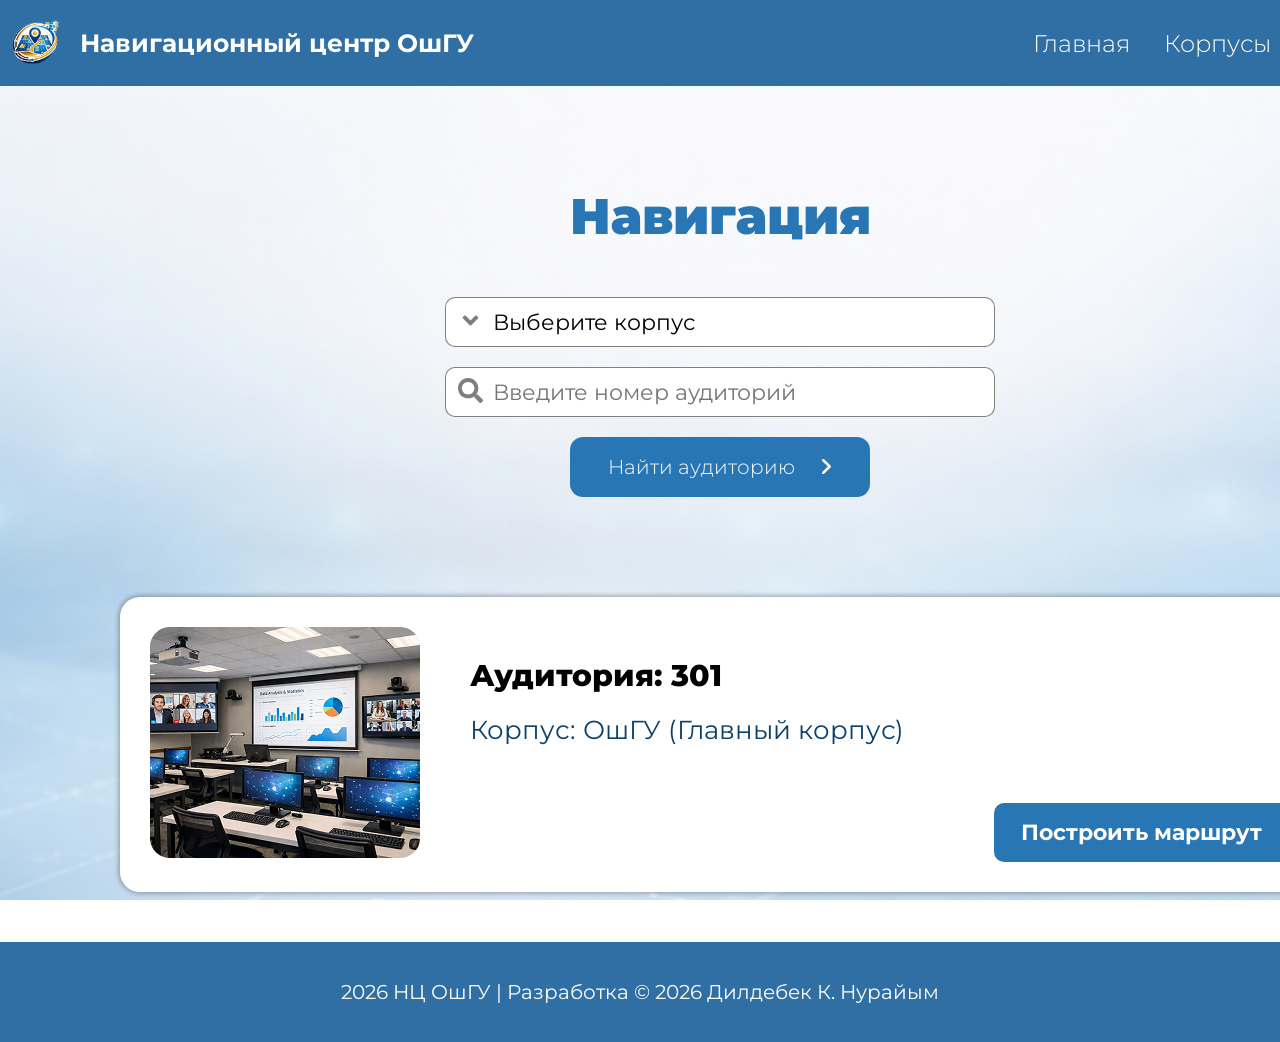
<file: navigation.html>
<!DOCTYPE html>
<html lang="ru">

<head>
    <meta charset="UTF-8">
    <meta name="viewport" content="width=device-width, initial-scale=1.0">
    <title>Навигационный центр ОшГУ</title>

    <link rel="stylesheet" href="css/navigation.css">

    <link href="https://fonts.googleapis.com/css2?family=Montserrat:wght@300;400;600;700;800;900&display=swap"
        rel="stylesheet">

    <link rel="stylesheet"
        href="https://cdnjs.cloudflare.com/ajax/libs/font-awesome/6.5.0/css/all.min.css">
</head>

<body>

    <!-- HEADER -->
    <header>
        <div class="container header-content">

            <div class="logo">
                <img src="assets/LogoNuraim.png" alt="logo">
                <span>Навигационный центр ОшГУ</span>
            </div>

            <!-- БУРГЕР -->
            <div class="burger">
                <i class="fa-solid fa-bars"></i>
            </div>

            <nav>
                <a href="./index.html">Главная</a>
                <a href="./corpus.html">Корпусы</a>
                <a href="./navigation.html">Навигация</a>
            </nav>

        </div>
    </header>

    <section class="search_and_title">
        <div class="container">
            <div class="content_search_title">
                <h1>Навигация</h1>

                <form action="" method="post">

                    <div class="select_block">
                        <span>
                            <svg width="25" height="25" viewBox="0 0 25 25" fill="none" xmlns="http://www.w3.org/2000/svg">
                                <path d="M11.6699 17.2021L5.0293 10.5615C4.57031 10.1025 4.57031 9.36035 5.0293 8.90625L6.13281 7.80273C6.5918 7.34375 7.33398 7.34375 7.78809 7.80273L12.4951 12.5098L17.2021 7.80273C17.6611 7.34375 18.4033 7.34375 18.8574 7.80273L19.9609 8.90625C20.4199 9.36523 20.4199 10.1074 19.9609 10.5615L13.3203 17.2021C12.8711 17.6611 12.1289 17.6611 11.6699 17.2021Z" fill="black" fill-opacity="0.5"/>
                            </svg>
                        </span>
                        <select name="corpus" id="">
                            <option value="">Выберите корпус</option>
                            <option value="Главный корпус">ОшГУ (Главный корпус)</option>
                        </select>
                    </div>

                    <div class="search_block">
                        <span>
                            <svg width="25" height="25" viewBox="0 0 25 25" fill="none" xmlns="http://www.w3.org/2000/svg">
                                <g clip-path="url(#clip0_11_99)">
                                <path d="M24.6582 21.6162L19.79 16.748C19.5703 16.5283 19.2725 16.4062 18.96 16.4062H18.1641C19.5117 14.6826 20.3125 12.5146 20.3125 10.1562C20.3125 4.5459 15.7666 0 10.1562 0C4.5459 0 0 4.5459 0 10.1562C0 15.7666 4.5459 20.3125 10.1562 20.3125C12.5146 20.3125 14.6826 19.5117 16.4062 18.1641V18.96C16.4062 19.2725 16.5283 19.5703 16.748 19.79L21.6162 24.6582C22.0752 25.1172 22.8174 25.1172 23.2715 24.6582L24.6533 23.2764C25.1123 22.8174 25.1123 22.0752 24.6582 21.6162ZM10.1562 16.4062C6.7041 16.4062 3.90625 13.6133 3.90625 10.1562C3.90625 6.7041 6.69922 3.90625 10.1562 3.90625C13.6084 3.90625 16.4062 6.69922 16.4062 10.1562C16.4062 13.6084 13.6133 16.4062 10.1562 16.4062Z" fill="black" fill-opacity="0.5"/>
                                </g>
                                <defs>
                                <clipPath id="clip0_11_99">
                                <rect width="25" height="25" fill="white"/>
                                </clipPath>
                                </defs>
                            </svg>
                        </span>
                        <input type="text" id="search_content" placeholder="Введите номер аудиторий">
                    </div>

                    <button class="main-btn" type="submit">
                        Найти аудиторию
                        <i class="fa-solid fa-angle-right"></i>
                    </button>
                </form>
            </div>
        </div>
    </section>

    <section class="cards_blocks">
        <div class="container">
            <div class="cards_blocks_items">

                <div class="card_block">
                    <div class="card_image">
                        <img src="./assets/audit.png" alt="">
                    </div>

                    <div class="card_content_description">
                        <h3>Аудитория: 301</h3>
                        <p>Корпус: ОшГУ (Главный корпус)</p>
                        <a href="./slide-go.html">Построить маршрут</a>
                    </div>
                </div>

                <p id="noResults" style="display: none; text-align: center; font-size: 24px; font-weight: 600; color: #0D416B;">
                    По вашему запросу нечего не найдено
                </p>
            </div>
            
        </div>

    </section>





    <!-- FOOTER -->
    <footer>
        2026 НЦ ОшГУ | Разработка © 2026 Дилдебек К. Нурайым
    </footer>

    <!-- JS для бургера -->
    <script>
        const burger = document.querySelector('.burger');
        const nav = document.querySelector('nav');

        burger.addEventListener('click', () => {
            nav.classList.toggle('active');
        });
    </script>
    

</body>

</html>
</file>
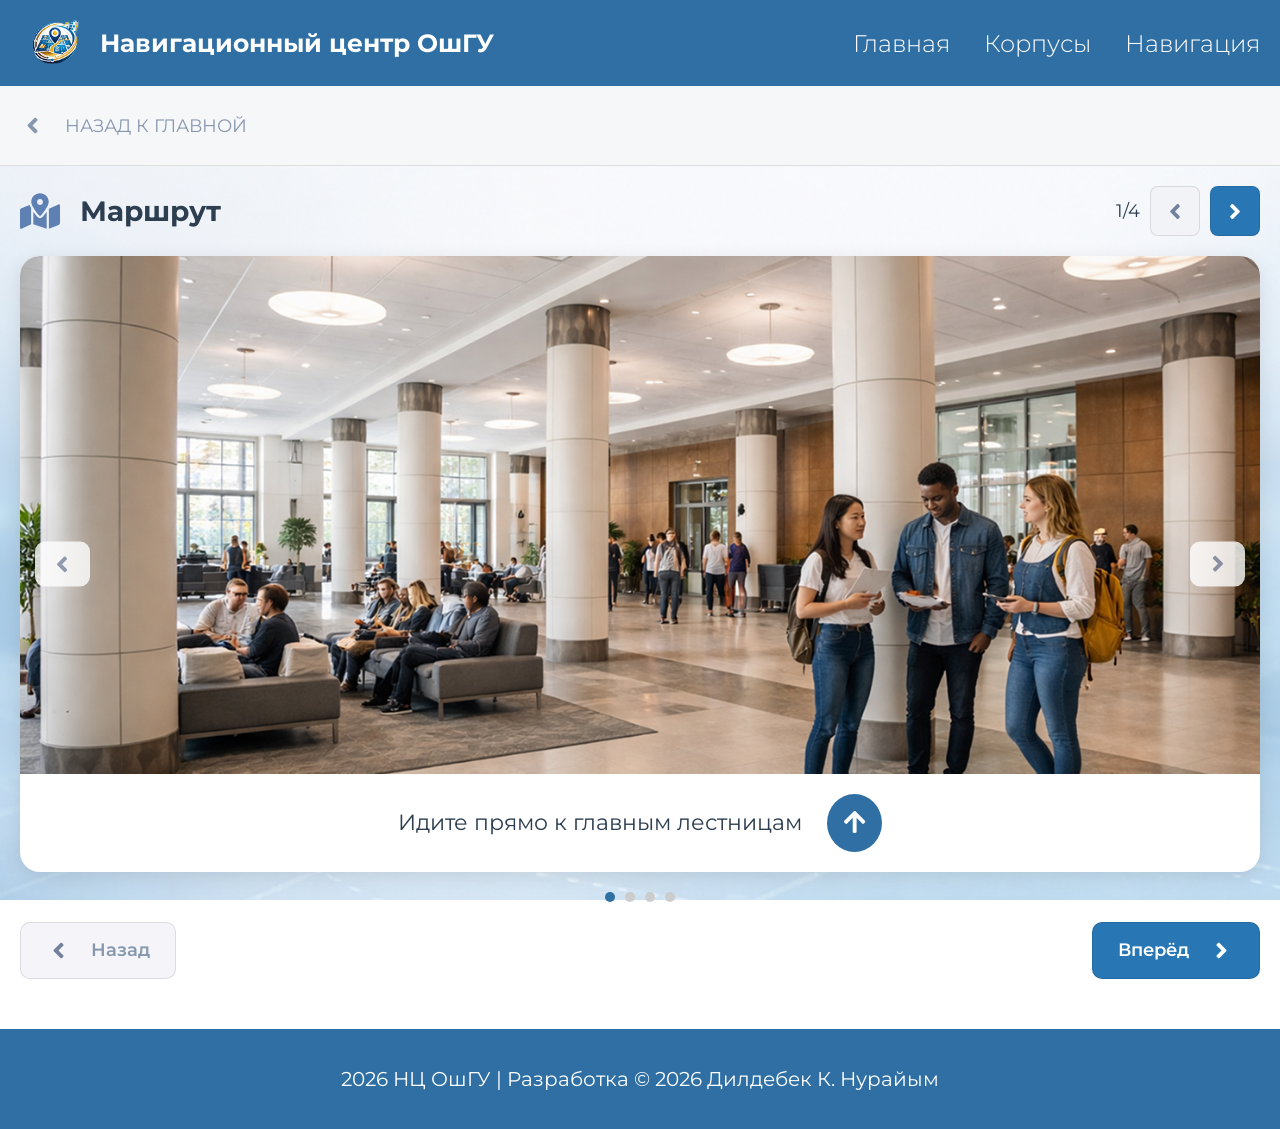
<file: slide-go.html>
<!DOCTYPE html>
<html lang="ru">

<head>
    <meta charset="UTF-8">
    <meta name="viewport" content="width=device-width, initial-scale=1.0">
    <title>Навигационный центр ОшГУ</title>

    <link rel="stylesheet" href="css/go.css">

    <link href="https://fonts.googleapis.com/css2?family=Montserrat:wght@300;400;600;700;800;900&display=swap"
        rel="stylesheet">

    <link rel="stylesheet"
        href="https://cdnjs.cloudflare.com/ajax/libs/font-awesome/6.5.0/css/all.min.css">
</head>

<body>

    <!-- HEADER -->
    <header>
        <div class="container header-content">

            <div class="logo">
                <img src="assets/LogoNuraim.png" alt="logo">
                <span>Навигационный центр ОшГУ</span>
            </div>

            <!-- БУРГЕР -->
            <div class="burger">
                <i class="fa-solid fa-bars"></i>
            </div>

            <nav>
                <a href="./index.html">Главная</a>
                <a href="./corpus.html">Корпусы</a>
                <a href="./navigation.html">Навигация</a>
            </nav>

        </div>
    </header>
    <div class="back-link-div">
        <div class="back-link-div2">

            <a href="./navigation.html" class="back-link">
                <svg width="25" height="25" viewBox="0 0 25 25" fill="none" xmlns="http://www.w3.org/2000/svg">
                    <path d="M7.79773 11.6699L14.4384 5.0293C14.8973 4.57031 15.6395 4.57031 16.0936 5.0293L17.1971 6.13281C17.6561 6.5918 17.6561 7.33398 17.1971 7.78809L12.495 12.5L17.202 17.207C17.661 17.666 17.661 18.4082 17.202 18.8623L16.0985 19.9707C15.6395 20.4297 14.8973 20.4297 14.4432 19.9707L7.80261 13.3301C7.33875 12.8711 7.33875 12.1289 7.79773 11.6699Z" fill="#8797AE"/>
                </svg>
                
                НАЗАД К ГЛАВНОЙ
            </a>
        </div>
    </div>

    <div class="container">
        <div class="route">
            
            <div class="route-header">
                <div class="route-top">
                    <h2>
                        <svg width="40" height="40" viewBox="0 0 40 40" fill="none" xmlns="http://www.w3.org/2000/svg">
                            <path d="M20 2.22223C15.1674 2.22223 11.25 6.13959 11.25 10.9722C11.25 14.8792 16.9688 22 19.1597 24.5847C19.6035 25.1083 20.3972 25.1083 20.8403 24.5847C23.0313 22 28.75 14.8792 28.75 10.9722C28.75 6.13959 24.8326 2.22223 20 2.22223ZM20 13.8889C18.3889 13.8889 17.0833 12.5833 17.0833 10.9722C17.0833 9.36112 18.3889 8.05556 20 8.05556C21.6111 8.05556 22.9167 9.36112 22.9167 10.9722C22.9167 12.5833 21.6111 13.8889 20 13.8889ZM1.39722 17.2188C0.984846 17.3837 0.631341 17.6684 0.382298 18.0361C0.133256 18.4039 9.87644e-05 18.8378 0 19.282L0 36.6653C0 37.4514 0.79375 37.9889 1.52361 37.6972L11.1111 33.3333V17.1472C10.4972 16.0375 9.99514 14.957 9.63542 13.9236L1.39722 17.2188ZM20 27.1993C19.0229 27.1993 18.0986 26.7701 17.4646 26.0215C16.0993 24.4104 14.6472 22.5757 13.3333 20.6938V33.3326L26.6667 37.7771V20.6945C25.3528 22.5757 23.9014 24.4111 22.5354 26.0222C21.9014 26.7701 20.9771 27.1993 20 27.1993ZM38.4764 13.4139L28.8889 17.7778V37.7778L38.6028 33.8924C39.0152 33.7275 39.3688 33.4428 39.6178 33.0751C39.8669 32.7073 40 32.2733 40 31.8292V14.4458C40 13.6597 39.2063 13.1222 38.4764 13.4139Z" fill="#5F80B2"/>
                        </svg>
                        Маршрут
                    </h2>

                    <div class="slider-controls">
                        <span id="counter">1/4</span>
                        <button class="arrow" id="prevBtnTOP">
                            <svg width="25" height="25" viewBox="0 0 25 25" fill="none" xmlns="http://www.w3.org/2000/svg">
                                <path d="M7.79773 11.6699L14.4384 5.0293C14.8973 4.57031 15.6395 4.57031 16.0936 5.0293L17.1971 6.13281C17.6561 6.5918 17.6561 7.33398 17.1971 7.78809L12.495 12.5L17.202 17.207C17.661 17.666 17.661 18.4082 17.202 18.8623L16.0985 19.9707C15.6395 20.4297 14.8973 20.4297 14.4432 19.9707L7.80261 13.3301C7.33875 12.8711 7.33875 12.1289 7.79773 11.6699Z" fill="#73819C"/>
                            </svg>
                        </button>
                        <button class="arrow active" id="nextBtnTOP">
                            <svg width="25" height="25" viewBox="0 0 25 25" fill="none" xmlns="http://www.w3.org/2000/svg">
                                <path d="M17.2023 13.3301L10.5616 19.9707C10.1027 20.4297 9.36047 20.4297 8.90637 19.9707L7.80285 18.8672C7.34387 18.4082 7.34387 17.666 7.80285 17.2119L12.505 12.5L7.79797 7.79297C7.33899 7.33399 7.33899 6.5918 7.79797 6.1377L8.90149 5.0293C9.36047 4.57031 10.1027 4.57031 10.5568 5.0293L17.1974 11.6699C17.6613 12.1289 17.6613 12.8711 17.2023 13.3301Z" fill="white"/>
                            </svg>  

                        </button>
                    </div>
                </div>
            </div>

            <div class="route-card">

                <button class="side-arrow left" id="prevBtn">
                    <svg width="25" height="25" viewBox="0 0 25 25" fill="none" xmlns="http://www.w3.org/2000/svg">
                        <path d="M7.34363 11.9849L13.9843 5.34424C14.4432 4.88525 15.1854 4.88525 15.6395 5.34424L16.743 6.44775C17.202 6.90674 17.202 7.64893 16.743 8.10303L12.0409 12.8149L16.7479 17.522C17.2069 17.981 17.2069 18.7231 16.7479 19.1772L15.6444 20.2856C15.1854 20.7446 14.4432 20.7446 13.9891 20.2856L7.34851 13.645C6.88465 13.186 6.88465 12.4438 7.34363 11.9849Z" fill="#818EA9"/>
                    </svg>

                </button>

                <img id="slider-image" src="assets/1.png" alt="route">

                <button class="side-arrow right" id="nextBtn">
                    <svg width="25" height="25" viewBox="0 0 25 25" fill="none" xmlns="http://www.w3.org/2000/svg">
                        <path d="M17.6564 13.0151L11.0157 19.6558C10.5568 20.1147 9.81457 20.1147 9.36047 19.6558L8.25696 18.5522C7.79797 18.0933 7.79797 17.3511 8.25696 16.897L12.9591 12.1851L8.25207 7.47803C7.79309 7.01904 7.79309 6.27686 8.25207 5.82275L9.35559 4.71436C9.81457 4.25537 10.5568 4.25537 11.0109 4.71436L17.6515 11.355C18.1154 11.814 18.1154 12.5562 17.6564 13.0151Z" fill="#818EA9"/>
                    </svg>

                </button>

                <div class="route-bottom">
                    <p>Идите прямо к главным лестницам</p>
                    <button class="up-btn">
                        <svg width="25" height="25" viewBox="0 0 25 25" fill="none" xmlns="http://www.w3.org/2000/svg">
                            <path d="M3.42822 14.5757L2.34424 13.4917C1.88525 13.0327 1.88525 12.2905 2.34424 11.8364L11.8315 2.34424C12.2905 1.88525 13.0327 1.88525 13.4868 2.34424L22.9741 11.8315C23.4331 12.2905 23.4331 13.0327 22.9741 13.4868L21.8901 14.5708C21.4263 15.0347 20.6694 15.0249 20.2153 14.5513L14.6147 8.67236V22.7056C14.6147 23.355 14.0923 23.8774 13.4429 23.8774H11.8804C11.231 23.8774 10.7085 23.355 10.7085 22.7056V8.67236L5.10303 14.5562C4.64893 15.0347 3.89209 15.0444 3.42822 14.5757Z" fill="white"/>
                        </svg>
                    </button>
                </div>
            </div>

            <div class="dots" id="dots">
            </div>

            <div class="route-buttons">
                <button class="btn back" id="prevBtnBOT">
                    <svg width="25" height="25" viewBox="0 0 25 25" fill="none" xmlns="http://www.w3.org/2000/svg">
                        <path d="M7.79773 11.6699L14.4384 5.0293C14.8973 4.57031 15.6395 4.57031 16.0936 5.0293L17.1971 6.13281C17.6561 6.5918 17.6561 7.33398 17.1971 7.78809L12.495 12.5L17.202 17.207C17.661 17.666 17.661 18.4082 17.202 18.8623L16.0985 19.9707C15.6395 20.4297 14.8973 20.4297 14.4432 19.9707L7.80261 13.3301C7.33875 12.8711 7.33875 12.1289 7.79773 11.6699Z" fill="#73819C"/>
                    </svg>
                    Назад
                </button>
                <button class="btn next" id="nextBtnBOT">
                    Вперёд
                    <svg width="25" height="25" viewBox="0 0 25 25" fill="none" xmlns="http://www.w3.org/2000/svg">
                        <path d="M17.2023 13.3301L10.5616 19.9707C10.1027 20.4297 9.36047 20.4297 8.90637 19.9707L7.80285 18.8672C7.34387 18.4082 7.34387 17.666 7.80285 17.2119L12.505 12.5L7.79797 7.79297C7.33899 7.33399 7.33899 6.5918 7.79797 6.1377L8.90149 5.0293C9.36047 4.57031 10.1027 4.57031 10.5568 5.0293L17.1974 11.6699C17.6613 12.1289 17.6613 12.8711 17.2023 13.3301Z" fill="white"/>
                    </svg>  
                </button>
            </div>

        </div>
    </div>


    <!-- FOOTER -->
    <footer>
        2026 НЦ ОшГУ | Разработка © 2026 Дилдебек К. Нурайым
    </footer>

    <!-- JS для бургера -->
    <script>
        const burger = document.querySelector('.burger');
        const nav = document.querySelector('nav');

        burger.addEventListener('click', () => {
            nav.classList.toggle('active');
        });
    </script>
    <script>
        const images = [
            "assets/1.png",
            "assets/2.png",
            "assets/3.png",
            "assets/4.png"
        ];

        let current = 0;

        const img = document.getElementById("slider-image");
        const counter = document.getElementById("counter");
        const dotsContainer = document.getElementById("dots");
        const prevBtn = document.getElementById("prevBtn");
        const nextBtn = document.getElementById("nextBtn");
        const prevBtnTOP = document.getElementById("prevBtnTOP");
        const nextBtnTOP = document.getElementById("nextBtnTOP");
        const prevBtnBOT = document.getElementById("prevBtnBOT");
        const nextBtnBOT = document.getElementById("nextBtnBOT");

        // создать точки
        images.forEach((_, index) => {
            const dot = document.createElement("span");
            if(index === 0) dot.classList.add("active");

            dot.addEventListener("click", () => {
                current = index;
                updateSlider();
            });

            dotsContainer.appendChild(dot);
        });

        function updateSlider() {
            img.src = images[current];
            counter.textContent = `${current + 1}/${images.length}`;

            // обновление точек
            document.querySelectorAll(".dots span").forEach((dot, i) => {
                dot.classList.toggle("active", i === current);
            });
        }

        // кнопки
        nextBtn.addEventListener("click", () => {
            current = (current + 1) % images.length;
            updateSlider();
        });

        prevBtn.addEventListener("click", () => {
            current = (current - 1 + images.length) % images.length;
            updateSlider();
        });
        // кнопки
        nextBtnTOP.addEventListener("click", () => {
            current = (current + 1) % images.length;
            updateSlider();
        });

        prevBtnTOP.addEventListener("click", () => {
            current = (current - 1 + images.length) % images.length;
            updateSlider();
        });
        nextBtnBOT.addEventListener("click", () => {
            current = (current + 1) % images.length;
            updateSlider();
        });

        prevBtnBOT.addEventListener("click", () => {
            current = (current - 1 + images.length) % images.length;
            updateSlider();
        });
    </script>

</body>

</html>
</file>
<file: css/style.css>
* {
    margin: 0;
    padding: 0;
    box-sizing: border-box;
    font-family: 'Montserrat', sans-serif;
}

body {
    background: url("../assets/backgroundNuraim.png") center/cover no-repeat fixed;
    color: #2c3e50;
}

.container {
    width: 1440px;
    margin: auto;
}

/* HEADER */

header {
    background: #2f6fa3;
    color: white;
    padding: 15px 0;
}

.header-content {
    display: flex;
    justify-content: space-between;
    align-items: center;
}

.logo {
    display: flex;
    align-items: center;
    gap: 10px;
    font-weight: 700;
    font-size: 25px;
}

.logo img {
    width: 70px;
}

nav a {
    color: white;
    text-decoration: none;
    margin-left: 30px;
    font-weight: 300;
    font-size: 24px;
}

nav a:hover {
    opacity: 0.8;
}

/* HERO */

.hero {
    padding: 260px 0;
    height: 700px;
}

.hero h1 {
    font-size: 40px;
    color: #2876B4;
    margin-bottom: 10px;
    font-weight: 900;
}

.hero p {
    margin-bottom: 28px;
    color: #000;
    font-size: 26px;
    font-weight: 300;
}

.main-btn {
    width: 300px;
    background: #2876B4;
    color: white;
    font-weight: 300;
    border: none;
    padding: 12px 25px;
    border-radius: 13px;
    cursor: pointer;
    height: 60px;
    font-size: 20px;
    transition: all 0.3s;
}

.main-btn i {
    margin-left: 20px;
}

.main-btn:hover {
    background: #1e5b8e;
}

/* FEATURES */

.features {
    background: #f3f3f3;
    padding: 80px 0 160px 0;
    text-align: center;
}

.features h2 {
    font-size: 45px;
    margin-bottom: 80px;
    color: #2876B4;
    font-weight: 900;
}

.features-grid {
    display: flex;
    justify-content: center;
    gap: 40px;
}

.card {
    width: 400px;
    height: 450px;
    background: url('../assets/cardBackground.png');
    background-size: 100%;
    border-radius: 20px;
    display: flex;
    flex-direction: column;
    justify-content: center;
    align-items: center;
    color: white;
    font-size: 20px;
    box-shadow: 0 5px 15px rgba(0, 0, 0, 0.2);
    gap: 100px;
    transition: all 0.3s;
}

.card p {
    font-size: 35px;
    font-weight: 800;
    text-shadow: 0 2px 4px rgba(0, 0, 0, 0.250);
}

.card i {
    font-size: 45px;
    margin-top: 15px;
    
}

.card:hover {
    box-shadow: 0 5px 15px rgba(0, 0, 0, 0.4);
    margin-top: 10px;
}

/* FEEDBACK */

.feedback {
    padding: 80px 0;
    text-align: center;
}

.feedback h2 {
    font-size: 45px;
    color: #2f6fa3;
    font-weight: 900;
}

.subtitle {
    margin: 10px 0 30px 0;
    color: #555;
    font-size: 20px;
}

.form-box {
    display: flex;
    justify-content: center;
}

form {
    background: #DCE8F4;
    padding: 30px;
    border-radius: 10px;
    width: 548px;
    box-shadow: 0 5px 15px rgba(0, 0, 0, 0.2);
    text-align: left;
    border: 0.5px solid rgba(0, 0, 0, 0.250);
}

form label {
    display: block;
    margin-top: 15px;
    font-weight: 600;
    color: rgba(0, 0, 0, 0.600);
}

input,
textarea {
    width: 100%;
    padding: 10px;
    margin-top: 5px;
    border-radius: 10px;
    border: 1px solid #ccc;
    font-weight: 300;
    font-size: 18px;
}

textarea {
    height: 120px;
    resize: none;
}

.send-btn {
    margin-top: 20px;
    background: #2876B4;
    color: white;
    border: none;
    padding: 10px;
    width: 100%;
    border-radius: 8px;
    cursor: pointer;
    height: 50px;
    font-size: 20px;
    font-weight: 600;
    transition: all 0.3s;
}

.send-btn i {
    margin-left: 8px;
}

.send-btn:hover {
    background: #1e5b8e;
}

/* FOOTER */

footer {
    background: #2f6fa3;
    color: white;
    text-align: center;
    padding: 15px;
    margin-top: 50px;
    font-size: 20px;
    font-weight: 400;
    display: flex;
    justify-content: center;
    align-items: center;
    height: 100px;
}

/* ===================== */
/* АДАПТАЦИЯ */
/* ===================== */

/* Планшеты */
@media (max-width: 1200px) {
    .container {
        width: 95%;
    }

    .features-grid {
        flex-wrap: wrap;
    }

    .card {
        width: 300px;
        height: 380px;
        gap: 50px;
    }
}

/* Телефоны */
@media (max-width: 768px) {
    nav {
        display: none;
    }

    .hero {
        padding: 200px 20px;
        height: auto;
        text-align: center;
    }

    .hero h1 {
        font-size: 28px;
    }

    .hero p {
        font-size: 18px;
    }

    .main-btn {
        width: 100%;
    }

    .features-grid {
        flex-direction: column;
        align-items: center;
    }

    .card {
        width: 90%;
    }

    form {
        width: 90%;
    }
}

/* Маленькие телефоны */
@media (max-width: 480px) {
    .logo {
        font-size: 17px;
    }

    .logo img {
        width: 50px;
    }

    .hero h1 {
        font-size: 22px;
    }

    .hero p {
        font-size: 16px;
    }

    .features h2 {
        font-size: 28px;
    }

    .feedback h2 {
        font-size: 28px;
    }

    footer {
        font-size: 15px;
    }
}

.burger {
    display: none;
    font-size: 28px;
    cursor: pointer;
    color: white;
}

@media (max-width: 768px) {
    nav {
        position: absolute;
        top: 70px;
        right: 0;
        background: #2f6fa3;
        width: 100%;
        display: none;
        flex-direction: column;
        text-align: center;
        padding: 20px 0;
    }

    nav.active {
        display: flex;
    }

    nav a {
        margin: 15px 0;
    }

    .burger {
        display: block;
    }
}
</file>
<file: css/corpus.css>
* {
    margin: 0;
    padding: 0;
    box-sizing: border-box;
    font-family: 'Montserrat', sans-serif;
    text-decoration: none;
}

body {
    background: url("../assets/backgroundNuraim.png") center/cover no-repeat fixed;
    color: #2c3e50;
}

.container {
    width: 1440px;
    margin: auto;
}

/* HEADER */

header {
    background: #2f6fa3;
    color: white;
    padding: 15px 0;
}

.header-content {
    display: flex;
    justify-content: space-between;
    align-items: center;
}

.logo {
    display: flex;
    align-items: center;
    gap: 10px;
    font-weight: 700;
    font-size: 25px;
}

.logo img {
    width: 70px;
}

nav a {
    color: white;
    text-decoration: none;
    margin-left: 30px;
    font-weight: 300;
    font-size: 24px;
}

nav a:hover {
    opacity: 0.8;
}




/* ajksdadkajdshk */
/* SEARCH AND TITLE */
.content_search_title {
    display: flex;
    flex-direction: column;
    align-items: center;
    gap: 30px;
    margin-top: 100px;
}

.content_search_title h1 {
    font-size: 50px;
    font-weight: 900;
    color: #2876B4;
}

.search_block {
    width: 550px;
    height: 50px;
    border: 1px solid rgba(0, 0, 0, 0.500);
    background: #fff;
    display: flex;
    align-items: center;
    gap: 10px;
    border-radius: 10px;
}

.search_block span {
    padding-left: 12px;
}

.search_block input {
    width: 484px;
    border: none;
    font-size: 22px;
    outline: none;
}

/* CARD BLOCK */
.cards_blocks_items {
    display: flex;
    flex-direction: column;
    align-items: center;
    gap: 50px;
    padding-top: 100px;
}

.card_block {
    width: 1200px;
    display: flex;
    background-color: #fff;
    padding: 30px;
    border-radius: 20px;
    box-shadow: 0px 0px 4px 2px rgba(0, 0, 0, 0.250);
}

.card_content_description {
    padding-left: 50px;
    display: flex;
    flex-direction: column;
    justify-content: center;
    width: 100%;

}

.card_content_description h3 {
    font-size: 30px;
    font-weight: 800;
    color: #000;
    padding-bottom: 20px;
    padding-top: 30px;
}

.card_content_description p {
    font-size: 26px;
    font-weight: 400;
    color: #0D416B;
    padding-bottom: 30px;
}
.card_content_description p span {
    font-weight: 600;
    color: #2876B4;
}

.card_content_description a {
    background-color: #2876B4;
    color: white;
    font-size: 22px;
    padding: 16px 59px;
    width: 296px;
    font-weight: 700;
    border-radius: 10px;
    transition: all 0.3s;
    align-self: flex-end;
    margin-top: auto;
}

.card_content_description a:hover {
    background-color: #1a598d;
}

/* FOOTER */

footer {
    background: #2f6fa3;
    color: white;
    text-align: center;
    padding: 15px;
    margin-top: 50px;
    font-size: 20px;
    font-weight: 400;
    display: flex;
    justify-content: center;
    align-items: center;
    height: 100px;
}

/* ===================== */
/* АДАПТАЦИЯ */
/* ===================== */

/* Планшеты */
@media (max-width: 1200px) {
    .container {
        width: 95%;
    }

    .features-grid {
        flex-wrap: wrap;
    }

    .card {
        width: 300px;
        height: 380px;
        gap: 50px;
    }

    .card_block {
        width: 100%;
    }

    .card_image img {
        width: 300px;
        height: auto;
    }
}

/* Телефоны */
@media (max-width: 768px) {
    nav {
        display: none;
    }

    .hero {
        padding: 200px 20px;
        height: auto;
        text-align: center;
    }

    .hero h1 {
        font-size: 28px;
    }

    .hero p {
        font-size: 18px;
    }

    .main-btn {
        width: 100%;
    }

    .features-grid {
        flex-direction: column;
        align-items: center;
    }

    .card {
        width: 90%;
    }

    form {
        width: 90%;
    }

    /* NEW */

    
    .content_search_title h1 {
        font-size: 40px;
    }

    .search_block {
        width: 97%;
    }
    .search_block input {
        width: 83%;
    }

    .card_block {
        flex-direction: column;
        width: 100%;
        padding: 20px;
    }

    .card_image {
        width: 100%;
        text-align: center;
    }

    .card_image img {
        width: 100%;
        max-width: 415px;
        height: auto;
    }

    .card_content_description {
        padding-left: 0;
        padding-top: 20px;
    }

    .card_content_description h3 {
        font-size: 22px;
    }

    .card_content_description p {
        font-size: 18px;
    }

    .card_content_description a {
        width: 100%;
        text-align: center;
        align-self: stretch; /* убираем вправо на мобилке */
    }
}

/* Маленькие телефоны */
@media (max-width: 480px) {
    .logo {
        font-size: 17px;
    }

    .logo img {
        width: 50px;
    }

    /* NEW */
    .content_search_title h1 {
        font-size: 40px;
    }

    .search_block {
        width: 97%;
    }

    .card_content_description h3 {
        font-size: 20px;
    }

    .card_content_description p {
        font-size: 16px;
    }

    .card_content_description a {
        font-size: 18px;
        padding: 14px;
    }

    footer {
        font-size: 15px;
    }

}

.burger {
    display: none;
    font-size: 28px;
    cursor: pointer;
    color: white;
}

@media (max-width: 768px) {
    nav {
        position: absolute;
        top: 70px;
        right: 0;
        background: #2f6fa3;
        width: 100%;
        display: none;
        flex-direction: column;
        text-align: center;
        padding: 20px 0;
    }

    nav.active {
        display: flex;
    }

    nav a {
        margin: 15px 0;
    }

    .burger {
        display: block;
    }
}
</file>
<file: css/map.css>
* {
    margin: 0;
    padding: 0;
    box-sizing: border-box;
    font-family: 'Montserrat', sans-serif;
}

body {
    background: url("../assets/backgroundNuraim.png") center/cover no-repeat fixed;
    color: #2c3e50;
}

.container {
    max-width: 1440px;
    width: 100%;
    margin: 0 auto;
    padding: 0 20px;
}

/* HEADER */

header {
    background: #2f6fa3;
    color: white;
    padding: 15px 0;
}

.header-content {
    display: flex;
    justify-content: space-between;
    align-items: center;
}

.logo {
    display: flex;
    align-items: center;
    gap: 10px;
    font-weight: 700;
    font-size: 25px;
}

.logo img {
    width: 70px;
}

nav a {
    color: white;
    text-decoration: none;
    margin-left: 30px;
    font-weight: 300;
    font-size: 24px;
}

nav a:hover {
    opacity: 0.8;
}


/* ===== MAP UI ===== */

.map-ui {
    text-align: center;
    margin-top: 144px;
}

/* заголовок */
.map-title {
    font-size: 48px;
    font-weight: 900;
    color: #2f6fa3;
    margin-bottom: 40px;
}

/* этажи */
.floors {
    display: inline-flex;
    background: #E3E9EC;
    border-radius: 20px;
    overflow: hidden;
    margin-bottom: 40px;
    height: 60px;
    box-shadow: 0px 2px 4px rgba(0, 0, 0, 0.250);
}

.floors button {
    padding: 12px 30px;
    border: none;
    background: transparent;
    font-size: 20px;
    cursor: pointer;
    transition: 0.3s;
    font-weight: 700;
}

.floors button.active {
    background: #2876B4;
    color: white;
}

/* карта блок */
.map-wrapper {
    position: relative;
    background: #E3E9EC;
    padding: 20px;
    border-radius: 20px;
    border: 1px solid rgba(0, 0, 0, 0.25);

    box-shadow: 0 10px 25px rgba(0,0,0,0.15);
}

/* внутренняя карта */
.map-inner {
    position: relative;
    background: #fff;
    border-radius: 15px;
    height: 500px;
    overflow: hidden;
    border: 1px solid rgba(0, 0, 0, 0.25);

    display: flex;
    justify-content: center;
    align-items: center;

    cursor: grab;
    user-select: none;
    touch-action: none;
}

/* SVG */
#map {
    width: 100%;
    height: 100%;
    transform-origin: 0 0;
    transition: transform 0.1s ease;
}


/* зум кнопки */
.zoom-controls {
    position: absolute;
    right: 20px;
    top: 50%;
    transform: translateY(-50%);
    display: flex;
    flex-direction: column;
    overflow: hidden;
    border-radius: 12px;
    border: 1px solid rgba(0, 0, 0, 0.250);
}

.zoom-controls button {
    width: 50px;
    height: 50px;
    cursor: pointer;
    border: none;
    background: white;
    font-size: 18px;
    transition: 0.2s;
}

.zoom-controls button:first-child {
    border-bottom: 1px solid #ddd;
}

.zoom-controls button:last-child {
    background: #2f6fa3;
    color: white;
}

.zoom-controls button:hover {
    opacity: 0.85;
}



/* FOOTER */

footer {
    background: #2f6fa3;
    color: white;
    text-align: center;
    padding: 15px;
    margin-top: 50px;
    font-size: 20px;
    font-weight: 400;
    display: flex;
    justify-content: center;
    align-items: center;
    height: 100px;
}

/* ===================== */
/* АДАПТАЦИЯ */
/* ===================== */

/* Планшеты */
@media (max-width: 1200px) {

}

/* Телефоны */
@media (max-width: 768px) {
    nav {
        display: none;
    }

}

/* Маленькие телефоны */
@media (max-width: 480px) {
    .logo {
        font-size: 17px;
    }

    .logo img {
        width: 50px;
    }

    footer {
        font-size: 15px;
    }
}

.burger {
    display: none;
    font-size: 28px;
    cursor: pointer;
    color: white;
}

@media (max-width: 768px) {
    nav {
        position: absolute;
        top: 70px;
        right: 0;
        background: #2f6fa3;
        width: 100%;
        display: none;
        flex-direction: column;
        text-align: center;
        padding: 20px 0;
    }

    nav.active {
        display: flex;
    }

    nav a {
        margin: 15px 0;
    }

    .burger {
        display: block;
    }
}
</file>
<file: css/navigation.css>
* {
    margin: 0;
    padding: 0;
    box-sizing: border-box;
    font-family: 'Montserrat', sans-serif;
    text-decoration: none;
}

body {
    background: url("../assets/backgroundNuraim.png") center/cover no-repeat fixed;
    color: #2c3e50;
}

.container {
    width: 1440px;
    margin: auto;
}

/* HEADER */

header {
    background: #2f6fa3;
    color: white;
    padding: 15px 0;
}

.header-content {
    display: flex;
    justify-content: space-between;
    align-items: center;
}

.logo {
    display: flex;
    align-items: center;
    gap: 10px;
    font-weight: 700;
    font-size: 25px;
}

.logo img {
    width: 70px;
}

nav a {
    color: white;
    text-decoration: none;
    margin-left: 30px;
    font-weight: 300;
    font-size: 24px;
}

nav a:hover {
    opacity: 0.8;
}




/* ajksdadkajdshk */
/* SEARCH AND TITLE */
.content_search_title {
    display: flex;
    flex-direction: column;
    align-items: center;
    gap: 30px;
    margin-top: 100px;  
}

.content_search_title form {
    display: flex;
    flex-direction: column;
    align-items: center;
    gap: 20px;
}

.content_search_title h1 {
    font-size: 50px;
    font-weight: 900;
    color: #2876B4;
    padding-bottom: 20px;
}

.select_block {
    width: 550px;
    height: 50px;
    border: 1px solid rgba(0, 0, 0, 0.5);
    background: #fff;
    display: flex;
    align-items: center;
    gap: 10px;
    border-radius: 10px;
}

.select_block span {
    padding-left: 12px;
}

/* убираем стандартный стиль select */
.select_block select {
    width: 484px;
    border: none;
    font-size: 22px;
    outline: none;
    background: transparent;
    appearance: none;       /* главное */
    -webkit-appearance: none;
    -moz-appearance: none;
    cursor: pointer;
}

.select_block {
    position: relative;
}

.select_block select {
    position: absolute;
    left: 0;
    top: 0;
    width: 100%;
    height: 100%;
    padding-left: 47px; /* чтобы не наезжало на иконку */
}

.search_block {
    width: 550px;
    height: 50px;
    border: 1px solid rgba(0, 0, 0, 0.500);
    background: #fff;
    display: flex;
    align-items: center;
    gap: 10px;
    border-radius: 10px;
}

.search_block span {
    padding-left: 12px;
}

.search_block input {
    width: 484px;
    border: none;
    font-size: 22px;
    outline: none;
}

.main-btn {
    width: 300px;
    background: #2876B4;
    color: white;
    font-weight: 300;
    border: none;
    padding: 12px 25px;
    border-radius: 13px;
    cursor: pointer;
    height: 60px;
    font-size: 20px;
    transition: all 0.3s;
}

.main-btn i {
    margin-left: 20px;
}

.main-btn:hover {
    background: #1e5b8e;
}

/* CARD BLOCK */
.cards_blocks_items {
    display: flex;
    flex-direction: column;
    align-items: center;
    gap: 50px;
    padding-top: 100px;
}

.card_block {
    width: 1200px;
    display: flex;
    background-color: #fff;
    padding: 30px;
    border-radius: 20px;
    box-shadow: 0px 0px 4px 2px rgba(0, 0, 0, 0.250);
}

.card_content_description {
    padding-left: 50px;
    display: flex;
    flex-direction: column;
    justify-content: center;
    width: 100%;

}

.card_content_description h3 {
    font-size: 30px;
    font-weight: 800;
    color: #000;
    padding-bottom: 20px;
    padding-top: 30px;
}

.card_content_description p {
    font-size: 26px;
    font-weight: 400;
    color: #0D416B;
    padding-bottom: 30px;
}
.card_content_description p span {
    font-weight: 600;
    color: #2876B4;
}

.card_content_description a {
    background-color: #2876B4;
    color: white;
    font-size: 22px;
    padding: 16px 27px;
    width: 296px;
    font-weight: 700;
    border-radius: 10px;
    transition: all 0.3s;
    align-self: flex-end;
    margin-top: auto;
}

.card_content_description a:hover {
    background-color: #1a598d;
}


/* FOOTER */

footer {
    background: #2f6fa3;
    color: white;
    text-align: center;
    padding: 15px;
    margin-top: 50px;
    font-size: 20px;
    font-weight: 400;
    display: flex;
    justify-content: center;
    align-items: center;
    height: 100px;
}

/* ===================== */
/* АДАПТАЦИЯ */
/* ===================== */

/* Планшеты */
@media (max-width: 1200px) {
    .container {
        width: 95%;
    }

    .features-grid {
        flex-wrap: wrap;
    }

    .card {
        width: 300px;
        height: 380px;
        gap: 50px;
    }

    .card_block {
        width: 100%;
    }

    .card_image img {
        width: 300px;
        height: auto;
    }
}

/* Телефоны */
@media (max-width: 768px) {
    nav {
        display: none;
    }

    .hero {
        padding: 200px 20px;
        height: auto;
        text-align: center;
    }

    .hero h1 {
        font-size: 28px;
    }

    .hero p {
        font-size: 18px;
    }

    .main-btn {
        width: 100%;
    }

    .features-grid {
        flex-direction: column;
        align-items: center;
    }

    .card {
        width: 90%;
    }

    form {
        width: 90%;
    }

    /* NEW */

    
    .content_search_title h1 {
        font-size: 40px;
    }

    .select_block {
        width: 97%;
    }

    .search_block {
        width: 97%;
    }
    .search_block input {
        width: 80%;
    }

    .card_block {
        flex-direction: column;
        width: 100%;
        padding: 20px;
    }

    .card_image {
        width: 100%;
        text-align: center;
    }

    .card_image img {
        width: 100%;
        height: auto;
    }

    .card_content_description {
        padding-left: 0;
        padding-top: 20px;
    }

    .card_content_description h3 {
        font-size: 22px;
    }

    .card_content_description p {
        font-size: 18px;
    }

    .card_content_description a {
        width: 100%;
        text-align: center;
        align-self: stretch; /* убираем вправо на мобилке */
    }
}

/* Маленькие телефоны */
@media (max-width: 480px) {
    .logo {
        font-size: 17px;
    }

    .logo img {
        width: 50px;
    }

    /* NEW */
    .content_search_title h1 {
        font-size: 40px;
    }

    .select_block {
        width: 97%;
    }

    .search_block {
        width: 97%;
    }

    .card_content_description h3 {
        font-size: 20px;
    }

    .card_content_description p {
        font-size: 16px;
    }

    .card_content_description a {
        font-size: 18px;
        padding: 14px;
    }

    footer {
        font-size: 15px;
    }

}

.burger {
    display: none;
    font-size: 28px;
    cursor: pointer;
    color: white;
}

@media (max-width: 768px) {
    nav {
        position: absolute;
        top: 70px;
        right: 0;
        background: #2f6fa3;
        width: 100%;
        display: none;
        flex-direction: column;
        text-align: center;
        padding: 20px 0;
    }

    nav.active {
        display: flex;
    }

    nav a {
        margin: 15px 0;
    }

    .burger {
        display: block;
    }
}
</file>
<file: css/go.css>
* {
    margin: 0;
    padding: 0;
    box-sizing: border-box;
    font-family: 'Montserrat', sans-serif;
}

body {
    background: url("../assets/backgroundNuraim.png") center/cover no-repeat fixed;
    color: #2c3e50;
}

.container {
    max-width: 1440px;
    width: 100%;
    margin: 0 auto;
    padding: 0 20px;
}

/* HEADER */

header {
    background: #2f6fa3;
    color: white;
    padding: 15px 0;
}

.header-content {
    display: flex;
    justify-content: space-between;
    align-items: center;
}

.logo {
    display: flex;
    align-items: center;
    gap: 10px;
    font-weight: 700;
    font-size: 25px;
}

.logo img {
    width: 70px;
}

nav a {
    color: white;
    text-decoration: none;
    margin-left: 30px;
    font-weight: 300;
    font-size: 24px;
}

nav a:hover {
    opacity: 0.8;
}

/* MAIN */


/* Верх */
.back-link-div {
    display: flex;
    align-items: center;
    background-color: #F6F7F9;
    border-bottom: 1px solid rgba(0, 0, 0, 0.100);
    height: 80px;
    
}

.back-link-div2 {
    max-width: 1440px;
    width: 100%;
    margin: auto;
    padding: 0 20px;
}

.back-link {
    color: #8797AE;
    text-decoration: none;
    font-size: 18px;
    display: flex;
    align-items: center;
    gap: 20px;
    width: 229px;
}

.route-top {
    display: flex;
    justify-content: space-between;
    align-items: center;
    margin: 20px 0;
}

.route-top h2 {
    font-size: 28px;
    display: flex;
    align-items: center;
    gap: 20px;
}

.slider-controls {
    display: flex;
    align-items: center;
    gap: 10px;
}

.slider-controls span {
    font-size: 18px;
}

.arrow {
    border: none;
    background: #F2F3F6;
    padding: 8px 12px;
    border-radius: 8px;
    cursor: pointer;
    width: 50px;
    height: 50px;
    border: 1px solid rgba(0, 0, 0, 0.100);
    display: flex;
    align-items: center;
    justify-content: center;
}

.arrow.active {
    background: #2876B4;
    color: white;
}

.btn:hover {
    opacity: 0.9;
}
.arrow.active:hover {
    background: #195687;
}

.arrow:hover,
.side-arrow:hover {
    background: #eaeef3;
}

.up-btn:hover {
    background: #1f5f91;
}

/* Карточка */
.route-card {
    position: relative;
    background: white;
    border-radius: 20px;
    overflow: hidden;
    box-shadow: 0 5px 20px rgba(0,0,0,0.1);
}

.route-card img {
    width: 100%;
    max-height: 600px;
    object-fit: cover;
    width: 100%;
    height: auto;
    display: block;
}

/* стрелки */
.side-arrow {
    position: absolute;
    top: 50%;
    transform: translateY(-50%);
    border: none;
    background: white;
    padding: 10px 15px;
    border-radius: 10px;
    cursor: pointer;
    display: flex;
    align-items: center;
}

.side-arrow.left {
    left: 15px;
}

.side-arrow.right {
    right: 15px;
}

/* низ */
.route-bottom {
    display: flex;
    justify-content: center;
    gap: 25px;
    align-items: center;
    padding: 20px;
}

.route-bottom p {
    font-size: 22px;
}

.up-btn {
    background: #2f6fa3;
    color: white;
    border: none;
    border-radius: 50%;
    padding: 15px;
    cursor: pointer;
}

/* точки */
.dots {
    display: flex;
    justify-content: center;
    margin: 20px 0;
    gap: 10px;
}

.dots span {
    width: 10px;
    height: 10px;
    background: #ccc;
    border-radius: 50%;
}

.dots .active {
    background: #2f6fa3;
}

/* кнопки */
.route-buttons {
    display: flex;
    justify-content: space-between;
}

.btn {
    border: none;
    padding: 15px 25px;
    border-radius: 10px;
    font-size: 18px;
    cursor: pointer;
    display: flex;
    align-items: center;
    gap: 20px;
    border: 1px solid rgba(0, 0, 0, 0.100);
    font-weight: 600;
}

.btn.back {
    background: #F5F5F9;
    color: #8797AE;
}

.btn.next {
    background: #2876B4;
    color: white;
}

.side-arrow {
    opacity: 0.8;
}

.side-arrow:hover {
    opacity: 1;
}

/* MAIN! */


/* FOOTER */

footer {
    background: #2f6fa3;
    color: white;
    text-align: center;
    padding: 15px;
    margin-top: 50px;
    font-size: 20px;
    font-weight: 400;
    display: flex;
    justify-content: center;
    align-items: center;
    height: 100px;
}

/* ===================== */
/* АДАПТАЦИЯ */
/* ===================== */

/* Планшеты */
@media (max-width: 1200px) {

}

/* Телефоны */
@media (max-width: 768px) {
    nav {
        display: none;
    }

    .route-buttons {
        flex-direction: column;
        gap: 15px;
    }

    .btn {
        width: 100%;
        justify-content: center;
    }

    .route-bottom {
        flex-direction: column;
        gap: 15px;
        text-align: center;
    }
    .route-card img {
        height: 250px;
    }

}

/* Маленькие телефоны */
@media (max-width: 480px) {
    .logo {
        font-size: 17px;
    }

    .logo img {
        width: 50px;
    }

    footer {
        font-size: 15px;
    }
    .route-card img {
        height: 200px;
    }
}

.burger {
    display: none;
    font-size: 28px;
    cursor: pointer;
    color: white;
}

@media (max-width: 768px) {
    nav {
        position: absolute;
        top: 70px;
        right: 0;
        background: #2f6fa3;
        width: 100%;
        display: none;
        flex-direction: column;
        text-align: center;
        padding: 20px 0;
    }

    nav.active {
        display: flex;
    }

    nav a {
        margin: 15px 0;
    }

    .burger {
        display: block;
    }
}
</file>
